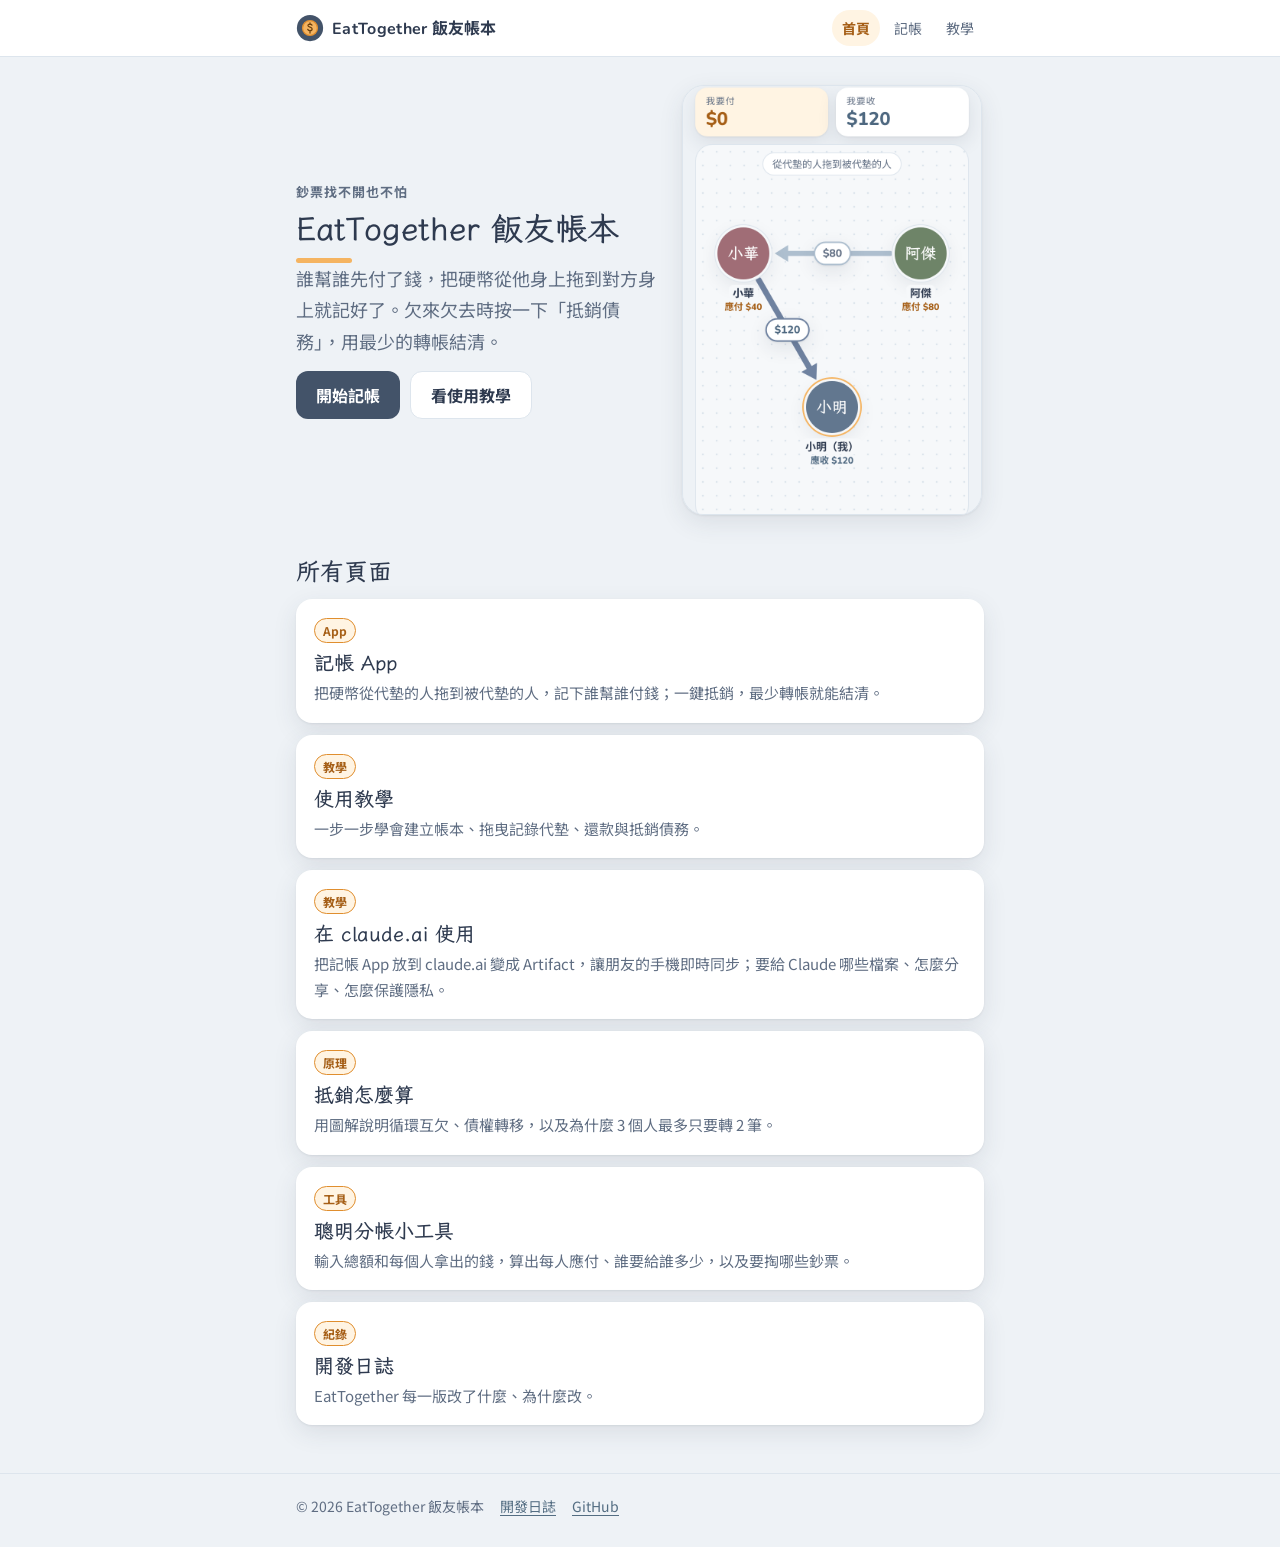
<file: index.html>
<!doctype html>
<html lang="zh-Hant">
<head>
<meta charset="utf-8">
<meta name="viewport" content="width=device-width,initial-scale=1,viewport-fit=cover">
<title>EatTogether 飯友帳本</title>
<meta name="description" content="朋友一起吃飯互相代墊時用的記帳工具：拖曳記帳、一鍵抵銷債務，附教學與原理說明。">
<link rel="icon" href="assets/img/favicon.svg" type="image/svg+xml">
<link rel="preconnect" href="https://fonts.googleapis.com">
<link rel="preconnect" href="https://fonts.gstatic.com" crossorigin>
<link rel="stylesheet" href="https://fonts.googleapis.com/css2?family=LXGW+WenKai+TC:wght@400;700&family=Noto+Sans+TC:wght@400;500;700&family=Nunito:wght@600;800&display=swap">
<link rel="stylesheet" href="assets/css/site.css">
<style>
  .hero { display: grid; gap: 20px; align-items: center; }
  .hero .actions { display: flex; flex-wrap: wrap; gap: 10px; }
  .hero img { max-width: 300px; justify-self: center; border-radius: 22px; box-shadow: var(--shadow); border: 1px solid var(--line); }
  @media (min-width: 640px) { .hero { grid-template-columns: 1.2fr 1fr; } }
</style>
</head>
<body>
<header class="site-header" data-site-header>
  <div class="wrap">
    <a class="brand" href="index.html"><img src="assets/img/favicon.svg" alt=""><span><b>EatTogether</b> 飯友帳本</span></a>
    <nav class="site-nav" aria-label="網站導覽">
      <a href="index.html">首頁</a>
      <a href="app/index.html">記帳</a>
      <a href="pages/guide.html">教學</a>
    </nav>
  </div>
</header>

<main class="page wrap">
  <section class="hero">
    <div>
      <p class="eyebrow">鈔票找不開也不怕</p>
      <h1>EatTogether 飯友帳本</h1>
      <p class="lead">誰幫誰先付了錢，把硬幣從他身上拖到對方身上就記好了。欠來欠去時按一下「抵銷債務」，用最少的轉帳結清。</p>
      <div class="actions">
        <a class="btn" href="app/index.html">開始記帳</a>
        <a class="btn secondary" href="pages/guide.html">看使用教學</a>
      </div>
    </div>
    <img src="assets/img/home-app.png" alt="記帳 App 的關係圖：三個人之間的欠款箭頭" width="300">
  </section>

  <h2>所有頁面</h2>
  <!-- PAGE-LIST:START  這份清單要和 pages.json 一致；新增頁面時兩邊都要改（見 CLAUDE.md） -->
  <ul class="page-list" id="pageList">
      <li><a class="page-card" href="app/index.html"><span class="tag">App</span><h3>記帳 App</h3><p>把硬幣從代墊的人拖到被代墊的人，記下誰幫誰付錢；一鍵抵銷，最少轉帳就能結清。</p></a></li>
      <li><a class="page-card" href="pages/guide.html"><span class="tag">教學</span><h3>使用教學</h3><p>一步一步學會建立帳本、拖曳記錄代墊、還款與抵銷債務。</p></a></li>
      <li><a class="page-card" href="pages/claude-ai.html"><span class="tag">教學</span><h3>在 claude.ai 使用</h3><p>把記帳 App 放到 claude.ai 變成 Artifact，讓朋友的手機即時同步；要給 Claude 哪些檔案、怎麼分享、怎麼保護隱私。</p></a></li>
      <li><a class="page-card" href="pages/algorithm.html"><span class="tag">原理</span><h3>抵銷怎麼算</h3><p>用圖解說明循環互欠、債權轉移，以及為什麼 3 個人最多只要轉 2 筆。</p></a></li>
      <li><a class="page-card" href="pages/split.html"><span class="tag">工具</span><h3>聰明分帳小工具</h3><p>輸入總額和每個人拿出的錢，算出每人應付、誰要給誰多少，以及要掏哪些鈔票。</p></a></li>
      <li><a class="page-card" href="pages/devlog.html"><span class="tag">紀錄</span><h3>開發日誌</h3><p>EatTogether 每一版改了什麼、為什麼改。</p></a></li>
  </ul>
  <!-- PAGE-LIST:END -->
</main>

<footer class="site-footer" data-site-footer>
  <div class="wrap">
    <span>© <span data-year>2026</span> EatTogether 飯友帳本</span>
    <a href="pages/devlog.html">開發日誌</a>
    <a href="https://github.com/twl-Benchen/eat-together">GitHub</a>
  </div>
</footer>
<script src="assets/js/site.js"></script>
</body>
</html>
</file>
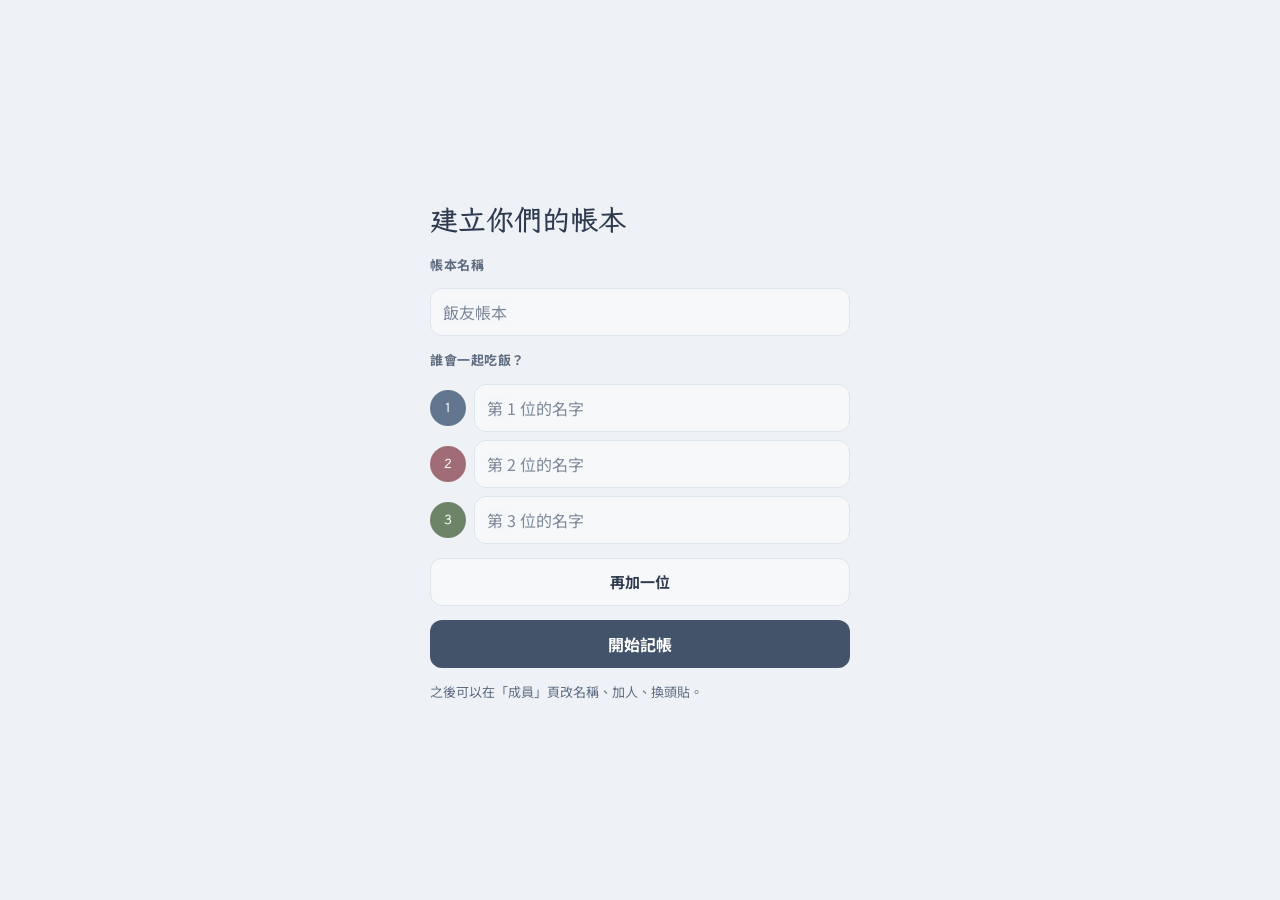
<file: app/index.html>
<!doctype html>
<html lang="zh-Hant">
<head>
<meta charset="utf-8">
<meta name="viewport" content="width=device-width,initial-scale=1,viewport-fit=cover">
<title>飯友帳本 · EatTogether</title>
<meta name="description" content="一起吃飯互相代墊時，把硬幣從代墊的人拖到被代墊的人就能記帳，一鍵抵銷債務。">
<link rel="icon" href="../assets/img/favicon.svg" type="image/svg+xml">
<link rel="preconnect" href="https://fonts.googleapis.com">
<link rel="preconnect" href="https://fonts.gstatic.com" crossorigin>
<link rel="stylesheet" href="https://fonts.googleapis.com/css2?family=LXGW+WenKai+TC:wght@400;700&family=Noto+Sans+TC:wght@400;500;700&family=Nunito:wght@600;800&display=swap">
<style>
:root { padding-top: env(safe-area-inset-top); padding-bottom: env(safe-area-inset-bottom); }
body { margin: 0; }
img { max-width: 100%; }
[hidden] { display: none !important; }
/* Layout: one-screen phone app. Header, my totals, a dotted drag stage that fills the middle,
   the offset action, bottom tabs. Entry, pair and offset panels rise from the bottom edge.
   Palette: Morandi slate blue-gray with apricot as the only warm accent (要付 = apricot, 要收 = blue-gray). */
:root {
  --bg: #EEF2F6;
  --surface: #FFFFFF;
  --surface-2: #F6F8FA;
  --ink: #2E3A4F;
  --muted: #5F6D82;
  --line: #DDE5ED;
  --accent: #435369;
  --accent-ink: #FFFFFF;
  --blue: #536D82;
  --owe: #A65F17;
  --owe-line: #E08E2E;
  --get: #4E6880;
  --get-line: #6F82A0;
  --other-line: #AEBFCF;
  --apricot: #F5B461;
  --cream: #FFF4E3;
  --glow: #B8C8E6;
  --toast-act: #F5B461;
  --on-member: #FFFFFF;
  --m0: #62778F; --m1: #A06D76; --m2: #6E8468; --m3: #A9773A;
  --m4: #7C7499; --m5: #4F7E7E; --m6: #8A7A5A; --m7: #86627C;
  --scrim: rgb(30 40 56 / .42);
  --shadow: 0 1px 2px rgb(46 58 79 / .08), 0 8px 24px rgb(46 58 79 / .10);
  --f-display: "LXGW WenKai TC", "Kaiti TC", "STKaiti", "BiauKai", "KaiTi", serif;
  --f-body: "Noto Sans TC", "PingFang TC", "Heiti TC", "Microsoft JhengHei", system-ui, sans-serif;
  --f-num: "Nunito", "Noto Sans TC", ui-rounded, system-ui, sans-serif;
  --r: 16px;
}
@media (prefers-color-scheme: dark) {
  :root:not([data-theme="light"]) {
    --bg: #161C25; --surface: #1F2732; --surface-2: #252F3B; --ink: #E6ECF2; --muted: #9AA8B8; --line: #334051;
    --accent: #A9BED6; --accent-ink: #142030; --blue: #A9BED6; --owe: #F2B36A; --owe-line: #E8A055;
    --get: #A9BED6; --get-line: #8FA6C4; --other-line: #4F5F73; --apricot: #F5B461; --cream: #3A3226; --glow: #33465E;
    --toast-act: #9A5A12; --scrim: rgb(0 0 0 / .55); --shadow: 0 1px 2px rgb(0 0 0 / .3), 0 8px 24px rgb(0 0 0 / .35);
    color-scheme: dark;
  }
}
:root[data-theme="dark"] {
  --bg: #161C25; --surface: #1F2732; --surface-2: #252F3B; --ink: #E6ECF2; --muted: #9AA8B8; --line: #334051;
  --accent: #A9BED6; --accent-ink: #142030; --blue: #A9BED6; --owe: #F2B36A; --owe-line: #E8A055;
  --get: #A9BED6; --get-line: #8FA6C4; --other-line: #4F5F73; --apricot: #F5B461; --cream: #3A3226; --glow: #33465E;
  --toast-act: #9A5A12; --scrim: rgb(0 0 0 / .55); --shadow: 0 1px 2px rgb(0 0 0 / .3), 0 8px 24px rgb(0 0 0 / .35);
  color-scheme: dark;
}

html { height: 100%; box-sizing: border-box; }
*, *::before, *::after { box-sizing: inherit; }
body {
  height: 100%; overflow: hidden; background: var(--bg); color: var(--ink);
  font-family: var(--f-body); font-size: 15px; line-height: 1.5;
  -webkit-tap-highlight-color: transparent;
}
button, input { font: inherit; color: inherit; }
button { cursor: pointer; }
button:disabled { cursor: default; }
:focus-visible { outline: 3px solid var(--apricot); outline-offset: 2px; }
.gutter { padding-left: max(16px, env(safe-area-inset-left, 0px)); padding-right: max(16px, env(safe-area-inset-right, 0px)); }
.sr-only { position: absolute; width: 1px; height: 1px; padding: 0; margin: -1px; overflow: hidden; clip: rect(0 0 0 0); white-space: nowrap; border: 0; opacity: 0; }

#app { height: 100%; display: flex; flex-direction: column; }

/* header */
.top { display: flex; align-items: center; gap: 10px; padding-block: 10px 4px; min-width: 0; }
.top h1 {
  margin: 0; min-width: 0; flex: 0 1 auto; position: relative; padding-bottom: 6px;
  font-family: var(--f-display); font-weight: 700; font-size: 22px; letter-spacing: .04em; line-height: 1.25;
  overflow: hidden; text-overflow: ellipsis; white-space: nowrap;
}
.top h1::after { content: ""; position: absolute; left: 0; bottom: 0; width: 28px; height: 4px; border-radius: 2px; background: var(--apricot); }
.sync { flex: none; display: inline-flex; align-items: center; gap: 6px; font-size: 12px; color: var(--muted); white-space: nowrap; }
.sync::before { content: ""; width: 7px; height: 7px; border-radius: 50%; background: var(--other-line); }
.sync[data-s="synced"]::before { background: var(--get-line); }
.sync[data-s="saving"]::before, .sync[data-s="syncing"]::before { background: var(--apricot); }
.sync[data-s="stale"]::before, .sync[data-s="error"]::before, .sync[data-s="nodb"]::before { background: var(--owe-line); }
.me-btn {
  margin-left: auto; flex: 0 1 auto; min-width: 0; display: inline-flex; align-items: center; gap: 6px; min-height: 40px;
  padding: 4px 12px 4px 4px; border-radius: 999px; border: 1px solid var(--line); background: var(--surface);
  font-weight: 700; font-size: 14px; max-width: 46%;
}
.me-btn span:last-child { overflow: hidden; text-overflow: ellipsis; white-space: nowrap; }
.banner {
  margin-top: 6px; padding: 8px 12px; border-radius: 10px; font-size: 13px;
  background: var(--cream); border: 1px solid var(--owe-line); color: var(--ink);
}
.banner button { margin-left: 8px; border: 0; background: none; color: var(--owe); font-weight: 700; padding: 0; text-decoration: underline; }

main { flex: 1; min-height: 0; display: flex; flex-direction: column; }
.view { flex: 1; min-height: 0; display: flex; flex-direction: column; }
.scroll { overflow-y: auto; -webkit-overflow-scrolling: touch; padding-block: 8px 28px; }

/* my totals */
.summary { display: grid; grid-template-columns: 1fr 1fr; gap: 10px; padding-block: 8px 6px; }
.stat { background: var(--surface); border-radius: var(--r); padding: 8px 14px; min-width: 0; box-shadow: var(--shadow); }
.stat .k { font-size: 12px; color: var(--muted); letter-spacing: .06em; }
.stat .v { font-family: var(--f-num); font-weight: 800; font-size: 24px; line-height: 1.25; font-variant-numeric: tabular-nums; }
.stat.owe { background: var(--cream); }
.stat.owe .v { color: var(--owe); }
.stat.get .v { color: var(--get); }
.summary .whole { grid-column: 1 / -1; }

/* stage */
.stage-wrap { flex: 1; min-height: 250px; display: flex; padding-block: 4px; }
.stage {
  position: relative; flex: 1; border-radius: 22px; overflow: hidden;
  border: 1px solid var(--line); background-color: var(--surface-2);
  background-image: radial-gradient(var(--line) 1.1px, transparent 1.4px); background-size: 18px 18px;
  touch-action: none; user-select: none; -webkit-user-select: none;
}
.stage svg { position: absolute; inset: 0; width: 100%; height: 100%; pointer-events: none; }
.edge line { stroke-linecap: round; transition: stroke-width .35s ease; }
.e-owe line { stroke: var(--owe-line); } .e-owe path { fill: var(--owe-line); }
.e-get line { stroke: var(--get-line); } .e-get path { fill: var(--get-line); }
.e-other line { stroke: var(--other-line); } .e-other path { fill: var(--other-line); }
#ball { fill: var(--apricot); stroke: var(--owe-line); stroke-width: 2; }
.trail-dot { fill: var(--apricot); }
#ballText { fill: #6B3F0C; font-family: var(--f-num); font-weight: 800; text-anchor: middle; dominant-baseline: central; }

.node {
  position: absolute; left: 0; top: 0; width: 104px; padding: 0; border: 0; background: none;
  display: flex; flex-direction: column; align-items: center; gap: 1px;
  touch-action: none; -webkit-touch-callout: none; user-select: none; -webkit-user-select: none;
  transition: transform .35s cubic-bezier(.2,.8,.2,1);
}
.av, .mini-av {
  display: grid; place-items: center; border-radius: 50%; overflow: hidden; flex: none;
  background: var(--c, var(--muted)); color: var(--on-member); font-family: var(--f-display); font-weight: 700;
}
.av img, .mini-av img { width: 100%; height: 100%; object-fit: cover; display: block; pointer-events: none; -webkit-user-drag: none; }
.av {
  width: var(--d, 68px); height: var(--d, 68px); font-size: calc(var(--d, 68px) * .3); letter-spacing: .02em;
  box-shadow: 0 0 0 3px var(--surface-2), 0 0 0 4px var(--line), var(--shadow);
  transition: transform .15s ease, box-shadow .15s ease;
}
.node.me .av { box-shadow: 0 0 0 3px var(--surface-2), 0 0 0 5px var(--apricot), var(--shadow); }
.node.selected .av, .node.target .av { box-shadow: 0 0 0 3px var(--surface-2), 0 0 0 7px var(--blue), 0 0 22px var(--glow); }
.nm, .nb { background: var(--surface-2); padding: 0 5px; border-radius: 6px; }
.nm { margin-top: 6px; font-weight: 700; font-size: 14px; max-width: 104px; overflow: hidden; text-overflow: ellipsis; white-space: nowrap; }
.nb { font-family: var(--f-num); font-size: 12px; font-weight: 800; color: var(--muted); font-variant-numeric: tabular-nums; line-height: 1.2; }
.nb.pos { color: var(--get); } .nb.neg { color: var(--owe); }

.elabel {
  position: absolute; left: 0; top: 0; min-height: 30px; padding: 3px 10px; border-radius: 999px;
  background: var(--surface); border: 2px solid var(--lc, var(--other-line)); color: var(--lt, var(--muted));
  font-family: var(--f-num); font-weight: 800; font-size: 14px; font-variant-numeric: tabular-nums; line-height: 1.5;
  touch-action: manipulation; white-space: nowrap; box-shadow: var(--shadow);
  transition: transform .35s cubic-bezier(.2,.8,.2,1), opacity .2s;
}
.elabel::before { content: ""; position: absolute; inset: -8px; }
.elabel.e-owe { --lc: var(--owe-line); --lt: var(--owe); background: var(--cream); }
.elabel.e-get { --lc: var(--get-line); --lt: var(--get); }
.stage.dragging .elabel { pointer-events: none; opacity: .45; }

.hint {
  position: absolute; top: 10px; left: 50%; transform: translateX(-50%); max-width: calc(100% - 24px);
  padding: 4px 12px; border-radius: 999px; font-size: 13px; color: var(--muted); background: var(--surface);
  border: 1px solid var(--line); white-space: nowrap; overflow: hidden; text-overflow: ellipsis; pointer-events: none;
}
.hint.strong { background: var(--accent); color: var(--accent-ink); border-color: var(--accent); font-weight: 700; font-size: 14px; }
.stage-empty {
  position: absolute; inset: 0; display: flex; flex-direction: column; align-items: center; justify-content: center;
  gap: 8px; padding: 24px; text-align: center; color: var(--muted);
}
.stage-empty b { color: var(--ink); font-family: var(--f-display); font-size: 20px; }

.offset-row { padding-block: 6px 10px; }
.offset-btn {
  width: 100%; min-height: 52px; border-radius: var(--r); border: 0; background: var(--accent); color: var(--accent-ink);
  font-weight: 700; font-size: 16px; display: flex; align-items: center; justify-content: center; gap: 10px;
}
.offset-btn small { font-weight: 700; font-size: 12px; padding: 1px 8px; border-radius: 999px; background: var(--apricot); color: #2E3A4F; }
.offset-btn:disabled { background: transparent; color: var(--muted); border: 1.5px dashed var(--line); }

/* tabs */
.tabs { display: grid; grid-template-columns: repeat(3, 1fr); border-top: 1px solid var(--line); background: var(--surface); }
.tabs button {
  min-height: 56px; border: 0; background: none; color: var(--muted); font-size: 12px;
  display: flex; flex-direction: column; align-items: center; justify-content: center; gap: 2px;
}
.tabs svg { width: 22px; height: 22px; fill: none; stroke: currentColor; stroke-width: 1.8; stroke-linecap: round; stroke-linejoin: round; }
.tabs button[aria-current="page"] { color: var(--ink); font-weight: 700; }
.tabs button[aria-current="page"] svg { stroke: var(--owe-line); }

/* panels */
.scrim { position: fixed; inset: 0; z-index: 20; background: var(--scrim); opacity: 0; transition: opacity .22s ease; }
.scrim.open { opacity: 1; }
.sheet {
  position: fixed; left: 0; right: 0; bottom: 0; z-index: 21; margin: 0 auto; max-width: 560px;
  max-height: calc(100% - 20px - env(safe-area-inset-top, 0px)); overflow-y: auto; overscroll-behavior: contain;
  background: var(--surface); border-radius: 24px 24px 0 0; box-shadow: 0 -8px 30px rgb(0 0 0 / .2);
  padding-top: 8px; padding-bottom: calc(14px + env(safe-area-inset-bottom, 0px));
  padding-left: max(16px, env(safe-area-inset-left, 0px)); padding-right: max(16px, env(safe-area-inset-right, 0px));
  display: flex; flex-direction: column; gap: 10px;
  transform: translateY(105%); transition: transform .28s cubic-bezier(.2,.8,.2,1);
}
.sheet.open { transform: none; }
.grab { width: 40px; height: 4px; border-radius: 2px; background: var(--line); align-self: center; flex: none; }
.sheet-head { display: flex; align-items: center; gap: 10px; }
.sheet-head h2 { margin: 0; flex: 1; min-width: 0; font-family: var(--f-display); font-size: 20px; text-wrap: balance; }
.icon-btn {
  flex: none; width: 40px; height: 40px; border-radius: 50%; border: 1px solid var(--line); background: var(--surface-2);
  display: grid; place-items: center; font-size: 18px; line-height: 1;
}
.icon-btn svg { width: 18px; height: 18px; fill: none; stroke: currentColor; stroke-width: 2; stroke-linecap: round; stroke-linejoin: round; }

.seg { flex: 1; display: grid; grid-template-columns: 1fr 1fr; padding: 3px; border-radius: 12px; background: var(--surface-2); border: 1px solid var(--line); }
.seg button { min-height: 36px; border: 0; border-radius: 9px; background: none; font-weight: 700; color: var(--muted); }
.seg button[aria-pressed="true"] { background: var(--accent); color: var(--accent-ink); }

.who { display: flex; align-items: center; justify-content: center; gap: 6px 8px; flex-wrap: wrap; }
.pchip {
  display: inline-flex; align-items: center; gap: 6px; padding: 3px 12px 3px 3px; border-radius: 999px;
  background: var(--surface-2); border: 1px solid var(--line); font-weight: 700; max-width: 38%; min-width: 0;
}
.pchip > span:last-child { overflow: hidden; text-overflow: ellipsis; white-space: nowrap; }
.mini-av { width: 28px; height: 28px; font-size: 11px; }
.verb { font-family: var(--f-display); font-size: 20px; font-weight: 700; }

.amount { display: flex; align-items: baseline; justify-content: center; gap: 6px; font-family: var(--f-num); }
.amount .cur { font-size: 16px; font-weight: 800; color: var(--muted); }
.amount b { font-size: 44px; font-weight: 800; line-height: 1.1; font-variant-numeric: tabular-nums; }
.amount.zero b { color: var(--other-line); }

.money { display: grid; grid-template-columns: repeat(4, 1fr); gap: 8px; }
.money button { min-height: 40px; font-family: var(--f-num); font-weight: 800; font-size: 15px; }
.money .coin { border-radius: 999px; border: 2px solid var(--apricot); background: var(--cream); color: var(--ink); }
.money .bill { border-radius: 6px; border: 2px solid var(--get-line); background: var(--surface-2); color: var(--ink); box-shadow: inset 0 0 0 2px var(--surface), inset 0 0 0 3px var(--line); }

.keypad { display: grid; grid-template-columns: repeat(3, 1fr); gap: 6px; }
.keypad button {
  min-height: 46px; border-radius: 12px; border: 1px solid var(--line); background: var(--surface-2);
  font-family: var(--f-num); font-size: 22px; font-weight: 800;
}
.keypad button:active { background: var(--line); }
.keypad .fn { font-family: var(--f-body); font-size: 15px; font-weight: 700; color: var(--muted); }

.note-row { display: flex; gap: 8px; }
.field {
  flex: 1; min-width: 0; min-height: 48px; padding: 0 12px; border-radius: 12px;
  border: 1px solid var(--line); background: var(--surface-2); font-size: 16px;
}
.field::placeholder { color: var(--muted); opacity: .8; }
.primary {
  min-height: 48px; padding: 0 20px; border-radius: 12px; border: 0; background: var(--accent); color: var(--accent-ink);
  font-weight: 700; font-size: 16px; white-space: nowrap;
}
.primary:disabled { opacity: .4; }
.secondary {
  min-height: 48px; padding: 0 16px; border-radius: 12px; border: 1px solid var(--line); background: var(--surface-2);
  font-weight: 700; font-size: 15px; white-space: nowrap;
}
.secondary:disabled { opacity: .45; }
.btn-row { display: flex; gap: 8px; }
.btn-row > * { flex: 1; }

/* pair panel */
.pair-amt { text-align: center; }
.pair-amt b { font-family: var(--f-num); font-weight: 800; font-size: 36px; font-variant-numeric: tabular-nums; color: var(--owe); }
.mini-list { list-style: none; margin: 0; padding: 0; border-radius: 12px; background: var(--surface-2); }
.mini-list li { display: flex; gap: 10px; align-items: baseline; padding: 9px 12px; font-size: 14px; }
.mini-list li + li { border-top: 1px solid var(--line); }
.mini-list .d { color: var(--muted); font-size: 12px; flex: none; width: 40px; font-family: var(--f-num); }
.mini-list .t { flex: 1; min-width: 0; overflow: hidden; text-overflow: ellipsis; white-space: nowrap; }
.mini-list .a { font-family: var(--f-num); font-weight: 800; font-variant-numeric: tabular-nums; text-align: right; }
.mini-list .a small { display: block; font-size: 11px; font-weight: 600; color: var(--muted); }
.muted { color: var(--muted); }
.small { font-size: 13px; }

/* offset panel */
.lede { margin: 0; color: var(--muted); font-size: 14px; }
.cmp { display: grid; gap: 10px; }
.cmp h3 { margin: 0 0 4px; font-size: 12px; letter-spacing: .06em; color: var(--muted); font-weight: 700; }
.flow { list-style: none; margin: 0; padding: 0; display: flex; flex-direction: column; gap: 6px; }
.flow li {
  display: flex; align-items: center; gap: 6px; padding: 6px 10px; border-radius: 10px; background: var(--surface-2);
  font-size: 14px; min-width: 0;
}
.flow .nmx { font-weight: 700; overflow: hidden; text-overflow: ellipsis; white-space: nowrap; min-width: 0; }
.flow .verb2 { color: var(--muted); flex: none; font-size: 13px; }
.flow .a { margin-left: auto; font-family: var(--f-num); font-weight: 800; font-variant-numeric: tabular-nums; flex: none; }
.flow .tag { flex: none; }
.flow li.gone { opacity: .55; }
.flow li.gone .a { text-decoration: line-through; }
.saving { margin: 0; font-weight: 700; color: var(--ink); text-align: center; }
.saving span { background: var(--cream); padding: 2px 10px; border-radius: 999px; }
.nets { display: flex; flex-wrap: wrap; gap: 6px; }
.nets span { font-size: 12px; padding: 2px 8px; border-radius: 999px; border: 1px solid var(--line); }

/* history */
.day { margin: 18px 0 6px; font-size: 12px; font-weight: 700; letter-spacing: .06em; color: var(--muted); }
.day:first-child { margin-top: 4px; }
.rows { list-style: none; margin: 0; padding: 0; background: var(--surface); border-radius: var(--r); box-shadow: var(--shadow); }
.row { display: grid; grid-template-columns: auto 1fr auto; gap: 4px 10px; align-items: center; padding: 10px 12px; }
.row + .row { border-top: 1px solid var(--line); }
.row .main { min-width: 0; }
.row .line { font-size: 15px; overflow-wrap: anywhere; }
.row .meta { font-size: 12px; color: var(--muted); overflow-wrap: anywhere; }
.row .side { display: flex; flex-direction: column; align-items: flex-end; gap: 4px; }
.row .amt { font-family: var(--f-num); font-weight: 800; font-size: 16px; font-variant-numeric: tabular-nums; }
.row.voided .main, .row.voided .amt { opacity: .45; text-decoration: line-through; }
.tag { font-size: 11px; font-weight: 700; padding: 1px 6px; border-radius: 6px; border: 1px solid currentColor; white-space: nowrap; }
.tag.debt { color: var(--owe); background: var(--cream); border-color: var(--owe-line); }
.tag.repay { color: var(--get); } .tag.offset { color: var(--muted); } .tag.new { color: var(--owe); background: var(--cream); border-color: var(--owe-line); }
.tag.base { color: var(--accent-ink); background: var(--accent); border-color: var(--accent); }
.mini-btn {
  position: relative; min-height: 30px; padding: 0 10px; border-radius: 8px; border: 1px solid var(--line);
  background: var(--surface-2); font-size: 12px; font-weight: 700;
}
.mini-btn::before { content: ""; position: absolute; inset: -7px -4px; }
.mini-btn:disabled { opacity: .45; }
.empty-note { margin: 24px 0; text-align: center; color: var(--muted); text-wrap: balance; }
.more { display: block; margin: 12px auto 0; }

/* people */
.section-title { margin: 18px 0 8px; font-size: 12px; font-weight: 700; letter-spacing: .06em; color: var(--muted); }
.section-title:first-child { margin-top: 4px; }
.card { background: var(--surface); border-radius: var(--r); padding: 12px; box-shadow: var(--shadow); }
.flat { padding: 0; }
.pick { display: flex; flex-wrap: wrap; gap: 8px; }
.pick button { display: inline-flex; align-items: center; gap: 6px; min-height: 40px; padding: 3px 12px 3px 4px; border-radius: 999px; border: 1px solid var(--line); background: var(--surface-2); font-weight: 700; max-width: 100%; }
.pick button span:last-child { overflow: hidden; text-overflow: ellipsis; white-space: nowrap; }
.pick button[aria-pressed="true"] { border-color: var(--apricot); box-shadow: 0 0 0 2px var(--apricot); background: var(--cream); }
.prow { display: grid; grid-template-columns: auto minmax(0, 1fr) auto; gap: 10px; align-items: center; padding: 10px 12px; }
.prow + .prow { border-top: 1px solid var(--line); }
.prow .field { width: 100%; min-height: 40px; font-weight: 700; }
.prow .sub { font-size: 12px; color: var(--muted); margin-top: 3px; display: flex; flex-wrap: wrap; gap: 2px 8px; align-items: center; }
.prow .sub button { border: 0; background: none; padding: 0; color: var(--owe); font-weight: 700; font-size: 12px; text-decoration: underline; }
.av-btn { position: relative; width: 48px; height: 48px; padding: 0; border: 0; background: none; border-radius: 50%; flex: none; }
.av-btn .av { --d: 48px; box-shadow: none; font-size: 15px; }
.av-btn .cam {
  position: absolute; right: -3px; bottom: -3px; width: 22px; height: 22px; border-radius: 50%;
  display: grid; place-items: center; background: var(--surface); color: var(--ink); box-shadow: 0 0 0 1px var(--line);
}
.av-btn .cam svg { width: 13px; height: 13px; fill: none; stroke: currentColor; stroke-width: 2; stroke-linecap: round; stroke-linejoin: round; }
.av-btn.busy .av { opacity: .45; }
.av-btn:disabled { cursor: default; }
.title-row, .add-row { display: flex; gap: 8px; }
.link-btn { display: inline-flex; align-items: center; min-height: 40px; text-decoration: none; color: var(--ink); }
.add-row { margin-top: 10px; }
.steps { margin: 6px 0 0; padding-left: 20px; font-size: 14px; display: flex; flex-direction: column; gap: 4px; }
.steps b { color: var(--owe); }

/* full-screen flows */
.overlay {
  position: fixed; inset: 0; z-index: 30; background: var(--bg); overflow-y: auto;
  display: flex; align-items: center; justify-content: center;
  padding-top: calc(24px + env(safe-area-inset-top, 0px)); padding-bottom: calc(24px + env(safe-area-inset-bottom, 0px));
  padding-left: max(16px, env(safe-area-inset-left, 0px)); padding-right: max(16px, env(safe-area-inset-right, 0px));
}
.panel { width: 100%; max-width: 420px; display: flex; flex-direction: column; gap: 14px; margin: auto 0; }
.panel h2 { margin: 0; font-family: var(--f-display); font-size: 28px; text-wrap: balance; }
.panel p { margin: 0; color: var(--muted); }
.panel label { font-size: 13px; font-weight: 700; color: var(--muted); letter-spacing: .04em; }
.ob-list { display: flex; flex-direction: column; gap: 8px; }
.ob-item { display: flex; gap: 8px; align-items: center; }
.ob-item .mini-av { width: 36px; height: 36px; font-size: 13px; }
.big-pick { display: grid; grid-template-columns: repeat(auto-fill, minmax(120px, 1fr)); gap: 10px; }
.big-pick button {
  display: flex; flex-direction: column; align-items: center; gap: 8px; padding: 14px 8px; border-radius: var(--r);
  border: 1px solid var(--line); background: var(--surface); font-weight: 700; min-width: 0;
}
.big-pick .av { --d: 56px; }
.big-pick span:last-child { max-width: 100%; overflow: hidden; text-overflow: ellipsis; white-space: nowrap; }

.toast {
  position: fixed; left: 50%; top: calc(8px + env(safe-area-inset-top, 0px)); z-index: 40;
  transform: translateX(-50%); width: max-content; max-width: calc(100% - 32px);
  display: flex; align-items: center; gap: 12px; padding: 8px 8px 8px 14px; border-radius: 12px;
  background: var(--ink); color: var(--bg); box-shadow: var(--shadow); font-size: 14px;
}
.toast button { min-height: 36px; padding: 0 10px; border: 0; border-radius: 8px; background: none; color: var(--toast-act); font-weight: 700; }
.toast button:empty { display: none; }

@media (min-width: 640px) {
  .cmp { grid-template-columns: 1fr 1fr; }
}
@media (max-height: 620px) {
  .sheet { gap: 8px; }
  .keypad button { min-height: 42px; }
  .amount b { font-size: 38px; }
  .money button { min-height: 38px; }
}
@media (prefers-reduced-motion: reduce) {
  *, *::before, *::after { transition: none !important; animation: none !important; }
}
</style>
</head>
<body>
<div id="app">
  <header class="top gutter">
    <h1 id="appTitle">飯友帳本</h1>
    <span id="sync" class="sync" data-s="loading" role="status">連線中…</span>
    <button id="meBtn" class="me-btn" type="button" hidden></button>
  </header>
  <div class="gutter"><div id="banner" class="banner" hidden></div></div>

  <main>
    <section id="view-graph" class="view" aria-label="關係圖">
      <div id="summary" class="summary gutter"></div>
      <div class="stage-wrap gutter">
        <div id="stage" class="stage">
          <svg id="links" aria-hidden="true">
            <g id="edgeG"></g>
            <g id="coin" hidden>
              <g id="trail"></g>
              <circle id="ball" r="14"></circle>
              <text id="ballText">$</text>
            </g>
          </svg>
          <div id="labels"></div>
          <div id="nodes"></div>
          <div id="stageEmpty" class="stage-empty" hidden></div>
          <div id="hint" class="hint" aria-live="polite"></div>
        </div>
      </div>
      <div class="offset-row gutter">
        <button id="offsetBtn" class="offset-btn" type="button" disabled>抵銷債務</button>
      </div>
    </section>

    <section id="view-log" class="view scroll gutter" aria-label="紀錄" hidden></section>
    <section id="view-people" class="view scroll gutter" aria-label="成員" hidden></section>
  </main>

  <nav class="tabs gutter" aria-label="分頁">
    <button type="button" data-tab="graph" aria-current="page">
      <svg viewBox="0 0 24 24"><circle cx="12" cy="5" r="2.6"></circle><circle cx="5" cy="18" r="2.6"></circle><circle cx="19" cy="18" r="2.6"></circle><path d="M10.7 7.3 6.3 15.7M13.3 7.3l4.4 8.4M7.6 18h8.8"></path></svg>
      關係圖
    </button>
    <button type="button" data-tab="log">
      <svg viewBox="0 0 24 24"><path d="M9 6h11M9 12h11M9 18h11"></path><circle cx="4.5" cy="6" r="1.2"></circle><circle cx="4.5" cy="12" r="1.2"></circle><circle cx="4.5" cy="18" r="1.2"></circle></svg>
      紀錄
    </button>
    <button type="button" data-tab="people">
      <svg viewBox="0 0 24 24"><circle cx="9" cy="8" r="3.2"></circle><path d="M3 20c0-3.3 2.7-6 6-6s6 2.7 6 6"></path><circle cx="17" cy="9" r="2.6"></circle><path d="M16.2 14.2c2.8.4 4.8 2.8 4.8 5.8"></path></svg>
      成員
    </button>
  </nav>
</div>

<div id="scrim" class="scrim" hidden></div>
<input type="file" id="photoInput" class="sr-only" accept="image/*" tabindex="-1" aria-hidden="true">
<input type="file" id="importInput" class="sr-only" accept="application/json,.json" tabindex="-1" aria-hidden="true">

<!-- 記一筆 -->
<section id="entrySheet" class="sheet" role="dialog" aria-modal="true" aria-label="記一筆" tabindex="-1" hidden>
  <div class="grab"></div>
  <div class="sheet-head">
    <div class="seg" role="group" aria-label="類型">
      <button type="button" id="kindAdvance" aria-pressed="true">代墊</button>
      <button type="button" id="kindRepay" aria-pressed="false">還款</button>
    </div>
    <button type="button" class="icon-btn" data-close aria-label="關閉"><svg viewBox="0 0 24 24"><path d="M6 6l12 12M18 6 6 18"></path></svg></button>
  </div>
  <div class="who">
    <span id="giverChip" class="pchip"></span>
    <span id="verb" class="verb">幫</span>
    <span id="receiverChip" class="pchip"></span>
    <span id="verbTail" class="verb">代墊</span>
    <button type="button" id="swapBtn" class="icon-btn" aria-label="對調方向"><svg viewBox="0 0 24 24"><path d="M7 7h12l-3-3M17 17H5l3 3"></path></svg></button>
  </div>
  <div id="amountOut" class="amount zero" aria-live="polite"><span class="cur">NT$</span><b>0</b></div>
  <div class="money" aria-label="快速加金額">
    <button type="button" class="coin" data-add="10">+10</button>
    <button type="button" class="coin" data-add="50">+50</button>
    <button type="button" class="bill" data-add="100">+100</button>
    <button type="button" class="bill" data-add="500">+500</button>
  </div>
  <div class="keypad" aria-label="數字鍵盤">
    <button type="button" data-k="1">1</button><button type="button" data-k="2">2</button><button type="button" data-k="3">3</button>
    <button type="button" data-k="4">4</button><button type="button" data-k="5">5</button><button type="button" data-k="6">6</button>
    <button type="button" data-k="7">7</button><button type="button" data-k="8">8</button><button type="button" data-k="9">9</button>
    <button type="button" data-k="C" class="fn">清除</button><button type="button" data-k="0">0</button><button type="button" data-k="B" class="fn" aria-label="刪一位">⌫</button>
  </div>
  <div class="note-row">
    <input id="noteInput" class="field" maxlength="30" placeholder="備註：吃飯" aria-label="備註" autocomplete="off">
    <button type="button" id="saveEntry" class="primary" disabled>記下來</button>
  </div>
</section>

<!-- 兩人之間 -->
<section id="pairSheet" class="sheet" role="dialog" aria-modal="true" aria-label="兩人之間的帳" tabindex="-1" hidden>
  <div class="grab"></div>
  <div class="sheet-head">
    <h2 id="pairTitle"></h2>
    <button type="button" class="icon-btn" data-close aria-label="關閉"><svg viewBox="0 0 24 24"><path d="M6 6l12 12M18 6 6 18"></path></svg></button>
  </div>
  <div id="pairAmt" class="pair-amt"></div>
  <ul id="pairList" class="mini-list" aria-label="還沒還的項目"></ul>
  <div class="btn-row">
    <button type="button" id="pairPartial" class="secondary">還一部分</button>
    <button type="button" id="pairSettle" class="primary">全部還清</button>
  </div>
  <button type="button" id="pairMore" class="secondary">再記一筆代墊</button>
</section>

<!-- 抵銷 -->
<section id="offsetSheet" class="sheet" role="dialog" aria-modal="true" aria-label="抵銷債務" tabindex="-1" hidden>
  <div class="grab"></div>
  <div class="sheet-head">
    <h2>抵銷債務</h2>
    <button type="button" class="icon-btn" data-close aria-label="關閉"><svg viewBox="0 0 24 24"><path d="M6 6l12 12M18 6 6 18"></path></svg></button>
  </div>
  <p class="lede">每個人最後要付、要收的總額都不變，只是改成比較少的轉帳。3 天內可以在「紀錄」撤銷，3 天後之前的紀錄會整理成一筆結算。</p>
  <div class="cmp">
    <div><h3 id="beforeTitle"></h3><ul id="beforeList" class="flow"></ul></div>
    <div><h3 id="afterTitle"></h3><ul id="afterList" class="flow"></ul></div>
  </div>
  <p class="saving"><span id="savingLine"></span></p>
  <div id="netLine" class="nets"></div>
  <div class="btn-row">
    <button type="button" class="secondary" data-close>先不要</button>
    <button type="button" id="confirmOffset" class="primary">確認抵銷</button>
  </div>
</section>

<!-- 第一次使用 -->
<div id="onboard" class="overlay" hidden>
  <form id="obForm" class="panel" autocomplete="off">
    <h2>建立你們的帳本</h2>
    <label for="obTitle">帳本名稱</label>
    <input id="obTitle" class="field" maxlength="16" placeholder="飯友帳本">
    <label>誰會一起吃飯？</label>
    <div id="obList" class="ob-list"></div>
    <button type="button" id="obAdd" class="secondary">再加一位</button>
    <button type="submit" id="obGo" class="primary">開始記帳</button>
    <p class="small">之後可以在「成員」頁改名稱、加人、換頭貼。</p>
    <p id="obMsg" class="small" hidden></p>
  </form>
</div>

<!-- 你是誰 -->
<div id="picker" class="overlay" hidden>
  <div class="panel">
    <h2>你是哪一位？</h2>
    <p>只會記在這支手機上，用來顯示「你要付、你要收」。之後可以在「成員」頁更改。</p>
    <div id="pickList" class="big-pick"></div>
    <button type="button" id="pickLater" class="secondary">先不選，只看帳</button>
  </div>
</div>

<div id="toast" class="toast" role="status" hidden><span id="toastText"></span><button type="button" id="toastBtn"></button></div>

<script src="ledger.js"></script>
<script src="store.js"></script>
<script>
(() => {
  "use strict";
  const L = window.Ledger;
  const $ = (sel) => document.querySelector(sel);
  const SVGNS = "http://www.w3.org/2000/svg";
  const MAX_MEMBERS = 8;
  const ME_KEY = "fanyou.me";
  const DEFAULT_TITLE = "飯友帳本";
  const READONLY_MSG = "你目前只能查看。請擁有者在分享設定把你設為「編輯者」。";
  const motionOK = !window.matchMedia || !window.matchMedia("(prefers-reduced-motion: reduce)").matches;

  // ---------- small helpers ----------
  function h(tag, props, ...kids) {
    const el = document.createElement(tag);
    if (props) for (const k in props) {
      const v = props[k];
      if (v == null || v === false) continue;
      if (k === "class") el.className = v;
      else if (k === "text") el.textContent = v;
      else if (k === "style") el.setAttribute("style", v);
      else if (k.startsWith("on")) el.addEventListener(k.slice(2), v);
      else el.setAttribute(k, v === true ? "" : v);
    }
    for (const c of kids.flat()) if (c != null && c !== false) el.append(c.nodeType ? c : String(c));
    return el;
  }
  function svg(tag, attrs) {
    const el = document.createElementNS(SVGNS, tag);
    for (const k in attrs || {}) el.setAttribute(k, attrs[k]);
    return el;
  }
  const local = {
    get(k) { try { return localStorage.getItem(k); } catch (e) { return null; } },
    set(k, v) { try { v == null ? localStorage.removeItem(k) : localStorage.setItem(k, v); } catch (e) {} },
  };
  const sleep = (ms) => new Promise((r) => setTimeout(r, ms));
  const clamp = (v, a, b) => Math.min(b, Math.max(a, v));
  const money = (n) => "$" + Math.abs(n).toLocaleString("en-US");
  function shortName(name) {
    const chars = Array.from((name || "?").trim() || "?");
    const cjk = /[㐀-鿿豈-﫿]/.test(chars.join(""));
    if (chars.length <= 2 || (!cjk && chars.length <= 3)) return chars.join("");
    return cjk ? chars.slice(-2).join("") : chars.slice(0, 2).join("").toUpperCase();
  }
  const colorVar = (m) => "var(--m" + (((m && m.color) | 0) % 8) + ")";
  function nameOf(id) { const m = memberById(id); return (m && m.name) || "（已刪除）"; }
  function vibrate(ms) { try { navigator.vibrate && navigator.vibrate(ms || 12); } catch (e) {} }

  // 頭像：有頭貼就放照片，載入失敗或沒有就顯示名字縮寫
  const badPhotos = new Set();
  function photoId(m) {
    const p = m && m.photo;
    return typeof p === "string" && /^[A-Za-z0-9_-]{8,80}$/.test(p) && !badPhotos.has(p) ? p : null;
  }
  function fillAvatar(el, m) {
    el.style.setProperty("--c", colorVar(m));
    const pid = photoId(m);
    const label = shortName(m ? m.name : "?");
    const key = (pid || "") + "|" + label;
    if (el.dataset.k === key) return;
    el.dataset.k = key;
    el.replaceChildren();
    if (pid) {
      const src = state.localMode ? window.EatStore.local.blobUrl(pid) : "/_blob/" + pid;
      if (!src) { badPhotos.add(pid); el.textContent = label; return; }
      const img = h("img", { src, alt: "", draggable: "false" });
      img.addEventListener("error", () => { badPhotos.add(pid); scheduleRender(); });
      el.append(img);
    } else el.textContent = label;
  }
  function miniAv(id, extraClass) {
    const el = h("span", { class: "mini-av" + (extraClass ? " " + extraClass : ""), "aria-hidden": "true" });
    fillAvatar(el, memberById(id));
    return el;
  }

  // ---------- state ----------
  const state = {
    db: null, user: null, assets: null,
    members: [], entries: [], title: "",
    me: local.get(ME_KEY),
    membersReady: false, entriesReady: false,
    confirmed: false, stale: false, pending: false, fromCache: false, error: false, nodb: false,
    readOnly: false, isOwner: false, localMode: false,
    tab: "graph", selected: null, logLimit: 80,
    skippedPicker: false, uploading: new Set(),
  };
  let derived = { edges: [], bal: {}, plan: null, byId: new Map(), live: [] };
  function memberById(id) { return derived.byId.get(id) || null; }
  function activeMembers() { return state.members.filter((m) => !m.archived); }
  const displayTitle = () => (state.title || "").trim() || DEFAULT_TITLE;

  function derive() {
    const byId = new Map(state.members.map((m) => [m.id, m]));
    const edges = L.pairwise(state.entries);
    derived = { byId, edges, bal: L.balances(edges), plan: L.plan(state.entries), live: L.live(state.entries) };
  }

  // ---------- rendering ----------
  let renderQueued = false;
  function scheduleRender() {
    if (renderQueued) return;
    renderQueued = true;
    requestAnimationFrame(() => { renderQueued = false; renderAll(); });
  }

  function renderAll() {
    derive();
    renderStatus();
    renderHeader();
    renderSummary();
    if (state.tab === "graph") renderStage();
    renderOffsetBtn();
    if (state.tab === "log") renderLog();
    if (state.tab === "people") renderPeople();
    renderOverlays();
    if (openSheet === "pair") renderPair();
    if (openSheet === "entry") renderEntry();
    maybeCompact();
  }

  function renderStatus() {
    const el = $("#sync");
    let s = "loading", t = "連線中…";
    if (state.nodb) { s = "nodb"; t = "未連線"; }
    else if (state.error) { s = "error"; t = "連線中斷"; }
    else if (!state.confirmed) { if (state.stale) { s = "stale"; t = "連不上"; } }
    else if (state.pending) { s = "saving"; t = "儲存中…"; }
    else if (state.fromCache) { s = "syncing"; t = "同步中…"; }
    else if (state.localMode) { s = "synced"; t = "本機模式"; }
    else { s = "synced"; t = state.readOnly ? "唯讀" : "已同步"; }
    el.dataset.s = s;
    el.textContent = t;

    const banner = $("#banner");
    banner.replaceChildren();
    let msg = null, action = null;
    if (state.error) { msg = "和共享帳本的連線中斷了。"; action = ["重新連線", resubscribe]; }
    else if (!state.confirmed && state.stale) msg = "連不上共享帳本，畫面上的資料可能不是最新的。";
    else if (state.readOnly) msg = READONLY_MSG;
    if (msg) {
      banner.append(msg);
      if (action) banner.append(h("button", { type: "button", onclick: action[1], text: action[0] }));
    }
    banner.hidden = !msg;
  }

  function renderHeader() {
    const t = displayTitle();
    $("#appTitle").textContent = t;
    if (document.title !== t) document.title = t;
    const btn = $("#meBtn");
    const m = memberById(state.me);
    btn.hidden = !state.membersReady || activeMembers().length === 0;
    btn.replaceChildren();
    if (m) btn.append(miniAv(m.id), h("span", { text: "我是 " + m.name }));
    else btn.append(h("span", { text: "選擇我是誰" }));
  }

  function renderSummary() {
    const box = $("#summary");
    box.replaceChildren();
    const me = memberById(state.me);
    if (state.nodb) {
      box.append(h("div", { class: "stat whole" }, h("div", { class: "k", text: "沒有連上共享帳本" }), h("div", { class: "v muted", text: "—" })));
      return;
    }
    if (!state.confirmed && !state.membersReady) {
      box.append(h("div", { class: "stat whole" }, h("div", { class: "k", text: "讀取帳本中" }), h("div", { class: "v muted", text: "…" })));
      return;
    }
    if (me) {
      let owe = 0, get = 0;
      for (const e of derived.edges) { if (e.from === me.id) owe += e.amount; if (e.to === me.id) get += e.amount; }
      box.append(
        h("div", { class: "stat owe" }, h("div", { class: "k", text: "我要付" }), h("div", { class: "v", text: money(owe) })),
        h("div", { class: "stat get" }, h("div", { class: "k", text: "我要收" }), h("div", { class: "v", text: money(get) }))
      );
    } else {
      const total = L.totalFlow(derived.edges);
      box.append(h("div", { class: "stat whole" },
        h("div", { class: "k", text: derived.edges.length ? `目前 ${derived.edges.length} 筆欠款` : "目前沒有欠款" }),
        h("div", { class: "v", text: money(total) })));
    }
  }

  // stage --------------------------------------------------------
  const nodeEls = new Map();
  const edgeEls = new Map();
  const labelEls = new Map();
  let lay = { pos: {}, D: 68, R: 34 };

  function stageMembers() {
    const involved = new Set();
    for (const e of derived.edges) { involved.add(e.from); involved.add(e.to); }
    let list = state.members.filter((m) => !m.archived || involved.has(m.id));
    const i = list.findIndex((m) => m.id === state.me);
    if (i > 0) list = list.slice(i).concat(list.slice(0, i));
    return list;
  }

  function computeLayout(list, w, hgt) {
    const n = list.length;
    const D = n <= 4 ? 68 : n <= 6 ? 58 : 50;
    const R = D / 2;
    const LABEL_H = 42, HALF_W = 52, PAD = 10, TOP = 44;
    const pos = {};
    if (n === 1) { pos[list[0].id] = { x: w / 2, y: (hgt + TOP - LABEL_H) / 2 }; return { pos, D, R }; }
    const unit = list.map((m, i) => {
      const a = Math.PI / 2 + (i * 2 * Math.PI) / n;
      return { id: m.id, x: Math.cos(a), y: Math.sin(a) };
    });
    let minX = Infinity, maxX = -Infinity, minY = Infinity, maxY = -Infinity;
    for (const u of unit) { minX = Math.min(minX, u.x); maxX = Math.max(maxX, u.x); minY = Math.min(minY, u.y); maxY = Math.max(maxY, u.y); }
    const spanX = maxX - minX, spanY = maxY - minY;
    const availX = w - 2 * Math.max(HALF_W, R) - 2 * PAD;
    const availY = hgt - TOP - PAD - D - LABEL_H;
    const r = Math.max(36, Math.min(spanX > 1e-6 ? availX / spanX : 1e9, spanY > 1e-6 ? availY / spanY : 1e9, 170));
    const ox = w / 2 - ((minX + maxX) / 2) * r;
    const oy = TOP + R + Math.max(0, (availY - spanY * r) / 2) - minY * r;
    for (const u of unit) pos[u.id] = { x: ox + u.x * r, y: oy + u.y * r };
    return { pos, D, R };
  }

  function renderStage() {
    const stage = $("#stage");
    const w = stage.clientWidth, hgt = stage.clientHeight;
    const list = stageMembers();
    const empty = $("#stageEmpty");

    empty.replaceChildren();
    if (state.nodb) {
      empty.append(h("b", { text: "無法開啟共享帳本" }),
        h("span", { text: "請用 claude.ai 開啟這個頁面並登入。如果是朋友分享給你的，請對方在分享設定把你加為「編輯者」。" }));
    } else if (!state.membersReady) {
      empty.append(h("span", { text: "讀取帳本中…" }));
    } else if (list.length === 0) {
      empty.append(h("b", { text: "還沒有成員" }), h("span", { text: state.readOnly ? "請擁有者先打開帳本設定成員。" : "先輸入一起吃飯的人。" }));
    }
    empty.hidden = !empty.childNodes.length;

    if (!fx) lay = computeLayout(list, w, hgt); // 拖曳動畫進行中不要移動位置
    const me = state.me;

    const seen = new Set();
    for (const m of list) {
      seen.add(m.id);
      let el = nodeEls.get(m.id);
      if (!el) {
        el = h("button", { type: "button", class: "node", "data-id": m.id },
          h("span", { class: "av" }), h("span", { class: "nm" }), h("span", { class: "nb" }));
        el.addEventListener("pointerdown", onNodeDown);
        el.addEventListener("pointermove", onNodeMove);
        el.addEventListener("pointerup", onNodeUp);
        el.addEventListener("pointercancel", onNodeCancel);
        el.addEventListener("click", (ev) => { if (ev.detail === 0) onNodeTap(m.id); });
        el.addEventListener("contextmenu", (ev) => ev.preventDefault());
        $("#nodes").append(el);
        nodeEls.set(m.id, el);
      }
      const p = lay.pos[m.id];
      if (!p) continue;
      el.style.transform = `translate(${p.x - 52}px, ${p.y - lay.R}px)`;
      const av = el.children[0];
      av.style.setProperty("--d", lay.D + "px");
      fillAvatar(av, m);
      el.children[1].textContent = m.id === me ? m.name + "（我）" : m.name;
      const b = derived.bal[m.id] || 0;
      const nb = el.children[2];
      nb.className = "nb" + (b > 0 ? " pos" : b < 0 ? " neg" : "");
      nb.textContent = b > 0 ? "應收 " + money(b) : b < 0 ? "應付 " + money(b) : "結清";
      el.classList.toggle("me", m.id === me);
      el.classList.toggle("selected", state.selected === m.id);
      el.setAttribute("aria-label", `${m.name}，${nb.textContent}。拖到另一個人身上，記錄幫他代墊。`);
    }
    for (const [id, el] of nodeEls) if (!seen.has(id)) { el.remove(); nodeEls.delete(id); }

    renderEdges();
    renderHint();
  }

  // 我是代墊的人＝要收；我是被代墊的人＝要付
  function edgeClass(e) { return e.to === state.me ? "e-get" : e.from === state.me ? "e-owe" : "e-other"; }

  function renderEdges() {
    const g = $("#edgeG");
    const seen = new Set();
    const maxAmt = Math.max(1, ...derived.edges.map((e) => e.amount));
    const segs = [];
    for (const e of derived.edges) {
      // 箭頭＝誰要給誰錢：從欠錢的人（e.from）指向收錢的人（e.to）
      const a = lay.pos[e.from], b = lay.pos[e.to];
      if (!a || !b) continue;
      const key = e.from + ">" + e.to;
      seen.add(key);
      const dx = b.x - a.x, dy = b.y - a.y, len = Math.hypot(dx, dy) || 1;
      const ux = dx / len, uy = dy / len;
      const sw = 2.5 + 5 * Math.sqrt(e.amount / maxAmt);
      const headL = 9 + sw * 1.3, half = 5 + sw * 0.9;
      const x1 = a.x + ux * (lay.R + 6), y1 = a.y + uy * (lay.R + 6);
      const tx = b.x - ux * (lay.R + 7), ty = b.y - uy * (lay.R + 7);
      const x2 = tx - ux * headL * 0.7, y2 = ty - uy * headL * 0.7;
      const bx = tx - ux * headL, by = ty - uy * headL;
      const cls = edgeClass(e);

      let rec = edgeEls.get(key);
      const fresh = !rec;
      if (!rec) {
        const grp = svg("g");
        const line = svg("line");
        const head = svg("path");
        grp.append(line, head);
        g.append(grp);
        rec = { grp, line, head };
        edgeEls.set(key, rec);
      }
      rec.grp.setAttribute("class", "edge " + cls);
      rec.line.setAttribute("x1", x1); rec.line.setAttribute("y1", y1);
      rec.line.setAttribute("x2", x2); rec.line.setAttribute("y2", y2);
      rec.line.style.strokeWidth = sw;
      rec.head.setAttribute("d", `M${tx},${ty} L${bx - uy * half},${by + ux * half} L${bx + uy * half},${by - ux * half} Z`);
      if (fresh && motionOK && rec.line.animate) {
        const l = Math.hypot(x2 - x1, y2 - y1);
        rec.line.style.strokeDasharray = l;
        const anim = rec.line.animate([{ strokeDashoffset: l }, { strokeDashoffset: 0 }], { duration: 420, easing: "cubic-bezier(.2,.8,.2,1)" });
        anim.onfinish = () => { rec.line.style.strokeDasharray = ""; };
        rec.head.animate([{ opacity: 0 }, { opacity: 0, offset: 0.7 }, { opacity: 1 }], { duration: 420 });
      }

      let lab = labelEls.get(key);
      const prevText = lab && lab.textContent;
      if (!lab) {
        lab = h("button", { type: "button", class: "elabel" });
        lab.addEventListener("click", () => openPair(e.from, e.to));
        $("#labels").append(lab);
        labelEls.set(key, lab);
        if (motionOK && lab.animate) lab.animate([{ opacity: 0 }, { opacity: 1 }], { duration: 300, delay: 200, fill: "backwards" });
      }
      lab.className = "elabel " + cls;
      lab.textContent = money(e.amount);
      lab.setAttribute("aria-label", `${nameOf(e.from)} 要給 ${nameOf(e.to)} ${e.amount} 元，查看明細`);
      if (prevText && prevText !== lab.textContent && motionOK && lab.animate) {
        lab.animate([{ scale: 1 }, { scale: 1.18 }, { scale: 1 }], { duration: 380 });
      }
      segs.push({ key, lab, x1, y1, x2: tx, y2: ty, t: 0.5, w: lab.offsetWidth, h: lab.offsetHeight });
    }
    for (const [key, rec] of edgeEls) if (!seen.has(key)) {
      edgeEls.delete(key);
      if (motionOK && rec.grp.animate) rec.grp.animate([{ opacity: 1 }, { opacity: 0 }], { duration: 320 }).onfinish = () => rec.grp.remove();
      else rec.grp.remove();
    }
    for (const [key, lab] of labelEls) if (!seen.has(key)) {
      labelEls.delete(key);
      if (motionOK && lab.animate) lab.animate([{ opacity: 1, scale: 1 }, { opacity: 0, scale: 0.6 }], { duration: 300 }).onfinish = () => lab.remove();
      else lab.remove();
    }
    placeLabels(segs);
  }

  // 標籤放在線段上；互相重疊時沿著各自的線推開
  function placeLabels(segs) {
    const at = (s) => ({ x: s.x1 + (s.x2 - s.x1) * s.t, y: s.y1 + (s.y2 - s.y1) * s.t });
    const overlap = (a, b) => {
      const pa = at(a), pb = at(b);
      return Math.abs(pa.x - pb.x) < (a.w + b.w) / 2 + 4 && Math.abs(pa.y - pb.y) < (a.h + b.h) / 2 + 4;
    };
    for (let iter = 0; iter < 40; iter++) {
      let moved = false;
      for (let i = 0; i < segs.length; i++) for (let j = i + 1; j < segs.length; j++) {
        const a = segs[i], b = segs[j];
        if (!overlap(a, b)) continue;
        moved = true;
        const pa = at(a), pb = at(b);
        for (const [s, other] of [[a, pb], [b, pa]]) {
          const p = at(s);
          const dirx = s.x2 - s.x1, diry = s.y2 - s.y1;
          const away = (p.x - other.x) * dirx + (p.y - other.y) * diry;
          s.t = clamp(s.t + (away >= 0 ? 0.03 : -0.03), 0.26, 0.74);
        }
      }
      if (!moved) break;
    }
    for (const s of segs) {
      const p = at(s);
      s.lab.style.transform = `translate(${p.x - s.w / 2}px, ${p.y - s.h / 2}px)`;
    }
  }

  function renderHint(text, strong) {
    const el = $("#hint");
    if (text === undefined) {
      const n = stageMembers().length;
      if (state.nodb || !state.membersReady || n < 2) { el.hidden = true; return; }
      if (state.readOnly) text = "唯讀模式：只能查看";
      else if (state.selected) text = `${nameOf(state.selected)} 幫誰代墊？點那個人`;
      else text = "從代墊的人拖到被代墊的人";
    }
    el.hidden = false;
    el.textContent = text;
    el.classList.toggle("strong", !!strong || !!state.selected);
  }

  function renderOffsetBtn() {
    const btn = $("#offsetBtn");
    const p = derived.plan;
    btn.replaceChildren();
    if (p && p.useful) {
      btn.disabled = state.readOnly;
      btn.append("抵銷債務", h("small", { text: p.savedCount > 0 ? `可少轉 ${p.savedCount} 筆` : `少流動 ${money(p.savedFlow)}` }));
    } else {
      btn.disabled = true;
      btn.append(derived.edges.length ? "已經是最少的轉帳了" : "目前沒有欠款");
    }
  }

  // ---------- 硬幣拋物線拖曳 ----------
  // 從代墊的人身上拉出一枚硬幣跟著手指走（後面拖著殘影）；放開後硬幣沿弧線飛進對方頭像。
  // 頭像本身和外框都不變形。
  let drag = null;   // 手指狀態
  let fx = null;     // 動畫狀態 {src, ball:{x,y,vx,vy}, mode, target, trail, flight, onDone}
  let rafId = 0;
  const TRAIL = 5;

  function hitNode(x, y, except) {
    let best = null, bestD = Infinity;
    for (const id in lay.pos) {
      if (id === except) continue;
      const p = lay.pos[id];
      const d = Math.hypot(p.x - x, p.y - y);
      if (d < lay.R + 24 && d < bestD) { best = id; bestD = d; }
    }
    return best;
  }

  function avOf(id) { const el = nodeEls.get(id); return el && el.children[0]; }

  function startFx(srcId, x, y) {
    const src = lay.pos[srcId];
    const r = Math.round(lay.R * 0.42);
    const ball = $("#ball");
    ball.setAttribute("r", r);
    $("#ballText").style.fontSize = Math.round(r * 1.15) + "px";
    const trail = $("#trail");
    trail.replaceChildren();
    for (let i = 0; i < TRAIL; i++) trail.append(svg("circle", { class: "trail-dot", r: Math.max(2, r * (0.75 - i * 0.12)) }));
    const start = src ? { x: src.x, y: src.y } : { x, y };
    fx = { src: srcId, r, ball: { x: start.x, y: start.y, vx: 0, vy: 0 }, mode: "drag", target: null, last: 0, hist: [], flight: null, onDone: null };
    $("#coin").removeAttribute("hidden"); // SVG 元素沒有 .hidden 屬性，要直接改 attribute
    if (!rafId) rafId = requestAnimationFrame(tick);
  }

  function bounce(id) {
    const av = avOf(id);
    if (!av || !motionOK || !av.animate) return;
    av.animate([{ transform: "scale(1)" }, { transform: "scale(1.08)" }, { transform: "scale(.98)" }, { transform: "scale(1)" }],
      { duration: 360, easing: "ease-out" });
  }

  function step(b, tx, ty, k, c, dt) {
    const ax = k * (tx - b.x) - c * b.vx;
    const ay = k * (ty - b.y) - c * b.vy;
    b.vx += ax * dt; b.vy += ay * dt;
    b.x += b.vx * dt; b.y += b.vy * dt;
  }

  const easeInOut = (t) => (t < 0.5 ? 2 * t * t : 1 - Math.pow(-2 * t + 2, 2) / 2);

  // 從目前位置沿二次貝茲弧線飛到 to；弧頂往上抬約距離的 25%
  function launch(to, ms, fade, onDone) {
    const b = fx.ball;
    const from = { x: b.x, y: b.y };
    const dist = Math.hypot(to.x - from.x, to.y - from.y);
    const ctrl = { x: (from.x + to.x) / 2, y: Math.min(from.y, to.y) - Math.max(30, dist * 0.25) };
    fx.flight = { from, to, ctrl, t0: 0, ms: Math.max(220, Math.min(ms, 260 + dist * 0.6)), fade, onDone };
  }

  function tick(ts) {
    rafId = 0;
    if (!fx) return;
    const dt = Math.min(1 / 30, fx.last ? (ts - fx.last) / 1000 : 1 / 60);
    fx.last = ts;
    const b = fx.ball;
    let scale = 1, opacity = 1;

    if (fx.mode === "drag") {
      let tx = drag ? drag.fx : b.x, ty = drag ? drag.fy : b.y;
      if (fx.target && lay.pos[fx.target]) {
        const t = lay.pos[fx.target];
        tx += (t.x - tx) * 0.3; ty += (t.y - ty) * 0.3;   // 輕微磁吸
      }
      step(b, tx, ty, 520, 34, dt);
    } else {
      if (!fx.flight) {
        if (fx.mode === "toTarget" && lay.pos[fx.target]) {
          const tgt = fx.target, done = fx.onDone;
          launch(lay.pos[tgt], 380, false, () => { bounce(tgt); vibrate(18); if (done) setTimeout(done, motionOK ? 140 : 0); });
        } else {
          const src = lay.pos[fx.src];
          if (!src) { stopFx(); return; }
          launch(src, 340, true, null);
        }
      }
      const f = fx.flight;
      if (!f.t0) f.t0 = ts;
      const t = Math.min(1, (ts - f.t0) / f.ms), e = easeInOut(t), u = 1 - e;
      b.x = u * u * f.from.x + 2 * u * e * f.ctrl.x + e * e * f.to.x;
      b.y = u * u * f.from.y + 2 * u * e * f.ctrl.y + e * e * f.to.y;
      scale = 1 - 0.3 * e;
      if (f.fade) opacity = 1 - e * 0.9;
      if (t >= 1) { const done = f.onDone; stopFx(); if (done) done(); return; }
    }

    fx.hist.unshift({ x: b.x, y: b.y });
    if (fx.hist.length > TRAIL * 2 + 1) fx.hist.length = TRAIL * 2 + 1;
    drawFx(scale, opacity);
    rafId = requestAnimationFrame(tick);
  }

  function drawFx(scale, opacity) {
    if (!fx) return;
    const b = fx.ball;
    const ball = $("#ball");
    ball.setAttribute("cx", b.x.toFixed(1));
    ball.setAttribute("cy", b.y.toFixed(1));
    ball.setAttribute("r", (fx.r * scale).toFixed(1));
    $("#ballText").setAttribute("x", b.x.toFixed(1));
    $("#ballText").setAttribute("y", b.y.toFixed(1));
    $("#ballText").style.fontSize = Math.round(fx.r * 1.15 * scale) + "px";
    $("#coin").style.opacity = opacity;
    const dots = $("#trail").children;
    for (let i = 0; i < dots.length; i++) {
      const p = fx.hist[(i + 1) * 2] || fx.hist[fx.hist.length - 1] || b;
      dots[i].setAttribute("cx", p.x.toFixed(1));
      dots[i].setAttribute("cy", p.y.toFixed(1));
      const far = Math.hypot(p.x - b.x, p.y - b.y);
      dots[i].style.opacity = far < 2 ? 0 : (0.45 - i * 0.08) * opacity;
    }
  }

  function stopFx() {
    if (rafId) { cancelAnimationFrame(rafId); rafId = 0; }
    fx = null;
    $("#coin").setAttribute("hidden", "");
    $("#coin").style.opacity = "";
  }

  function onNodeDown(ev) {
    if (ev.pointerType === "mouse" && ev.button !== 0) return;
    if (fx) stopFx();
    const id = ev.currentTarget.dataset.id;
    const rect = $("#stage").getBoundingClientRect();
    drag = { id, pid: ev.pointerId, x0: ev.clientX, y0: ev.clientY, rect, moved: false, target: null, fx: 0, fy: 0 };
    try { ev.currentTarget.setPointerCapture(ev.pointerId); } catch (e) {}
  }
  function onNodeMove(ev) {
    if (!drag || ev.pointerId !== drag.pid) return;
    if (state.readOnly) return;
    const dx = ev.clientX - drag.x0, dy = ev.clientY - drag.y0;
    const x = ev.clientX - drag.rect.left, y = ev.clientY - drag.rect.top;
    drag.fx = x; drag.fy = y;
    if (!drag.moved) {
      if (Math.hypot(dx, dy) < 8) return;
      drag.moved = true;
      state.selected = null;
      $("#stage").classList.add("dragging");
      nodeEls.forEach((el) => el.classList.remove("selected"));
      if (motionOK) startFx(drag.id, x, y);
    }
    const t = hitNode(x, y, drag.id);
    if (t !== drag.target) {
      if (drag.target && nodeEls.get(drag.target)) nodeEls.get(drag.target).classList.remove("target");
      if (t && nodeEls.get(t)) { nodeEls.get(t).classList.add("target"); vibrate(6); }
      drag.target = t;
      if (fx) fx.target = t;
    }
    if (fx && !rafId) rafId = requestAnimationFrame(tick);
    renderHint(t ? `放開：${nameOf(drag.id)} 幫 ${nameOf(t)} 代墊` : `${nameOf(drag.id)} 幫誰代墊？拖到那個人身上`, !!t);
  }
  function endDrag() {
    $("#stage").classList.remove("dragging");
    nodeEls.forEach((el) => el.classList.remove("target"));
  }
  function onNodeUp(ev) {
    if (!drag || ev.pointerId !== drag.pid) return;
    const d = drag;
    drag = null;
    endDrag();
    if (!d.moved) { onNodeTap(d.id); return; }
    renderHint();
    const open = () => openEntry({ kind: "advance", giver: d.id, receiver: d.target });
    if (!fx) { if (d.target) { vibrate(18); open(); } return; }
    if (d.target) { fx.mode = "toTarget"; fx.target = d.target; fx.onDone = open; }
    else { fx.mode = "return"; }
    if (!rafId) rafId = requestAnimationFrame(tick);
  }
  function onNodeCancel() {
    drag = null;
    endDrag();
    if (fx) { fx.mode = "return"; if (!rafId) rafId = requestAnimationFrame(tick); }
    renderHint();
  }

  function onNodeTap(id) {
    if (state.readOnly) { toast(READONLY_MSG); return; }
    if (!state.selected) state.selected = id;
    else if (state.selected === id) state.selected = null;
    else { const giver = state.selected; state.selected = null; openEntry({ kind: "advance", giver, receiver: id }); }
    nodeEls.forEach((el, nid) => el.classList.toggle("selected", nid === state.selected));
    renderHint();
  }
  $("#stage").addEventListener("pointerdown", (ev) => {
    if (ev.target === ev.currentTarget || ev.target.id === "links") {
      if (state.selected) { state.selected = null; nodeEls.forEach((el) => el.classList.remove("selected")); renderHint(); }
    }
  });

  // ---------- sheets ----------
  let openSheet = null;
  const sheets = { entry: $("#entrySheet"), pair: $("#pairSheet"), offset: $("#offsetSheet") };
  let lastFocus = null;
  function showSheet(name) {
    if (openSheet && openSheet !== name) hideSheet(true);
    const el = sheets[name], scrim = $("#scrim");
    openSheet = name;
    lastFocus = document.activeElement;
    el.hidden = false; scrim.hidden = false;
    requestAnimationFrame(() => requestAnimationFrame(() => {
      if (openSheet !== name) return;
      el.classList.add("open"); scrim.classList.add("open");
    }));
    el.focus({ preventScroll: true });
  }
  function hideSheet(instant) {
    if (!openSheet) return;
    const el = sheets[openSheet], scrim = $("#scrim");
    openSheet = null;
    el.classList.remove("open"); scrim.classList.remove("open");
    const done = () => { if (!el.classList.contains("open")) el.hidden = true; if (!openSheet) scrim.hidden = true; };
    if (instant || !motionOK) done(); else setTimeout(done, 300);
    if (lastFocus && lastFocus.focus && document.contains(lastFocus)) lastFocus.focus({ preventScroll: true });
  }
  // 只有在背景上「按下又放開」才關閉，避免打開面板的那一下點擊（ghost click）把它立刻關掉
  let scrimDown = false;
  $("#scrim").addEventListener("pointerdown", () => { scrimDown = true; });
  $("#scrim").addEventListener("click", () => { if (scrimDown) hideSheet(); scrimDown = false; });
  document.querySelectorAll("[data-close]").forEach((b) => b.addEventListener("click", () => hideSheet()));
  document.addEventListener("keydown", (ev) => {
    if (ev.key === "Escape" && openSheet) { hideSheet(); return; }
    if (openSheet === "entry" && document.activeElement !== $("#noteInput")) {
      if (/^[0-9]$/.test(ev.key)) { press(ev.key); ev.preventDefault(); }
      else if (ev.key === "Backspace") { press("B"); ev.preventDefault(); }
      else if (ev.key === "Enter") { saveEntry(); ev.preventDefault(); }
    }
  });

  // entry ---------------------------------------------------------
  // 草稿：giver 是付出錢的人（代墊或還款），receiver 是收到的人
  let draft = null;
  function openEntry(opts) {
    if (state.readOnly) { toast(READONLY_MSG); return; }
    if (!opts.giver || !opts.receiver) return;
    draft = { kind: opts.kind || "advance", giver: opts.giver, receiver: opts.receiver, amount: opts.amount || 0 };
    $("#noteInput").value = "";
    renderEntry();
    showSheet("entry");
  }
  function renderEntry() {
    if (!draft) return;
    const adv = draft.kind === "advance";
    $("#kindAdvance").setAttribute("aria-pressed", String(adv));
    $("#kindRepay").setAttribute("aria-pressed", String(!adv));
    $("#giverChip").replaceChildren(miniAv(draft.giver), h("span", { text: nameOf(draft.giver) }));
    $("#receiverChip").replaceChildren(miniAv(draft.receiver), h("span", { text: nameOf(draft.receiver) }));
    $("#verb").textContent = adv ? "幫" : "還給";
    $("#verbTail").hidden = !adv;
    const out = $("#amountOut");
    out.querySelector("b").textContent = draft.amount.toLocaleString("en-US");
    out.classList.toggle("zero", !draft.amount);
    $("#noteInput").placeholder = adv ? "備註：吃飯" : "備註：還錢";
    const save = $("#saveEntry");
    save.disabled = !draft.amount;
    save.textContent = adv ? "記下來" : "記錄還款";
  }
  function press(k) {
    if (!draft) return;
    if (k === "C") draft.amount = 0;
    else if (k === "B") draft.amount = Math.floor(draft.amount / 10);
    else { const n = draft.amount * 10 + Number(k); if (n <= 999999) draft.amount = n; }
    renderEntry();
  }
  $("#entrySheet .keypad").addEventListener("click", (ev) => { const b = ev.target.closest("[data-k]"); if (b) press(b.dataset.k); });
  $("#entrySheet .money").addEventListener("click", (ev) => {
    const b = ev.target.closest("[data-add]");
    if (!b || !draft) return;
    draft.amount = Math.min(999999, draft.amount + Number(b.dataset.add));
    renderEntry();
  });
  $("#kindAdvance").addEventListener("click", () => { draft.kind = "advance"; renderEntry(); });
  $("#kindRepay").addEventListener("click", () => { draft.kind = "repay"; renderEntry(); });
  $("#swapBtn").addEventListener("click", () => { [draft.giver, draft.receiver] = [draft.receiver, draft.giver]; renderEntry(); });
  $("#saveEntry").addEventListener("click", saveEntry);
  $("#noteInput").addEventListener("keydown", (ev) => { if (ev.key === "Enter") { ev.preventDefault(); saveEntry(); } });

  async function saveEntry() {
    if (!draft || !draft.amount) return;
    const d = draft;
    const adv = d.kind === "advance";
    const note = $("#noteInput").value.trim() || (adv ? "吃飯" : "還錢");
    // 代墊：receiver 欠 giver；還款：giver 還給 receiver
    const body = adv
      ? { type: "debt", from: d.receiver, to: d.giver, amount: d.amount }
      : { type: "repay", from: d.giver, to: d.receiver, amount: d.amount };
    Object.assign(body, { note, createdBy: state.me || null, createdAt: Date.now(), voided: false });
    const ref = state.db.collection("entries").doc();
    draft = null;
    hideSheet();
    const ok = await write(() => ref.set(body));
    if (ok) {
      const what = adv ? `${nameOf(d.giver)} 幫 ${nameOf(d.receiver)} 代墊` : `${nameOf(d.giver)} 還 ${nameOf(d.receiver)}`;
      toast(`已記下：${what} ${money(d.amount)}`, "復原", () => setVoided(ref.id, true));
    }
  }

  // pair ------------------------------------------------------------
  let pair = null; // { debtor, creditor }
  function openPair(debtor, creditor) { pair = { debtor, creditor }; renderPair(); showSheet("pair"); }
  function pairAmount(debtor, creditor) {
    for (const e of derived.edges) {
      if (e.from === debtor && e.to === creditor) return e.amount;
      if (e.from === creditor && e.to === debtor) return -e.amount;
    }
    return 0;
  }
  function itemLabel(it) {
    if (it.source === "offset") return "抵銷轉入";
    if (it.source === "baseline") return "結算前餘額";
    if (it.source === "repay") return "多還的部分";
    return it.note || "代墊";
  }
  function renderPair() {
    if (!pair) return;
    let { debtor, creditor } = pair;
    let amt = pairAmount(debtor, creditor);
    if (amt < 0) { [debtor, creditor] = [creditor, debtor]; amt = -amt; pair = { debtor, creditor }; }
    $("#pairTitle").textContent = amt ? `${nameOf(debtor)} 要還 ${nameOf(creditor)}` : `${nameOf(debtor)} 和 ${nameOf(creditor)} 已結清`;
    $("#pairAmt").replaceChildren(h("b", { text: money(amt) }));
    const list = $("#pairList");
    list.replaceChildren();
    const open = L.openItems(state.entries, debtor, creditor);
    const items = open.items.slice().sort((a, b) => b.createdAt - a.createdAt);
    for (const it of items.slice(0, 8)) {
      list.append(h("li", null,
        h("span", { class: "d", text: shortDate(it.createdAt) }),
        h("span", { class: "t", text: itemLabel(it) }),
        h("span", { class: "a" }, money(it.remaining), it.remaining < it.original ? h("small", { text: `原本 ${money(it.original)}` }) : null)));
    }
    if (items.length > 8) list.append(h("li", { class: "muted small" }, `還有 ${items.length - 8} 筆更早的`));
    list.hidden = !items.length;
    $("#pairSettle").disabled = !amt || state.readOnly;
    $("#pairPartial").disabled = !amt || state.readOnly;
    $("#pairMore").disabled = state.readOnly;
  }
  $("#pairSettle").addEventListener("click", async () => {
    const amt = pairAmount(pair.debtor, pair.creditor);
    if (amt <= 0) return;
    const { debtor, creditor } = pair;
    const ref = state.db.collection("entries").doc();
    hideSheet();
    const ok = await write(() => ref.set({ type: "repay", from: debtor, to: creditor, amount: amt, note: "還清", createdBy: state.me || null, createdAt: Date.now(), voided: false }));
    if (ok) toast(`${nameOf(debtor)} 已還清 ${nameOf(creditor)} ${money(amt)}`, "復原", () => setVoided(ref.id, true));
  });
  $("#pairPartial").addEventListener("click", () => openEntry({ kind: "repay", giver: pair.debtor, receiver: pair.creditor }));
  $("#pairMore").addEventListener("click", () => openEntry({ kind: "advance", giver: pair.creditor, receiver: pair.debtor }));

  // offset ----------------------------------------------------------
  function flowRow(e, tag, gone) {
    return h("li", { class: gone ? "gone" : null },
      miniAv(e.from), h("span", { class: "nmx", text: nameOf(e.from) }),
      h("span", { class: "verb2", text: "要還" }),
      miniAv(e.to), h("span", { class: "nmx", text: nameOf(e.to) }),
      tag ? h("span", { class: "tag " + tag[0], text: tag[1] }) : null,
      h("span", { class: "a", text: money(e.amount) }));
  }
  function openOffset() {
    const p = derived.plan;
    if (!p || !p.useful) return;
    const before = new Map(p.current.map((e) => [e.from + ">" + e.to, e.amount]));
    const after = new Map(p.target.map((e) => [e.from + ">" + e.to, e.amount]));
    $("#beforeTitle").textContent = `現在 · ${p.current.length} 筆`;
    $("#afterTitle").textContent = `抵銷後 · ${p.target.length} 筆`;
    $("#beforeList").replaceChildren(...p.current.map((e) => {
      const gone = !after.has(e.from + ">" + e.to);
      return flowRow(e, gone ? ["offset", "消掉"] : null, gone);
    }));
    $("#afterList").replaceChildren(...(p.target.length ? p.target.map((e) => {
      const was = before.get(e.from + ">" + e.to);
      const tag = was == null ? ["new", "債權轉移"] : was > e.amount ? ["repay", "變少"] : null;
      return flowRow(e, tag, false);
    }) : [h("li", null, h("span", { class: "nmx", text: "全部互相抵掉，大家都結清了" }))]));
    const parts = [];
    if (p.savedCount > 0) parts.push(`少轉 ${p.savedCount} 筆`);
    if (p.savedFlow > 0) parts.push(`總共少流動 ${money(p.savedFlow)}`);
    $("#savingLine").textContent = parts.join("，");
    const nets = $("#netLine");
    nets.replaceChildren();
    for (const id in derived.bal) {
      const b = derived.bal[id];
      if (!b) continue;
      nets.append(h("span", { style: "color:var(" + (b > 0 ? "--get" : "--owe") + ")", text: `${nameOf(id)} ${b > 0 ? "收" : "付"} ${money(b)}` }));
    }
    $("#confirmOffset").disabled = state.readOnly;
    showSheet("offset");
  }
  $("#offsetBtn").addEventListener("click", openOffset);
  $("#confirmOffset").addEventListener("click", async () => {
    const p = L.plan(state.entries);
    hideSheet();
    if (!p.useful) { toast("帳已經更新，目前沒有可以抵銷的。"); return; }
    const ref = state.db.collection("entries").doc();
    const ok = await write(() => ref.set({
      type: "offset", items: p.items, before: p.current, after: p.target,
      note: "抵銷債務", createdBy: state.me || null, createdAt: Date.now(), voided: false,
    }));
    if (ok) toast(`已抵銷：${p.current.length} 筆變 ${p.target.length} 筆`, "復原", () => setVoided(ref.id, true));
  });

  // ---------- 抵銷滿 3 天後整理成結算 ----------
  let compactTried = false;
  async function maybeCompact() {
    if (compactTried || !state.confirmed || state.readOnly || !state.db || state.nodb) return;
    compactTried = true;
    try {
      let plan = L.compactionPlan(state.entries, Date.now());
      if (!plan && !L.staleIds(state.entries).length) return;
      const lock = await state.db.doc("meta/compact").acquire({ holder: "c-" + Math.random().toString(36).slice(2), ttlMs: 30000 });
      if (!lock || !lock.acquired) return;
      plan = L.compactionPlan(state.entries, Date.now());
      let all = state.entries;
      if (plan) {
        // 先寫結算：從這一刻起舊紀錄就不再計算，就算後面刪到一半中斷也不會算錯
        await state.db.doc("entries/" + plan.id).set(plan.doc);
        all = all.filter((e) => e.id !== plan.id).concat([Object.assign({ id: plan.id }, plan.doc)]);
      }
      for (const id of L.staleIds(all)) await state.db.doc("entries/" + id).delete();
    } catch (e) {
      // 下次開啟時會再試
    }
  }

  // ---------- writes ----------
  async function write(op) {
    if (!state.db) { toast("沒有連上共享帳本，這筆沒有存到。"); return false; }
    if (state.readOnly) { toast(READONLY_MSG); return false; }
    for (let attempt = 0; attempt < 2; attempt++) {
      try { await op(); return true; }
      catch (e) {
        const code = e && e.code;
        if (code === "unavailable" && attempt === 0) { await sleep(400 + Math.random() * 600); continue; }
        if (code === "invalid_argument" || code === "not_granted") { setReadOnly(); toast(READONLY_MSG); }
        else if (code === "quota_exceeded") toast("帳本存滿了，這筆沒有存到。");
        else if (code === "resource_exhausted") toast("操作太快了，等幾秒再試一次。");
        else toast("這筆沒有存到，請確認網路後再試一次。");
        return false;
      }
    }
    return false;
  }
  async function setVoided(id, voided) {
    const ok = await write(() => state.db.doc("entries/" + id).update({ voided, voidedBy: state.me || null, voidedAt: Date.now() }));
    if (ok) toast(voided ? "已撤銷這筆" : "已恢復這筆", voided ? "恢復" : null, voided ? () => setVoided(id, false) : null);
  }
  function setReadOnly() {
    if (state.readOnly) return;
    state.readOnly = true;
    if (openSheet) hideSheet(true);
    scheduleRender();
  }

  // ---------- toast ----------
  let toastTimer = null, toastAction = null;
  function toast(text, actLabel, act) {
    $("#toastText").textContent = text;
    $("#toastBtn").textContent = act ? actLabel : "";
    toastAction = act || null;
    $("#toast").hidden = false;
    clearTimeout(toastTimer);
    toastTimer = setTimeout(() => { $("#toast").hidden = true; toastAction = null; }, act ? 6000 : 3500);
  }
  $("#toastBtn").addEventListener("click", () => {
    const a = toastAction;
    $("#toast").hidden = true; toastAction = null;
    if (a) a();
  });

  // ---------- history ----------
  const WD = "日一二三四五六";
  function dayKey(t) { const d = new Date(t); return d.getFullYear() + "-" + d.getMonth() + "-" + d.getDate(); }
  function dayLabel(t) {
    const d = new Date(t), now = new Date();
    const y = new Date(now); y.setDate(now.getDate() - 1);
    if (dayKey(t) === dayKey(now)) return "今天";
    if (dayKey(t) === dayKey(y)) return "昨天";
    const base = `${d.getMonth() + 1} 月 ${d.getDate()} 日 週${WD[d.getDay()]}`;
    return d.getFullYear() === now.getFullYear() ? base : d.getFullYear() + " 年 " + base;
  }
  function hhmm(t) { const d = new Date(t); return String(d.getHours()).padStart(2, "0") + ":" + String(d.getMinutes()).padStart(2, "0"); }
  function shortDate(t) { const d = new Date(t); return `${d.getMonth() + 1}/${d.getDate()}`; }
  const owesText = (list) => list.map((x) => `${nameOf(x.from)} 要還 ${nameOf(x.to)} ${money(x.amount)}`).join("、");

  function renderLog() {
    const view = $("#view-log");
    view.replaceChildren();
    const list = derived.live.slice().sort((a, b) => (b.createdAt || 0) - (a.createdAt || 0) || (a.type === "baseline" ? 1 : -1));
    if (!list.length) {
      view.append(h("p", { class: "empty-note", text: state.entriesReady ? "還沒有紀錄。到「關係圖」把代墊的人拖到被代墊的人，就能記第一筆。" : "讀取紀錄中…" }));
      return;
    }
    let curKey = null, ul = null;
    for (const e of list.slice(0, state.logLimit)) {
      const k = dayKey(e.createdAt || 0);
      if (k !== curKey) {
        curKey = k;
        view.append(h("h3", { class: "day", text: dayLabel(e.createdAt || 0) }));
        ul = h("ul", { class: "rows" });
        view.append(ul);
      }
      ul.append(logRow(e));
    }
    if (list.length > state.logLimit) {
      view.append(h("button", { type: "button", class: "secondary more", text: `顯示更早的 ${list.length - state.logLimit} 筆`, onclick: () => { state.logLimit += 100; renderLog(); } }));
    }
  }
  function logRow(e) {
    let tag, line, amt = "", meta = [], canUndo = true;
    if (e.type === "baseline") {
      tag = h("span", { class: "tag base", text: "結算" });
      line = h("div", { class: "line", text: `較早的紀錄已整理（到 ${shortDate(e.asOf || e.createdAt || 0)}）` });
      meta.push((e.items && e.items.length) ? "當時：" + owesText(e.items) : "當時大家都結清");
      canUndo = false;
    } else if (e.type === "offset") {
      tag = h("span", { class: "tag offset", text: "抵銷" });
      const b = (e.before || []).length, a = (e.after || []).length;
      line = h("div", { class: "line", text: e.before ? `抵銷債務：${b} 筆變 ${a} 筆` : "抵銷債務" });
      if (e.after && e.after.length) meta.push("之後：" + owesText(e.after));
      else if (e.after) meta.push("之後：大家都結清");
      if (!e.voided) meta.push(`${shortDate((e.createdAt || 0) + L.COMPACT_AFTER)} 整理`);
    } else {
      const adv = e.type === "debt";
      tag = h("span", { class: "tag " + (adv ? "debt" : "repay"), text: adv ? "代墊" : "還款" });
      line = adv
        ? h("div", { class: "line" }, h("b", { text: nameOf(e.to) }), " 幫 ", h("b", { text: nameOf(e.from) }), " 代墊")
        : h("div", { class: "line" }, h("b", { text: nameOf(e.from) }), " 還給 ", h("b", { text: nameOf(e.to) }));
      amt = money(e.amount || 0);
      if (e.note) meta.push(e.note);
    }
    if (e.type !== "baseline") meta.push(((e.createdBy ? nameOf(e.createdBy) + " 記 " : "") + hhmm(e.createdAt || 0)).trim());
    if (e.voided) meta.push("已撤銷" + (e.voidedBy ? `（${nameOf(e.voidedBy)}）` : ""));
    const btn = state.readOnly || !canUndo ? null : h("button", {
      type: "button", class: "mini-btn", text: e.voided ? "恢復" : "撤銷",
      "aria-label": (e.voided ? "恢復" : "撤銷") + "這筆紀錄",
      onclick: () => setVoided(e.id, !e.voided),
    });
    return h("li", { class: "row" + (e.voided ? " voided" : "") },
      tag,
      h("div", { class: "main" }, line, h("div", { class: "meta", text: meta.join(" · ") })),
      h("div", { class: "side" }, amt ? h("span", { class: "amt", text: amt }) : null, btn));
  }

  // ---------- people ----------
  const CAM_SVG = '<svg viewBox="0 0 24 24"><path d="M4 8h3l2-2.5h6L17 8h3v11H4z"></path><circle cx="12" cy="13" r="3.4"></circle></svg>';
  function renderPeople() {
    const view = $("#view-people");
    const fe = document.activeElement;
    const keep = fe && fe.tagName === "INPUT" && view.contains(fe) ? { id: fe.id, value: fe.value, a: fe.selectionStart, b: fe.selectionEnd } : null;
    const drafts = {};
    for (const id of ["newMemberName", "titleInput"]) { const el = document.getElementById(id); if (el && el.dataset.dirty) drafts[id] = el.value; }
    view.replaceChildren();
    const act = activeMembers();
    const edges = derived.edges;
    const involved = (id) => edges.some((e) => e.from === id || e.to === id);
    const canUpload = !!state.assets && !state.readOnly;

    // 帳本名稱
    view.append(h("h3", { class: "section-title", text: "帳本名稱" }));
    const tIn = h("input", { class: "field", id: "titleInput", maxlength: "16", placeholder: DEFAULT_TITLE, "aria-label": "帳本名稱", autocomplete: "off", disabled: state.readOnly || null });
    tIn.value = state.title || "";
    tIn.addEventListener("input", () => { tIn.dataset.dirty = "1"; });
    tIn.addEventListener("keydown", (ev) => { if (ev.key === "Enter") saveTitle(tIn.value); });
    view.append(h("div", { class: "card" }, h("div", { class: "title-row" }, tIn,
      state.readOnly ? null : h("button", { type: "button", class: "primary", text: "儲存", onclick: () => saveTitle(tIn.value) }))));

    view.append(h("h3", { class: "section-title", text: "這支手機是誰在用" }));
    const pick = h("div", { class: "pick" });
    for (const m of act) {
      pick.append(h("button", { type: "button", "aria-pressed": String(m.id === state.me), onclick: () => setMe(m.id) }, miniAv(m.id), h("span", { text: m.name })));
    }
    if (!act.length) pick.append(h("span", { class: "muted small", text: "還沒有成員" }));
    view.append(h("div", { class: "card" }, pick));

    view.append(h("h3", { class: "section-title", text: `成員（${act.length}/${MAX_MEMBERS}）` }));
    const card = h("div", { class: "card flat" });
    for (const m of act) {
      const b = derived.bal[m.id] || 0;
      const input = h("input", { class: "field", id: "name-" + m.id, maxlength: "12", "aria-label": m.name + " 的名字", disabled: state.readOnly || null });
      input.value = m.name;
      input.addEventListener("change", () => renameMember(m.id, input.value));
      input.addEventListener("keydown", (ev) => { if (ev.key === "Enter") input.blur(); });
      const busy = involved(m.id);
      const uploading = state.uploading.has(m.id);
      const av = h("span", { class: "av" });
      fillAvatar(av, m);
      const avBtn = h("button", {
        type: "button", class: "av-btn" + (uploading ? " busy" : ""), disabled: !canUpload || uploading || null,
        "aria-label": canUpload ? `換 ${m.name} 的頭貼` : `${m.name} 的頭像`,
        onclick: () => pickPhoto(m.id),
      }, av);
      if (canUpload) { const cam = h("span", { class: "cam", "aria-hidden": "true" }); cam.innerHTML = CAM_SVG; avBtn.append(cam); }
      const sub = h("div", { class: "sub" },
        h("span", { text: (b > 0 ? "應收 " + money(b) : b < 0 ? "應付 " + money(b) : "結清") + (busy ? " · 有未結清的帳，不能移除" : "") }),
        uploading ? h("span", { text: "頭貼上傳中…" }) : null,
        canUpload && photoId(m) && !uploading ? h("button", { type: "button", text: "移除頭貼", onclick: () => removePhoto(m.id) }) : null);
      card.append(h("div", { class: "prow" },
        avBtn,
        h("div", { style: "min-width:0" }, input, sub),
        state.readOnly ? null : h("button", { type: "button", class: "mini-btn", text: "移除", disabled: busy || null, onclick: () => archiveMember(m.id, true) })));
    }
    if (!act.length) card.append(h("div", { class: "prow" }, h("span", { class: "muted small", text: "還沒有成員" })));
    view.append(card);
    if (state.assets === null && !state.readOnly && state.confirmed && !state.localMode) {
      view.append(h("p", { class: "small muted", text: "只有編輯者可以上傳頭貼。" }));
    }

    if (!state.readOnly) {
      const nameIn = h("input", { class: "field", id: "newMemberName", maxlength: "12", placeholder: "新成員名字", "aria-label": "新成員名字", autocomplete: "off" });
      nameIn.addEventListener("input", () => { nameIn.dataset.dirty = "1"; });
      const add = h("button", { type: "button", class: "primary", text: "加入", disabled: act.length >= MAX_MEMBERS || null, onclick: () => { addMember(nameIn.value); } });
      nameIn.addEventListener("keydown", (ev) => { if (ev.key === "Enter") addMember(nameIn.value); });
      view.append(h("div", { class: "add-row" }, nameIn, add));
      if (act.length >= MAX_MEMBERS) view.append(h("p", { class: "small muted", text: `最多 ${MAX_MEMBERS} 人。` }));
    }

    const gone = state.members.filter((m) => m.archived);
    if (gone.length) {
      view.append(h("h3", { class: "section-title", text: "已移除的成員" }));
      const c = h("div", { class: "card flat" });
      for (const m of gone) {
        c.append(h("div", { class: "prow" }, miniAv(m.id), h("span", { text: m.name }),
          state.readOnly ? null : h("button", { type: "button", class: "mini-btn", text: "加回來", disabled: act.length >= MAX_MEMBERS || null, onclick: () => archiveMember(m.id, false) })));
      }
      view.append(c);
    }

    if (state.localMode) {
      view.append(h("h3", { class: "section-title", text: "資料備份" }));
      view.append(h("div", { class: "card" },
        h("p", { class: "small", style: "margin:0 0 10px", text: "本機模式：帳本只存在這支手機的瀏覽器。換手機或清除瀏覽資料前，先匯出備份。" }),
        h("div", { class: "btn-row" },
          h("button", { type: "button", class: "secondary", text: "匯出備份", onclick: exportBackup }),
          h("button", { type: "button", class: "secondary", text: "匯入備份", onclick: () => $("#importInput").click() }))));
    }
    view.append(h("h3", { class: "section-title", text: "關於 EatTogether" }));
    view.append(h("div", { class: "card" }, h("div", { class: "pick" },
      h("a", { class: "secondary link-btn", href: "../index.html", text: "網站首頁" }),
      h("a", { class: "secondary link-btn", href: "../pages/guide.html", text: "使用教學" }),
      h("a", { class: "secondary link-btn", href: "../pages/algorithm.html", text: "抵銷怎麼算" }))));

    if (state.isOwner && !state.localMode) {
      view.append(h("h3", { class: "section-title", text: "分享給朋友" }));
      view.append(h("div", { class: "card" },
        h("ol", { class: "steps" },
          h("li", { text: "朋友需要有 claude.ai 帳號，打開時要登入。" }),
          h("li", null, "用右上角的分享，輸入朋友的 email，權限選「", h("b", { text: "編輯者" }), "」。"),
          h("li", null, h("b", { text: "不要開公開連結" }), "：開了之後，受邀的朋友就不能記帳了。"),
          h("li", { text: "在手機瀏覽器把網址加到主畫面，用起來像 App。" }))));
    }

    for (const id in drafts) { const el = document.getElementById(id); if (el) { el.value = drafts[id]; el.dataset.dirty = "1"; } }
    if (keep) {
      const el = document.getElementById(keep.id);
      if (el) { el.value = keep.value; el.focus(); try { el.setSelectionRange(keep.a, keep.b); } catch (e) {} }
    }
  }
  function setMe(id) {
    state.me = id;
    local.set(ME_KEY, id);
    state.skippedPicker = false;
    scheduleRender();
  }
  function nextColor() {
    const used = new Set(activeMembers().map((m) => (m.color | 0) % 8));
    for (let i = 0; i < 8; i++) if (!used.has(i)) return i;
    return state.members.length % 8;
  }
  async function saveTitle(raw) {
    const title = (raw || "").trim().slice(0, 16);
    if (title === (state.title || "").trim()) { toast("名稱沒有變"); return; }
    const ok = await write(() => state.db.doc("meta/settings").set({ title, updatedAt: Date.now() }));
    if (ok) {
      const el = $("#titleInput"); if (el) delete el.dataset.dirty;
      toast(title ? `帳本名稱改成「${title}」` : `帳本名稱改回「${DEFAULT_TITLE}」`);
    }
  }
  async function addMember(raw) {
    const name = (raw || "").trim().slice(0, 12);
    if (!name) { toast("先輸入名字"); return; }
    if (activeMembers().length >= MAX_MEMBERS) return;
    if (activeMembers().some((m) => m.name === name)) { toast("已經有叫「" + name + "」的人了"); return; }
    const order = Math.max(-1, ...state.members.map((m) => m.order | 0)) + 1;
    const ok = await write(() => state.db.collection("members").doc().set({ name, color: nextColor(), order, archived: false, createdAt: Date.now() }));
    if (ok) { toast("已加入 " + name); const el = $("#newMemberName"); if (el) { el.value = ""; delete el.dataset.dirty; } }
  }
  async function renameMember(id, raw) {
    const name = (raw || "").trim().slice(0, 12);
    const m = memberById(id);
    if (!m || !name || name === m.name) { scheduleRender(); return; }
    await write(() => state.db.doc("members/" + id).update({ name }));
  }
  async function archiveMember(id, archived) {
    const m = memberById(id);
    if (!m) return;
    if (archived && derived.edges.some((e) => e.from === id || e.to === id)) { toast("還有未結清的帳，不能移除"); return; }
    const patch = archived ? { archived: true } : { archived: false, order: Math.max(-1, ...state.members.map((x) => x.order | 0)) + 1 };
    const ok = await write(() => state.db.doc("members/" + id).update(patch));
    if (ok) toast(archived ? `已移除 ${m.name}` : `${m.name} 加回來了`, archived ? "復原" : null, archived ? () => archiveMember(id, false) : null);
  }

  // ---------- 頭貼 ----------
  let photoFor = null;
  function pickPhoto(id) {
    if (!state.assets || state.readOnly) return;
    photoFor = id;
    const input = $("#photoInput");
    input.value = "";
    input.click();
  }
  $("#photoInput").addEventListener("change", (ev) => {
    const file = ev.target.files && ev.target.files[0];
    const id = photoFor;
    photoFor = null;
    if (file && id) processPhoto(file, id);
  });
  function squareJpeg(file, size) {
    return new Promise((resolve, reject) => {
      const url = URL.createObjectURL(file);
      const img = new Image();
      img.onload = () => {
        try {
          const s = Math.min(img.naturalWidth, img.naturalHeight);
          if (!s) throw { code: "decode" };
          const c = document.createElement("canvas");
          c.width = c.height = size;
          const ctx = c.getContext("2d");
          ctx.drawImage(img, (img.naturalWidth - s) / 2, (img.naturalHeight - s) / 2, s, s, 0, 0, size, size);
          c.toBlob((b) => { URL.revokeObjectURL(url); b ? resolve(b) : reject({ code: "decode" }); }, "image/jpeg", 0.85);
        } catch (e) { URL.revokeObjectURL(url); reject(e && e.code ? e : { code: "decode" }); }
      };
      img.onerror = () => { URL.revokeObjectURL(url); reject({ code: "decode" }); };
      img.src = url;
    });
  }
  function photoError(e) {
    switch (e && e.code) {
      case "decode": return "這張圖片讀不到，換一張試試。";
      case "too_large": return "圖片太大了，換一張小一點的。";
      case "unsupported_type": return "不支援這種圖片格式，換一張試試。";
      case "rate_limited": return "上傳太頻繁了，等一下再試。";
      case "quota_or_state": return "頭貼空間滿了，先移除一些舊頭貼。";
      case "upstream_auth": return "登入狀態過期了，重新整理頁面再試一次。";
      case "not_granted": case "capability_disabled": case "capability_removed": return "你目前不能上傳頭貼，需要編輯者權限。";
      default: return "頭貼沒有上傳成功，請確認網路後再試一次。";
    }
  }
  async function processPhoto(file, id) {
    if (file.type && !/^image\//.test(file.type)) { toast("請選一張圖片。"); return; }
    state.uploading.add(id);
    scheduleRender();
    try {
      const blob = await squareJpeg(file, 256);
      let res;
      try { res = await state.assets.upload(blob, { type: "image/jpeg" }); }
      catch (e) {
        if (e && e.code === "store_unavailable") { await sleep(800); res = await state.assets.upload(blob, { type: "image/jpeg" }); }
        else throw e;
      }
      const old = photoId(memberById(id)) || (memberById(id) || {}).photo;
      const ok = await write(() => state.db.doc("members/" + id).update({ photo: res.id }));
      if (ok) {
        toast("頭貼更新了");
        if (old && old !== res.id) state.assets.delete(old).catch(() => {});
      } else state.assets.delete(res.id).catch(() => {});
    } catch (e) {
      toast(photoError(e));
    } finally {
      state.uploading.delete(id);
      scheduleRender();
    }
  }
  async function removePhoto(id) {
    const m = memberById(id);
    const old = m && m.photo;
    if (!old) return;
    const ok = await write(() => state.db.doc("members/" + id).update({ photo: null }));
    if (ok) {
      toast("已移除頭貼");
      if (state.assets) state.assets.delete(old).catch(() => {});
    }
  }

  // ---------- 本機模式備份 ----------
  function exportBackup() {
    const json = JSON.stringify(window.EatStore.local.exportAll(), null, 2);
    const url = URL.createObjectURL(new Blob([json], { type: "application/json" }));
    const a = h("a", { href: url, download: `eattogether-${new Date().toISOString().slice(0, 10)}.json` });
    document.body.append(a);
    a.click();
    a.remove();
    setTimeout(() => URL.revokeObjectURL(url), 2000);
    toast("已匯出備份檔");
  }
  $("#importInput").addEventListener("change", (ev) => {
    const file = ev.target.files && ev.target.files[0];
    ev.target.value = "";
    if (!file) return;
    const r = new FileReader();
    r.onload = () => {
      try {
        window.EatStore.local.importAll(JSON.parse(r.result));
        state.skippedPicker = false;
        toast("已匯入備份");
      } catch (e) { toast("這不是 EatTogether 的備份檔。"); }
    };
    r.readAsText(file);
  });

  // ---------- onboarding & picker ----------
  let obBusy = false;
  function obField(value) {
    const wrap = h("div", { class: "ob-item" });
    const n = $("#obList").children.length + 1;
    const input = h("input", { class: "field", id: "ob-" + n, maxlength: "12", placeholder: `第 ${n} 位的名字`, "aria-label": `第 ${n} 位的名字`, value: value || "" });
    wrap.append(h("span", { class: "mini-av", style: `--c:var(--m${(n - 1) % 8})`, text: String(n) }), input);
    return wrap;
  }
  function ensureObFields() {
    const list = $("#obList");
    if (!list.children.length) for (let i = 0; i < 3; i++) list.append(obField());
  }
  $("#obAdd").addEventListener("click", () => {
    const list = $("#obList");
    if (list.children.length >= MAX_MEMBERS) return;
    const f = obField();
    list.append(f);
    f.querySelector("input").focus();
    $("#obAdd").disabled = list.children.length >= MAX_MEMBERS;
  });
  $("#obForm").addEventListener("submit", async (ev) => {
    ev.preventDefault();
    if (obBusy) return;
    const names = [];
    for (const inp of $("#obList").querySelectorAll("input")) {
      const v = inp.value.trim().slice(0, 12);
      if (v && !names.includes(v)) names.push(v);
    }
    const title = $("#obTitle").value.trim().slice(0, 16);
    const msg = $("#obMsg");
    if (names.length < 2) { msg.hidden = false; msg.textContent = "至少要兩個人才能記帳。"; return; }
    obBusy = true;
    $("#obGo").disabled = true;
    msg.hidden = false; msg.textContent = "建立中…";
    try {
      const lock = await state.db.doc("meta/setup").acquire({ holder: "setup-" + Math.random().toString(36).slice(2), ttlMs: 15000 });
      if (!lock.acquired) { msg.textContent = "有人正在建立成員，稍等一下。"; return; }
      const existing = await state.db.collection("members").get();
      if (!existing.empty) { msg.textContent = "已經有人建立好成員了。"; return; }
      const now = Date.now();
      if (title) await state.db.doc("meta/settings").set({ title, updatedAt: now });
      for (let i = 0; i < names.length; i++) {
        await state.db.collection("members").doc().set({ name: names[i], color: i % 8, order: i, archived: false, createdAt: now + i });
      }
      await state.db.doc("meta/setup").set({ done: true, at: now });
      msg.hidden = true;
    } catch (e) {
      if (e && (e.code === "invalid_argument" || e.code === "not_granted")) { setReadOnly(); msg.textContent = READONLY_MSG; }
      else msg.textContent = "沒有建立成功，請確認網路後再試一次。";
    } finally {
      obBusy = false;
      $("#obGo").disabled = false;
    }
  });
  $("#meBtn").addEventListener("click", () => { state.skippedPicker = false; showPicker(true); });

  let pickerForced = false;
  function showPicker(force) { pickerForced = !!force; renderOverlays(); }
  function renderOverlays() {
    const act = activeMembers();
    const needOnboard = state.membersReady && state.confirmed && act.length === 0 && !state.members.length && !state.readOnly && !state.nodb;
    const ob = $("#onboard");
    if (needOnboard) ensureObFields();
    ob.hidden = !needOnboard;

    const meValid = act.some((m) => m.id === state.me);
    const needPick = !needOnboard && state.membersReady && act.length > 0 && (pickerForced || (!meValid && !state.skippedPicker));
    const pk = $("#picker");
    if (needPick) {
      const list = $("#pickList");
      list.replaceChildren(...act.map((m) => {
        const av = h("span", { class: "av" });
        fillAvatar(av, m);
        return h("button", {
          type: "button", "aria-pressed": String(m.id === state.me),
          onclick: () => { pickerForced = false; setMe(m.id); },
        }, av, h("span", { text: m.name }));
      }));
      $("#pickLater").textContent = meValid ? "不用改" : "先不選，只看帳";
      $("#pickLater").onclick = () => { pickerForced = false; state.skippedPicker = true; scheduleRender(); };
    }
    pk.hidden = !needPick;
  }

  // ---------- tabs ----------
  document.querySelectorAll(".tabs button").forEach((b) => b.addEventListener("click", () => {
    state.tab = b.dataset.tab;
    document.querySelectorAll(".tabs button").forEach((x) => { if (x === b) x.setAttribute("aria-current", "page"); else x.removeAttribute("aria-current"); });
    $("#view-graph").hidden = state.tab !== "graph";
    $("#view-log").hidden = state.tab !== "log";
    $("#view-people").hidden = state.tab !== "people";
    state.selected = null;
    scheduleRender();
  }));

  // ---------- sync ----------
  let unsubs = [];
  let loadTimer = null;
  function subscribe() {
    const db = state.db;
    const flags = { members: null, entries: null };
    const pend = { members: false, entries: false };
    clearTimeout(loadTimer);
    loadTimer = setTimeout(() => { if (!state.confirmed) { state.stale = true; scheduleRender(); } }, 10000);
    const onMeta = (name, snap) => {
      flags[name] = snap.metadata.fromCache;
      pend[name] = snap.metadata.hasPendingWrites;
      if (!state.confirmed && flags.members === false && flags.entries === false) {
        state.confirmed = true; state.stale = false; clearTimeout(loadTimer);
      }
      state.fromCache = !!(flags.members || flags.entries);
      state.pending = pend.members || pend.entries;
    };
    const onErr = (e) => {
      clearTimeout(loadTimer);
      if (e && e.code === "revoked") { state.nodb = true; }
      else state.error = true;
      scheduleRender();
    };
    unsubs.push(db.collection("members").onSnapshot((snap) => {
      state.members = snap.docs.map((d) => Object.assign({ id: d.id }, d.data()))
        .sort((a, b) => (a.order | 0) - (b.order | 0) || (a.createdAt || 0) - (b.createdAt || 0));
      state.membersReady = true;
      onMeta("members", snap);
      scheduleRender();
    }, onErr));
    unsubs.push(db.collection("entries").onSnapshot((snap) => {
      state.entries = snap.docs.map((d) => Object.assign({ id: d.id }, d.data()));
      state.entriesReady = true;
      onMeta("entries", snap);
      scheduleRender();
    }, onErr));
    try {
      unsubs.push(db.doc("meta/settings").onSnapshot((snap) => {
        const data = snap.exists ? snap.data() : null;
        state.title = data && typeof data.title === "string" ? data.title.slice(0, 16) : "";
        scheduleRender();
      }, () => {}));
    } catch (e) {}
  }
  function resubscribe() {
    unsubs.forEach((u) => { try { u(); } catch (e) {} });
    unsubs = [];
    state.error = false; state.confirmed = false; state.stale = false;
    scheduleRender();
    subscribe();
  }

  // 沒有 claude.ai 共享資料庫時（例如 GitHub Pages），改用存在這台裝置的本機模式
  function useLocal() {
    state.localMode = true;
    state.db = window.EatStore.local.db;
    state.assets = window.EatStore.local.assets;
    subscribe();
  }

  async function boot() {
    renderAll();
    const c = window.claude;
    if (!c || typeof c.use !== "function") { useLocal(); return; }
    const safe = (p) => Promise.resolve(p).catch(() => null);
    const [db, user, assets] = await Promise.all([safe(c.use("db")), safe(c.use("user")), safe(c.use("assets"))]);
    state.user = user;
    state.assets = assets || null;
    if (!db) { useLocal(); return; }
    state.db = db;
    if (user) {
      try { user.isOwner().then((v) => { state.isOwner = !!v; scheduleRender(); }, () => {}); } catch (e) {}
      try { if (typeof user.can === "function") user.can("data.write").then((v) => { if (v === false) setReadOnly(); }, () => {}); } catch (e) {}
    }
    subscribe();
  }

  if (window.ResizeObserver) new ResizeObserver(() => scheduleRender()).observe($("#stage"));
  else window.addEventListener("resize", scheduleRender);
  boot();
})();
</script>
</body>
</html>
</file>
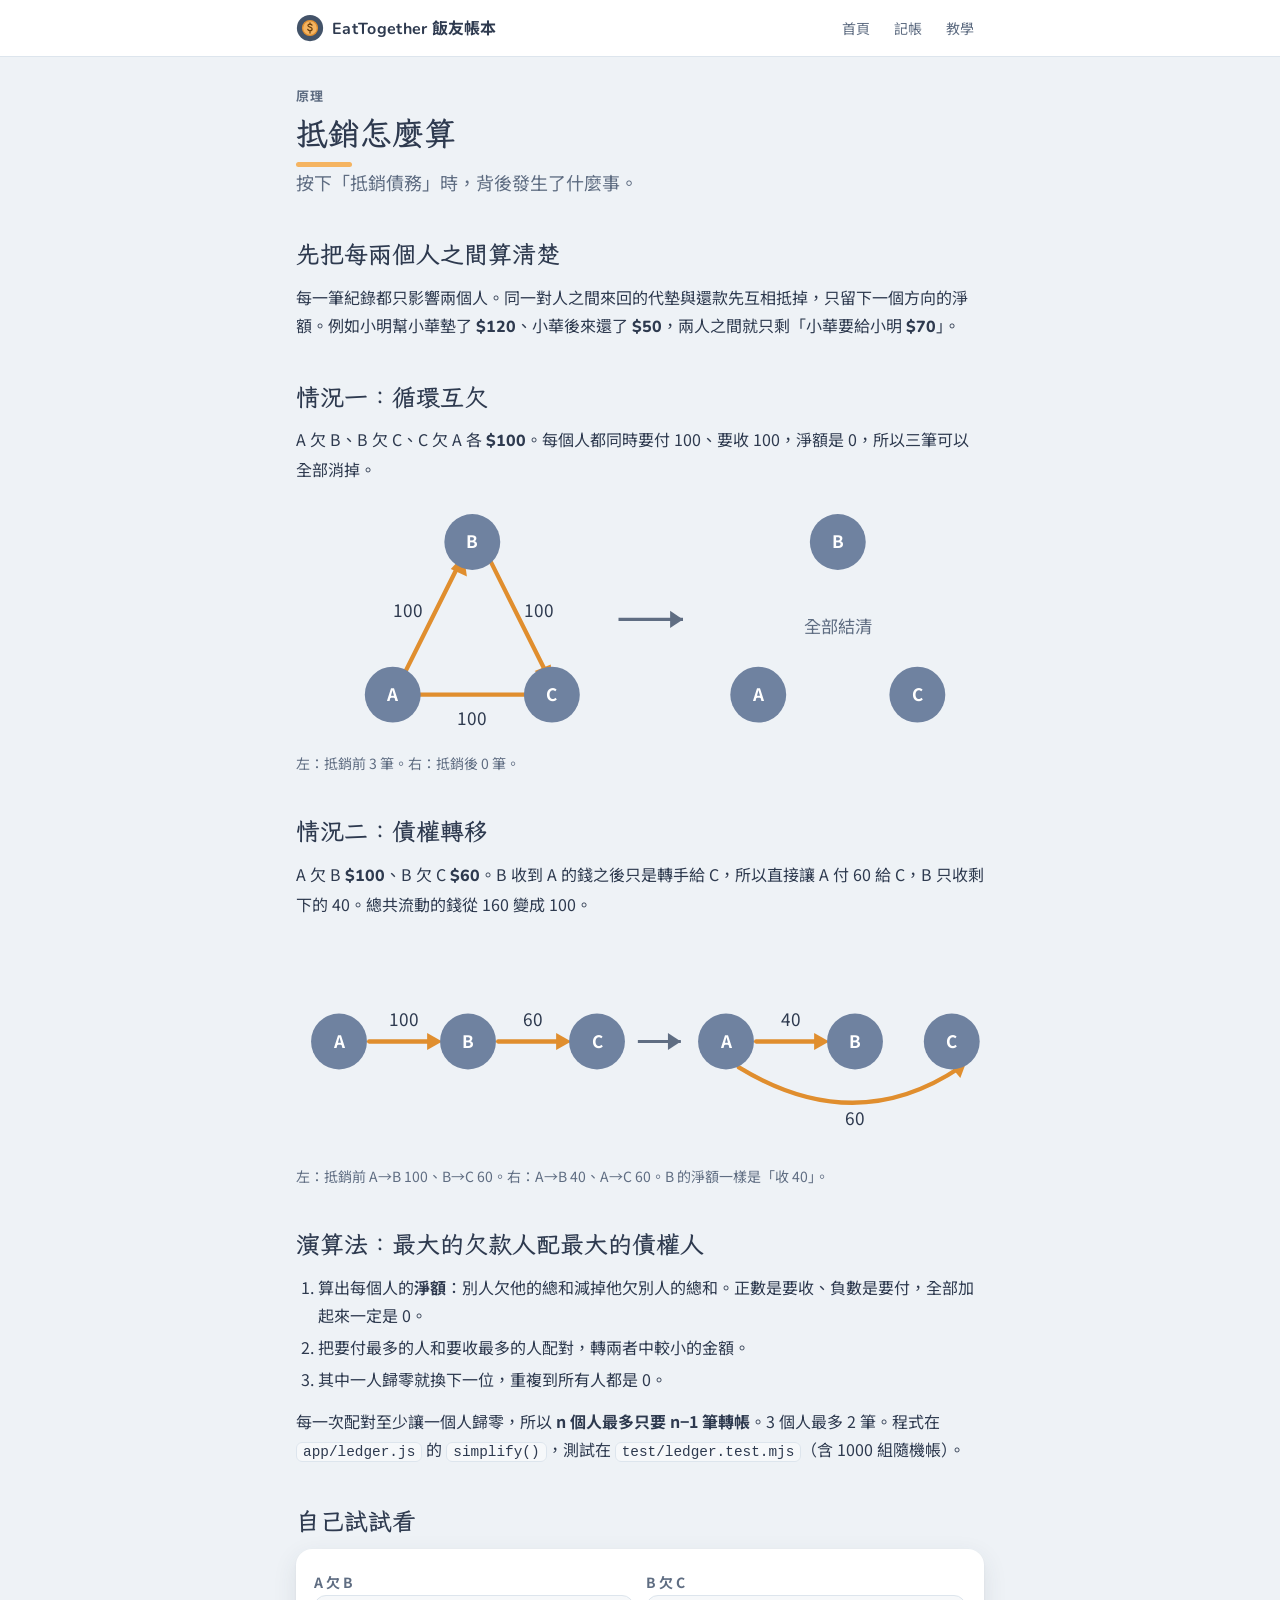
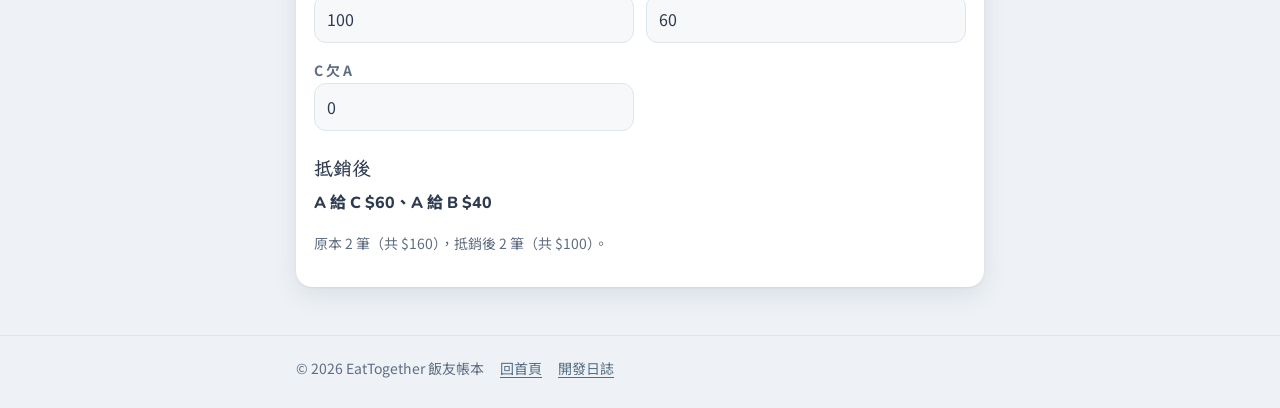
<file: pages/algorithm.html>
<!doctype html>
<html lang="zh-Hant">
<head>
<meta charset="utf-8">
<meta name="viewport" content="width=device-width,initial-scale=1,viewport-fit=cover">
<title>抵銷怎麼算 · EatTogether</title>
<meta name="description" content="用圖解說明循環互欠、債權轉移，以及為什麼 3 個人最多只要轉 2 筆。">
<link rel="icon" href="../assets/img/favicon.svg" type="image/svg+xml">
<link rel="preconnect" href="https://fonts.googleapis.com">
<link rel="preconnect" href="https://fonts.gstatic.com" crossorigin>
<link rel="stylesheet" href="https://fonts.googleapis.com/css2?family=LXGW+WenKai+TC:wght@400;700&family=Noto+Sans+TC:wght@400;500;700&family=Nunito:wght@600;800&display=swap">
<link rel="stylesheet" href="../assets/css/site.css">
</head>
<body>
<header class="site-header" data-site-header>
  <div class="wrap">
    <a class="brand" href="../index.html"><img src="../assets/img/favicon.svg" alt=""><span><b>EatTogether</b> 飯友帳本</span></a>
    <nav class="site-nav" aria-label="網站導覽">
      <a href="../index.html">首頁</a>
      <a href="../app/index.html">記帳</a>
      <a href="../pages/guide.html">教學</a>
    </nav>
  </div>
</header>

<main class="page wrap">
  <div class="page-head">
    <p class="eyebrow">原理</p>
    <h1>抵銷怎麼算</h1>
    <p class="lead">按下「抵銷債務」時，背後發生了什麼事。</p>
  </div>
  <h2>先把每兩個人之間算清楚</h2>
  <p>每一筆紀錄都只影響兩個人。同一對人之間來回的代墊與還款先互相抵掉，只留下一個方向的淨額。例如小明幫小華墊了 <span class="num">$120</span>、小華後來還了 <span class="num">$50</span>，兩人之間就只剩「小華要給小明 <span class="num">$70</span>」。</p>

  <h2>情況一：循環互欠</h2>
  <p>A 欠 B、B 欠 C、C 欠 A 各 <span class="num">$100</span>。每個人都同時要付 100、要收 100，淨額是 0，所以三筆可以全部消掉。</p>
  <figure class="figure diagram">
    <svg viewBox="0 0 640 220" role="img" aria-label="循環互欠：三筆各 100 元，抵銷後全部歸零">
      <g font-family="Noto Sans TC, sans-serif" font-size="16" text-anchor="middle">
        <g stroke="var(--owe-line)" stroke-width="4" fill="none" stroke-linecap="round">
          <path d="M98 168 L150 64"/><path d="M178 52 L232 160"/><path d="M212 182 L110 182"/>
        </g>
        <g fill="var(--owe-line)"><path d="M156 52 l3 20 l-15 -7z"/><path d="M238 172 l-16 -12 l15 -6z"/><path d="M98 182 l15 -8 v16z"/></g>
        <circle cx="90" cy="182" r="26" fill="var(--get-line)"/><text x="90" y="188" fill="#fff" font-weight="700">A</text>
        <circle cx="164" cy="40" r="26" fill="var(--get-line)"/><text x="164" y="46" fill="#fff" font-weight="700">B</text>
        <circle cx="238" cy="182" r="26" fill="var(--get-line)"/><text x="238" y="188" fill="#fff" font-weight="700">C</text>
        <text x="104" y="110" fill="var(--ink)">100</text><text x="226" y="110" fill="var(--ink)">100</text><text x="164" y="210" fill="var(--ink)">100</text>
        <path d="M300 112 h60" stroke="var(--muted)" stroke-width="3"/><path d="M360 112 l-12 -8 v16z" fill="var(--muted)"/>
        <circle cx="430" cy="182" r="26" fill="var(--get-line)"/><text x="430" y="188" fill="#fff" font-weight="700">A</text>
        <circle cx="504" cy="40" r="26" fill="var(--get-line)"/><text x="504" y="46" fill="#fff" font-weight="700">B</text>
        <circle cx="578" cy="182" r="26" fill="var(--get-line)"/><text x="578" y="188" fill="#fff" font-weight="700">C</text>
        <text x="504" y="125" fill="var(--muted)">全部結清</text>
      </g>
    </svg>
    <figcaption>左：抵銷前 3 筆。右：抵銷後 0 筆。</figcaption>
  </figure>

  <h2>情況二：債權轉移</h2>
  <p>A 欠 B <span class="num">$100</span>、B 欠 C <span class="num">$60</span>。B 收到 A 的錢之後只是轉手給 C，所以直接讓 A 付 60 給 C，B 只收剩下的 40。總共流動的錢從 160 變成 100。</p>
  <figure class="figure diagram">
    <svg viewBox="0 0 640 200" role="img" aria-label="債權轉移：A 欠 B 100、B 欠 C 60，變成 A 欠 B 40、A 欠 C 60">
      <g font-family="Noto Sans TC, sans-serif" font-size="16" text-anchor="middle">
        <g stroke="var(--owe-line)" stroke-width="4" fill="none" stroke-linecap="round"><path d="M68 100 H130"/><path d="M188 100 H250"/></g>
        <g fill="var(--owe-line)"><path d="M136 100 l-14 -8 v16z"/><path d="M256 100 l-14 -8 v16z"/></g>
        <circle cx="40" cy="100" r="26" fill="var(--get-line)"/><text x="40" y="106" fill="#fff" font-weight="700">A</text>
        <circle cx="160" cy="100" r="26" fill="var(--get-line)"/><text x="160" y="106" fill="#fff" font-weight="700">B</text>
        <circle cx="280" cy="100" r="26" fill="var(--get-line)"/><text x="280" y="106" fill="#fff" font-weight="700">C</text>
        <text x="100" y="86" fill="var(--ink)">100</text><text x="220" y="86" fill="var(--ink)">60</text>
        <path d="M318 100 h40" stroke="var(--muted)" stroke-width="3"/><path d="M358 100 l-12 -8 v16z" fill="var(--muted)"/>
        <g stroke="var(--owe-line)" stroke-width="4" fill="none" stroke-linecap="round"><path d="M428 100 H490"/><path d="M412 124 Q520 190 618 124"/></g>
        <g fill="var(--owe-line)"><path d="M496 100 l-14 -8 v16z"/><path d="M624 118 l-6 16 l-10 -12z"/></g>
        <circle cx="400" cy="100" r="26" fill="var(--get-line)"/><text x="400" y="106" fill="#fff" font-weight="700">A</text>
        <circle cx="520" cy="100" r="26" fill="var(--get-line)"/><text x="520" y="106" fill="#fff" font-weight="700">B</text>
        <circle cx="610" cy="100" r="26" fill="var(--get-line)"/><text x="610" y="106" fill="#fff" font-weight="700">C</text>
        <text x="460" y="86" fill="var(--ink)">40</text><text x="520" y="178" fill="var(--ink)">60</text>
      </g>
    </svg>
    <figcaption>左：抵銷前 A→B 100、B→C 60。右：A→B 40、A→C 60。B 的淨額一樣是「收 40」。</figcaption>
  </figure>

  <h2>演算法：最大的欠款人配最大的債權人</h2>
  <ol>
    <li>算出每個人的<b>淨額</b>：別人欠他的總和減掉他欠別人的總和。正數是要收、負數是要付，全部加起來一定是 0。</li>
    <li>把要付最多的人和要收最多的人配對，轉兩者中較小的金額。</li>
    <li>其中一人歸零就換下一位，重複到所有人都是 0。</li>
  </ol>
  <p>每一次配對至少讓一個人歸零，所以 <b>n 個人最多只要 n−1 筆轉帳</b>。3 個人最多 2 筆。程式在 <code>app/ledger.js</code> 的 <code>simplify()</code>，測試在 <code>test/ledger.test.mjs</code>（含 1000 組隨機帳）。</p>

  <h2>自己試試看</h2>
  <div class="card" id="demo">
    <div class="grid-2">
      <div><label for="ab">A 欠 B</label><input class="field num" id="ab" type="number" min="0" step="1" value="100" inputmode="numeric"></div>
      <div><label for="bc">B 欠 C</label><input class="field num" id="bc" type="number" min="0" step="1" value="60" inputmode="numeric"></div>
      <div><label for="ca">C 欠 A</label><input class="field num" id="ca" type="number" min="0" step="1" value="0" inputmode="numeric"></div>
    </div>
    <h3>抵銷後</h3>
    <p id="demoOut" class="num" aria-live="polite"></p>
    <p id="demoNote" class="small muted"></p>
  </div>
  <script src="../app/ledger.js"></script>
  <script>
    (() => {
      const ids = ["ab", "bc", "ca"], pairs = [["A", "B"], ["B", "C"], ["C", "A"]];
      function run() {
        const entries = ids.map((id, i) => ({ type: "debt", from: pairs[i][0], to: pairs[i][1], amount: Math.max(0, Math.round(+document.getElementById(id).value || 0)) }));
        const p = Ledger.plan(entries);
        document.getElementById("demoOut").textContent = p.target.length ? p.target.map((e) => `${e.from} 給 ${e.to} $${e.amount}`).join("、") : "大家都結清了";
        document.getElementById("demoNote").textContent = `原本 ${p.current.length} 筆（共 $${Ledger.totalFlow(p.current)}），抵銷後 ${p.target.length} 筆（共 $${Ledger.totalFlow(p.target)}）。`;
      }
      ids.forEach((id) => document.getElementById(id).addEventListener("input", run));
      run();
    })();
  </script>
</main>

<footer class="site-footer" data-site-footer>
  <div class="wrap">
    <span>© <span data-year>2026</span> EatTogether 飯友帳本</span>
    <a href="../index.html">回首頁</a>
    <a href="../pages/devlog.html">開發日誌</a>
  </div>
</footer>
<script src="../assets/js/site.js"></script>
</body>
</html>
</file>
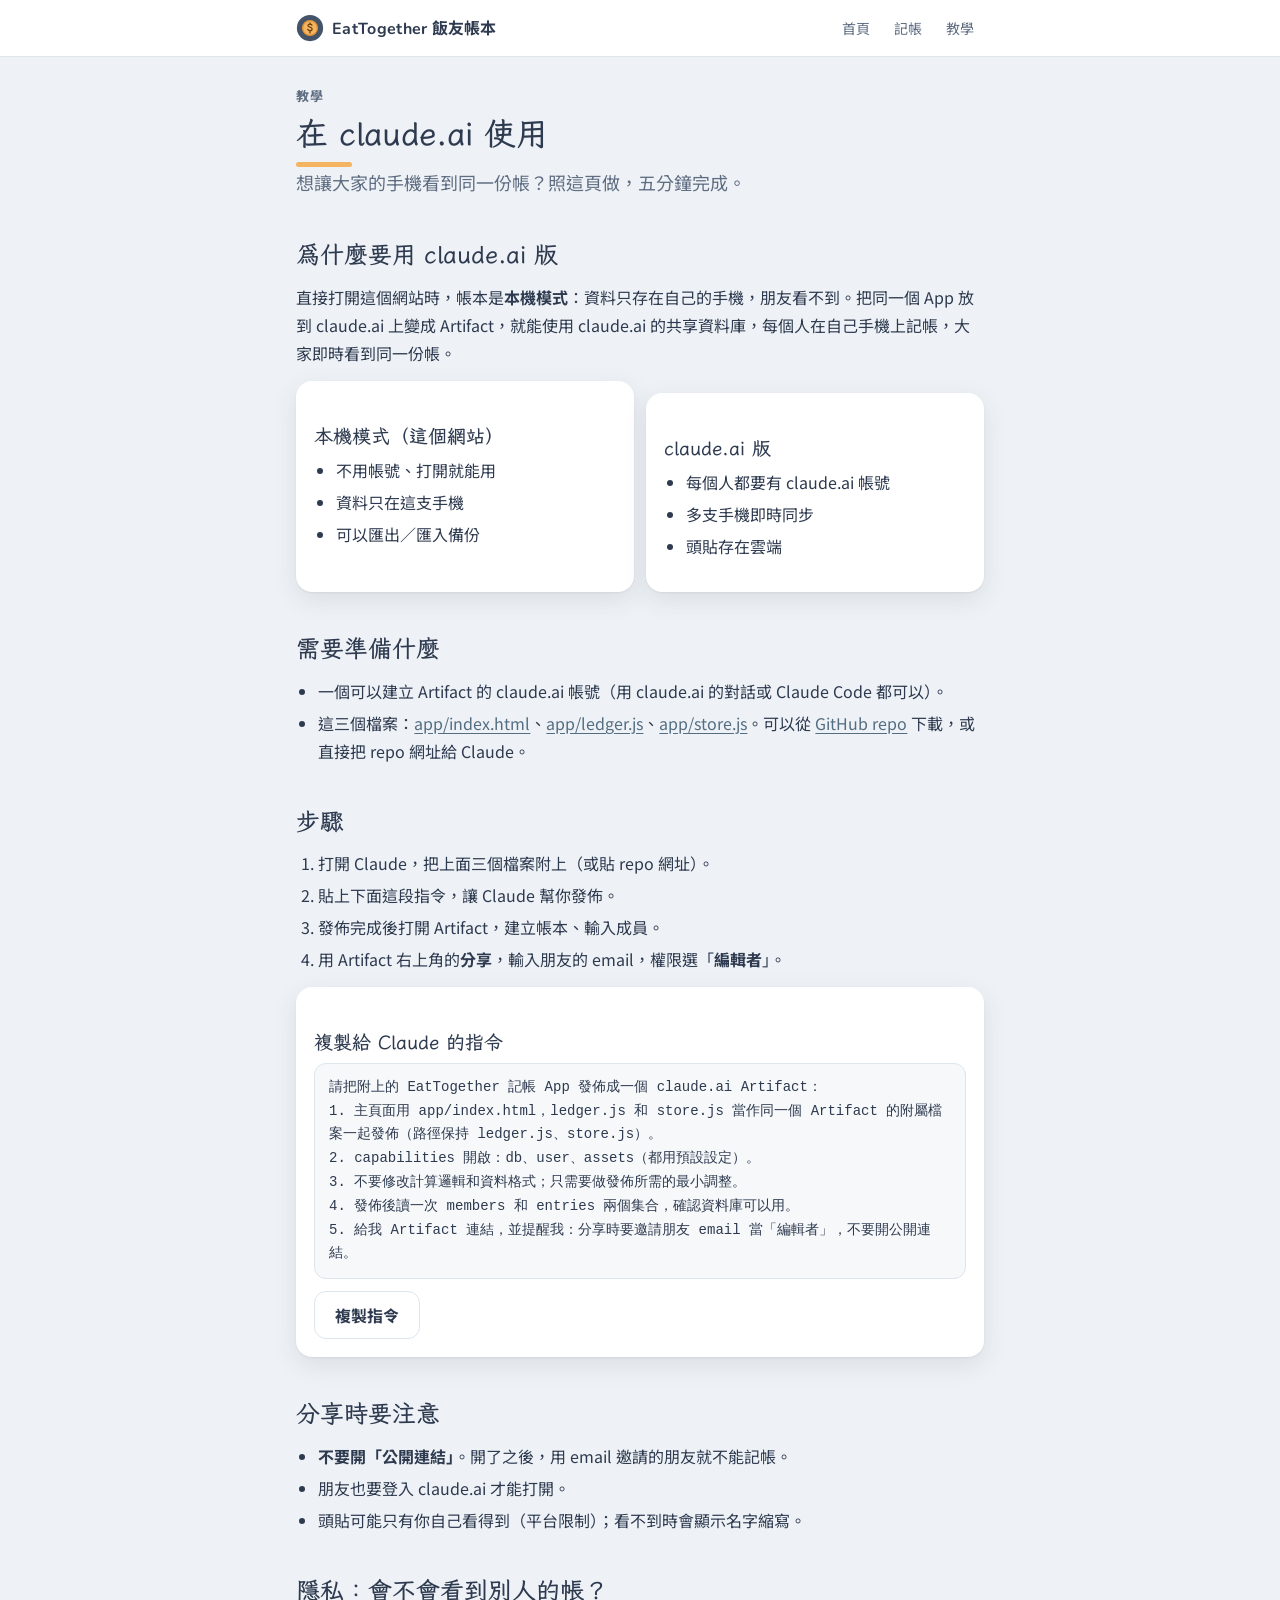
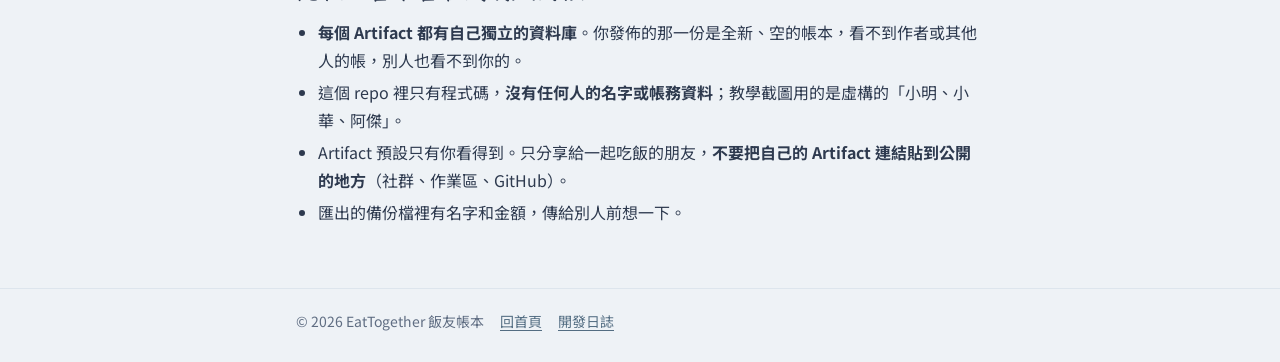
<file: pages/claude-ai.html>
<!doctype html>
<html lang="zh-Hant">
<head>
<meta charset="utf-8">
<meta name="viewport" content="width=device-width,initial-scale=1,viewport-fit=cover">
<title>在 claude.ai 使用 · EatTogether</title>
<meta name="description" content="把記帳 App 放到 claude.ai 變成 Artifact，讓朋友的手機即時同步；要給 Claude 哪些檔案、怎麼分享、怎麼保護隱私。">
<link rel="icon" href="../assets/img/favicon.svg" type="image/svg+xml">
<link rel="preconnect" href="https://fonts.googleapis.com">
<link rel="preconnect" href="https://fonts.gstatic.com" crossorigin>
<link rel="stylesheet" href="https://fonts.googleapis.com/css2?family=LXGW+WenKai+TC:wght@400;700&family=Noto+Sans+TC:wght@400;500;700&family=Nunito:wght@600;800&display=swap">
<link rel="stylesheet" href="../assets/css/site.css">
</head>
<body>
<header class="site-header" data-site-header>
  <div class="wrap">
    <a class="brand" href="../index.html"><img src="../assets/img/favicon.svg" alt=""><span><b>EatTogether</b> 飯友帳本</span></a>
    <nav class="site-nav" aria-label="網站導覽">
      <a href="../index.html">首頁</a>
      <a href="../app/index.html">記帳</a>
      <a href="../pages/guide.html">教學</a>
    </nav>
  </div>
</header>

<main class="page wrap">
  <div class="page-head">
    <p class="eyebrow">教學</p>
    <h1>在 claude.ai 使用</h1>
    <p class="lead">想讓大家的手機看到同一份帳？照這頁做，五分鐘完成。</p>
  </div>
  <h2>為什麼要用 claude.ai 版</h2>
  <p>直接打開這個網站時，帳本是<b>本機模式</b>：資料只存在自己的手機，朋友看不到。把同一個 App 放到 claude.ai 上變成 Artifact，就能使用 claude.ai 的共享資料庫，每個人在自己手機上記帳，大家即時看到同一份帳。</p>
  <div class="grid-2">
    <div class="card"><h3>本機模式（這個網站）</h3><ul><li>不用帳號、打開就能用</li><li>資料只在這支手機</li><li>可以匯出／匯入備份</li></ul></div>
    <div class="card"><h3>claude.ai 版</h3><ul><li>每個人都要有 claude.ai 帳號</li><li>多支手機即時同步</li><li>頭貼存在雲端</li></ul></div>
  </div>

  <h2>需要準備什麼</h2>
  <ul>
    <li>一個可以建立 Artifact 的 claude.ai 帳號（用 claude.ai 的對話或 Claude Code 都可以）。</li>
    <li>這三個檔案：<a href="../app/index.html">app/index.html</a>、<a href="../app/ledger.js">app/ledger.js</a>、<a href="../app/store.js">app/store.js</a>。可以從 <a href="https://github.com/twl-Benchen/eat-together">GitHub repo</a> 下載，或直接把 repo 網址給 Claude。</li>
  </ul>

  <h2>步驟</h2>
  <ol>
    <li>打開 Claude，把上面三個檔案附上（或貼 repo 網址）。</li>
    <li>貼上下面這段指令，讓 Claude 幫你發佈。</li>
    <li>發佈完成後打開 Artifact，建立帳本、輸入成員。</li>
    <li>用 Artifact 右上角的<b>分享</b>，輸入朋友的 email，權限選「<b>編輯者</b>」。</li>
  </ol>

  <div class="card">
    <h3>複製給 Claude 的指令</h3>
<pre class="prompt" id="prompt">請把附上的 EatTogether 記帳 App 發佈成一個 claude.ai Artifact：
1. 主頁面用 app/index.html，ledger.js 和 store.js 當作同一個 Artifact 的附屬檔案一起發佈（路徑保持 ledger.js、store.js）。
2. capabilities 開啟：db、user、assets（都用預設設定）。
3. 不要修改計算邏輯和資料格式；只需要做發佈所需的最小調整。
4. 發佈後讀一次 members 和 entries 兩個集合，確認資料庫可以用。
5. 給我 Artifact 連結，並提醒我：分享時要邀請朋友 email 當「編輯者」，不要開公開連結。</pre>
    <button class="btn secondary" type="button" id="copyBtn">複製指令</button>
    <span class="small muted" id="copyMsg" aria-live="polite"></span>
  </div>

  <h2>分享時要注意</h2>
  <ul>
    <li><b>不要開「公開連結」</b>。開了之後，用 email 邀請的朋友就不能記帳。</li>
    <li>朋友也要登入 claude.ai 才能打開。</li>
    <li>頭貼可能只有你自己看得到（平台限制）；看不到時會顯示名字縮寫。</li>
  </ul>

  <h2>隱私：會不會看到別人的帳？</h2>
  <ul>
    <li><b>每個 Artifact 都有自己獨立的資料庫</b>。你發佈的那一份是全新、空的帳本，看不到作者或其他人的帳，別人也看不到你的。</li>
    <li>這個 repo 裡只有程式碼，<b>沒有任何人的名字或帳務資料</b>；教學截圖用的是虛構的「小明、小華、阿傑」。</li>
    <li>Artifact 預設只有你看得到。只分享給一起吃飯的朋友，<b>不要把自己的 Artifact 連結貼到公開的地方</b>（社群、作業區、GitHub）。</li>
    <li>匯出的備份檔裡有名字和金額，傳給別人前想一下。</li>
  </ul>

  <script>
    (() => {
      const btn = document.getElementById("copyBtn"), msg = document.getElementById("copyMsg"), pre = document.getElementById("prompt");
      btn.addEventListener("click", async () => {
        try { await navigator.clipboard.writeText(pre.textContent); msg.textContent = "已複製"; }
        catch (e) {
          const r = document.createRange(); r.selectNodeContents(pre);
          const s = getSelection(); s.removeAllRanges(); s.addRange(r);
          msg.textContent = "已選取，請按複製";
        }
      });
    })();
  </script>
</main>

<footer class="site-footer" data-site-footer>
  <div class="wrap">
    <span>© <span data-year>2026</span> EatTogether 飯友帳本</span>
    <a href="../index.html">回首頁</a>
    <a href="../pages/devlog.html">開發日誌</a>
  </div>
</footer>
<script src="../assets/js/site.js"></script>
</body>
</html>
</file>
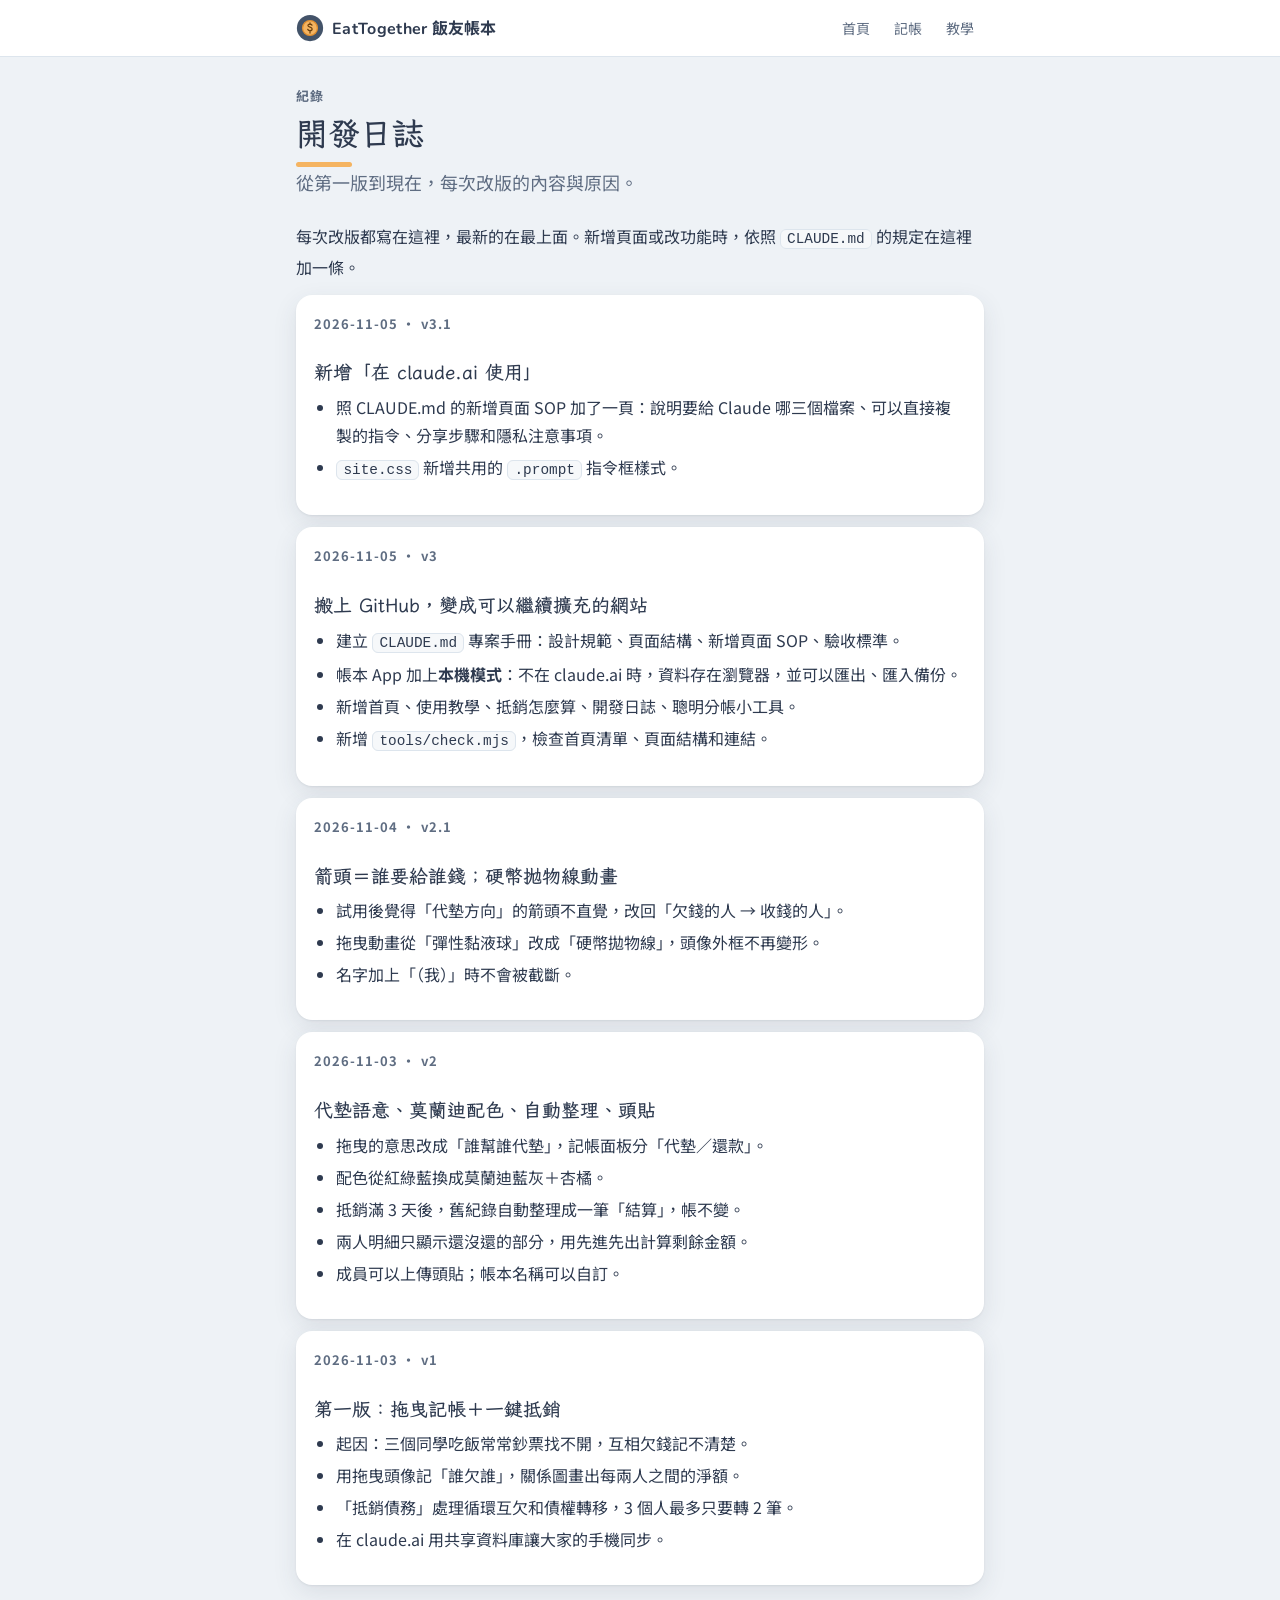
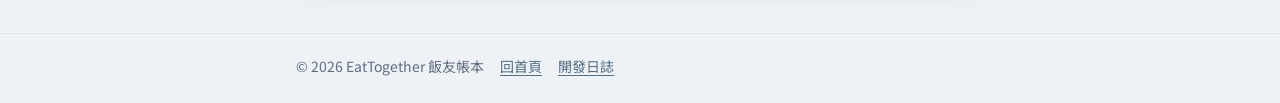
<file: pages/devlog.html>
<!doctype html>
<html lang="zh-Hant">
<head>
<meta charset="utf-8">
<meta name="viewport" content="width=device-width,initial-scale=1,viewport-fit=cover">
<title>開發日誌 · EatTogether</title>
<meta name="description" content="EatTogether 每一版改了什麼、為什麼改。">
<link rel="icon" href="../assets/img/favicon.svg" type="image/svg+xml">
<link rel="preconnect" href="https://fonts.googleapis.com">
<link rel="preconnect" href="https://fonts.gstatic.com" crossorigin>
<link rel="stylesheet" href="https://fonts.googleapis.com/css2?family=LXGW+WenKai+TC:wght@400;700&family=Noto+Sans+TC:wght@400;500;700&family=Nunito:wght@600;800&display=swap">
<link rel="stylesheet" href="../assets/css/site.css">
</head>
<body>
<header class="site-header" data-site-header>
  <div class="wrap">
    <a class="brand" href="../index.html"><img src="../assets/img/favicon.svg" alt=""><span><b>EatTogether</b> 飯友帳本</span></a>
    <nav class="site-nav" aria-label="網站導覽">
      <a href="../index.html">首頁</a>
      <a href="../app/index.html">記帳</a>
      <a href="../pages/guide.html">教學</a>
    </nav>
  </div>
</header>

<main class="page wrap">
  <div class="page-head">
    <p class="eyebrow">紀錄</p>
    <h1>開發日誌</h1>
    <p class="lead">從第一版到現在，每次改版的內容與原因。</p>
  </div>
  <p>每次改版都寫在這裡，最新的在最上面。新增頁面或改功能時，依照 <code>CLAUDE.md</code> 的規定在這裡加一條。</p>

  <article class="card">
    <p class="eyebrow">2026-11-05 · v3.1</p>
    <h3>新增「在 claude.ai 使用」</h3>
    <ul>
      <li>照 CLAUDE.md 的新增頁面 SOP 加了一頁：說明要給 Claude 哪三個檔案、可以直接複製的指令、分享步驟和隱私注意事項。</li>
      <li><code>site.css</code> 新增共用的 <code>.prompt</code> 指令框樣式。</li>
    </ul>
  </article>

  <article class="card">
    <p class="eyebrow">2026-11-05 · v3</p>
    <h3>搬上 GitHub，變成可以繼續擴充的網站</h3>
    <ul>
      <li>建立 <code>CLAUDE.md</code> 專案手冊：設計規範、頁面結構、新增頁面 SOP、驗收標準。</li>
      <li>帳本 App 加上<b>本機模式</b>：不在 claude.ai 時，資料存在瀏覽器，並可以匯出、匯入備份。</li>
      <li>新增首頁、使用教學、抵銷怎麼算、開發日誌、聰明分帳小工具。</li>
      <li>新增 <code>tools/check.mjs</code>，檢查首頁清單、頁面結構和連結。</li>
    </ul>
  </article>

  <article class="card">
    <p class="eyebrow">2026-11-04 · v2.1</p>
    <h3>箭頭＝誰要給誰錢；硬幣拋物線動畫</h3>
    <ul>
      <li>試用後覺得「代墊方向」的箭頭不直覺，改回「欠錢的人 → 收錢的人」。</li>
      <li>拖曳動畫從「彈性黏液球」改成「硬幣拋物線」，頭像外框不再變形。</li>
      <li>名字加上「（我）」時不會被截斷。</li>
    </ul>
  </article>

  <article class="card">
    <p class="eyebrow">2026-11-03 · v2</p>
    <h3>代墊語意、莫蘭迪配色、自動整理、頭貼</h3>
    <ul>
      <li>拖曳的意思改成「誰幫誰代墊」，記帳面板分「代墊／還款」。</li>
      <li>配色從紅綠藍換成莫蘭迪藍灰＋杏橘。</li>
      <li>抵銷滿 3 天後，舊紀錄自動整理成一筆「結算」，帳不變。</li>
      <li>兩人明細只顯示還沒還的部分，用先進先出計算剩餘金額。</li>
      <li>成員可以上傳頭貼；帳本名稱可以自訂。</li>
    </ul>
  </article>

  <article class="card">
    <p class="eyebrow">2026-11-03 · v1</p>
    <h3>第一版：拖曳記帳＋一鍵抵銷</h3>
    <ul>
      <li>起因：三個同學吃飯常常鈔票找不開，互相欠錢記不清楚。</li>
      <li>用拖曳頭像記「誰欠誰」，關係圖畫出每兩人之間的淨額。</li>
      <li>「抵銷債務」處理循環互欠和債權轉移，3 個人最多只要轉 2 筆。</li>
      <li>在 claude.ai 用共享資料庫讓大家的手機同步。</li>
    </ul>
  </article>
</main>

<footer class="site-footer" data-site-footer>
  <div class="wrap">
    <span>© <span data-year>2026</span> EatTogether 飯友帳本</span>
    <a href="../index.html">回首頁</a>
    <a href="../pages/devlog.html">開發日誌</a>
  </div>
</footer>
<script src="../assets/js/site.js"></script>
</body>
</html>
</file>
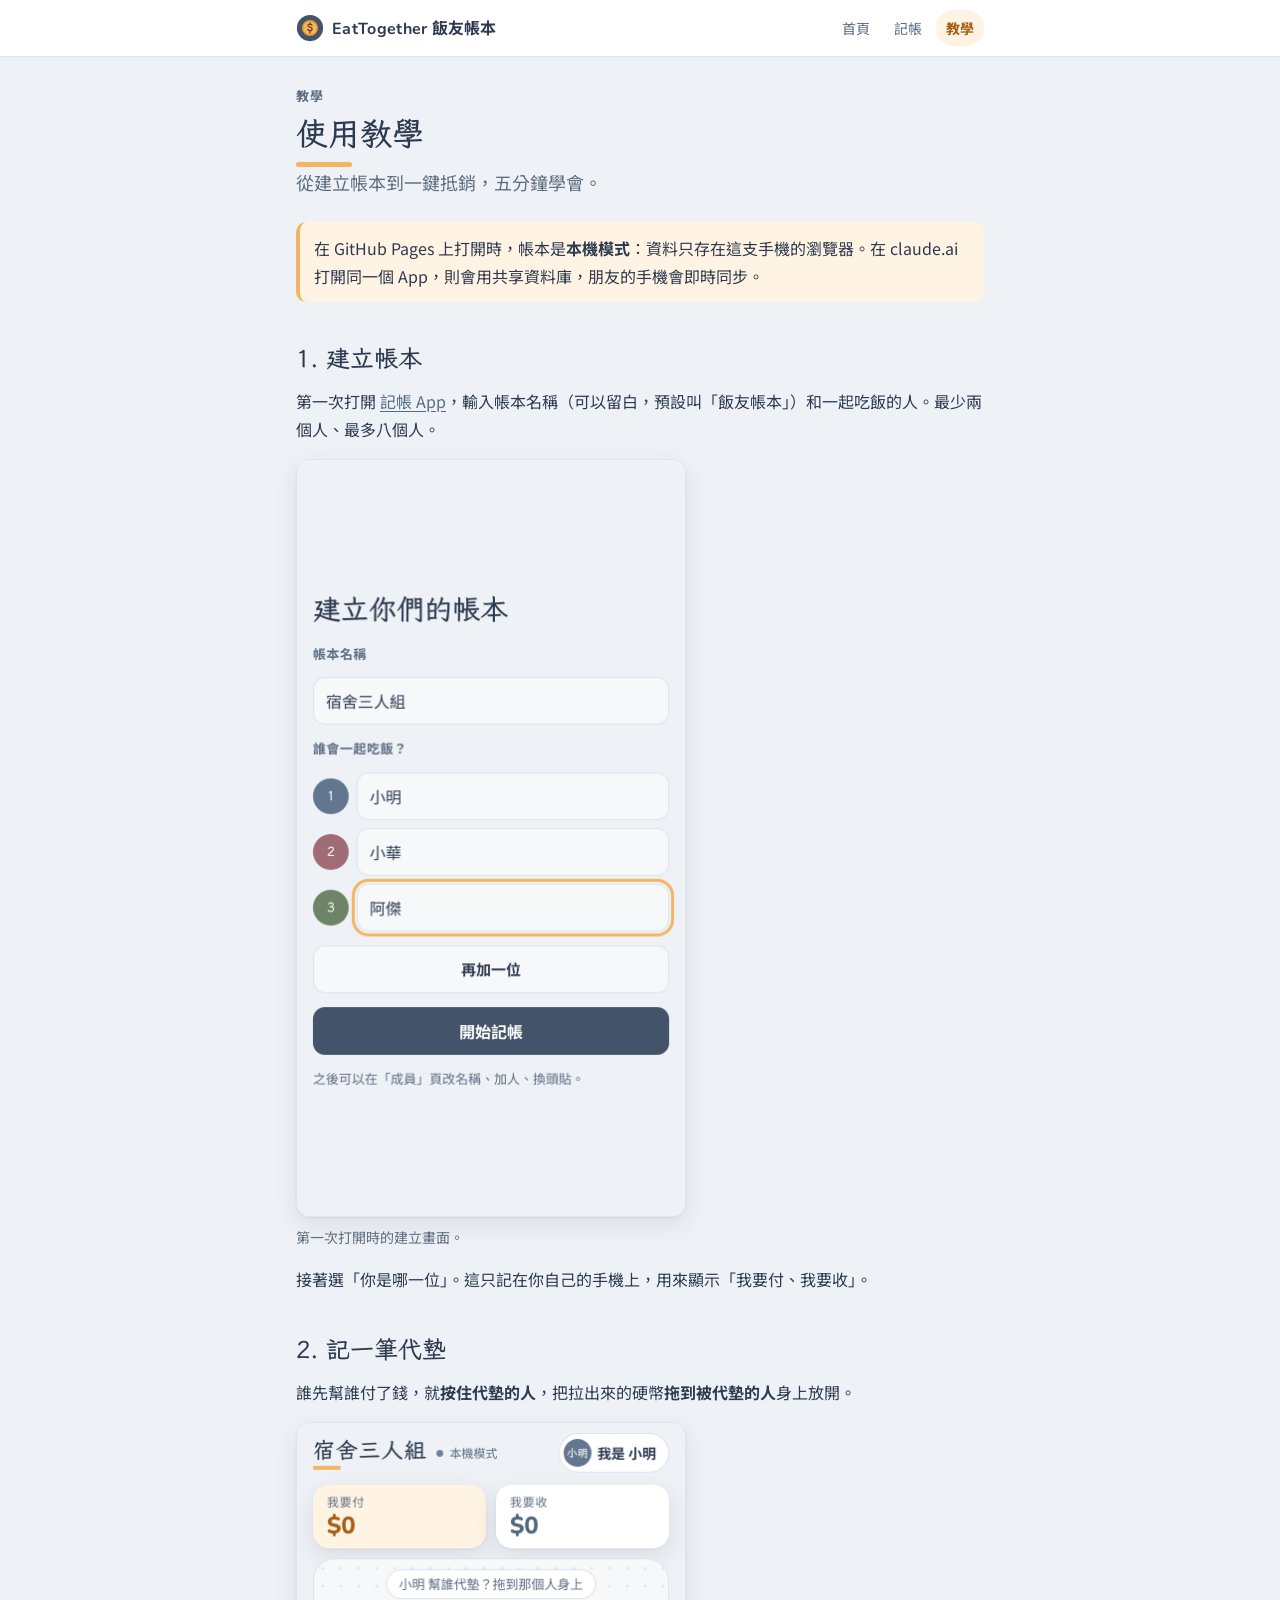
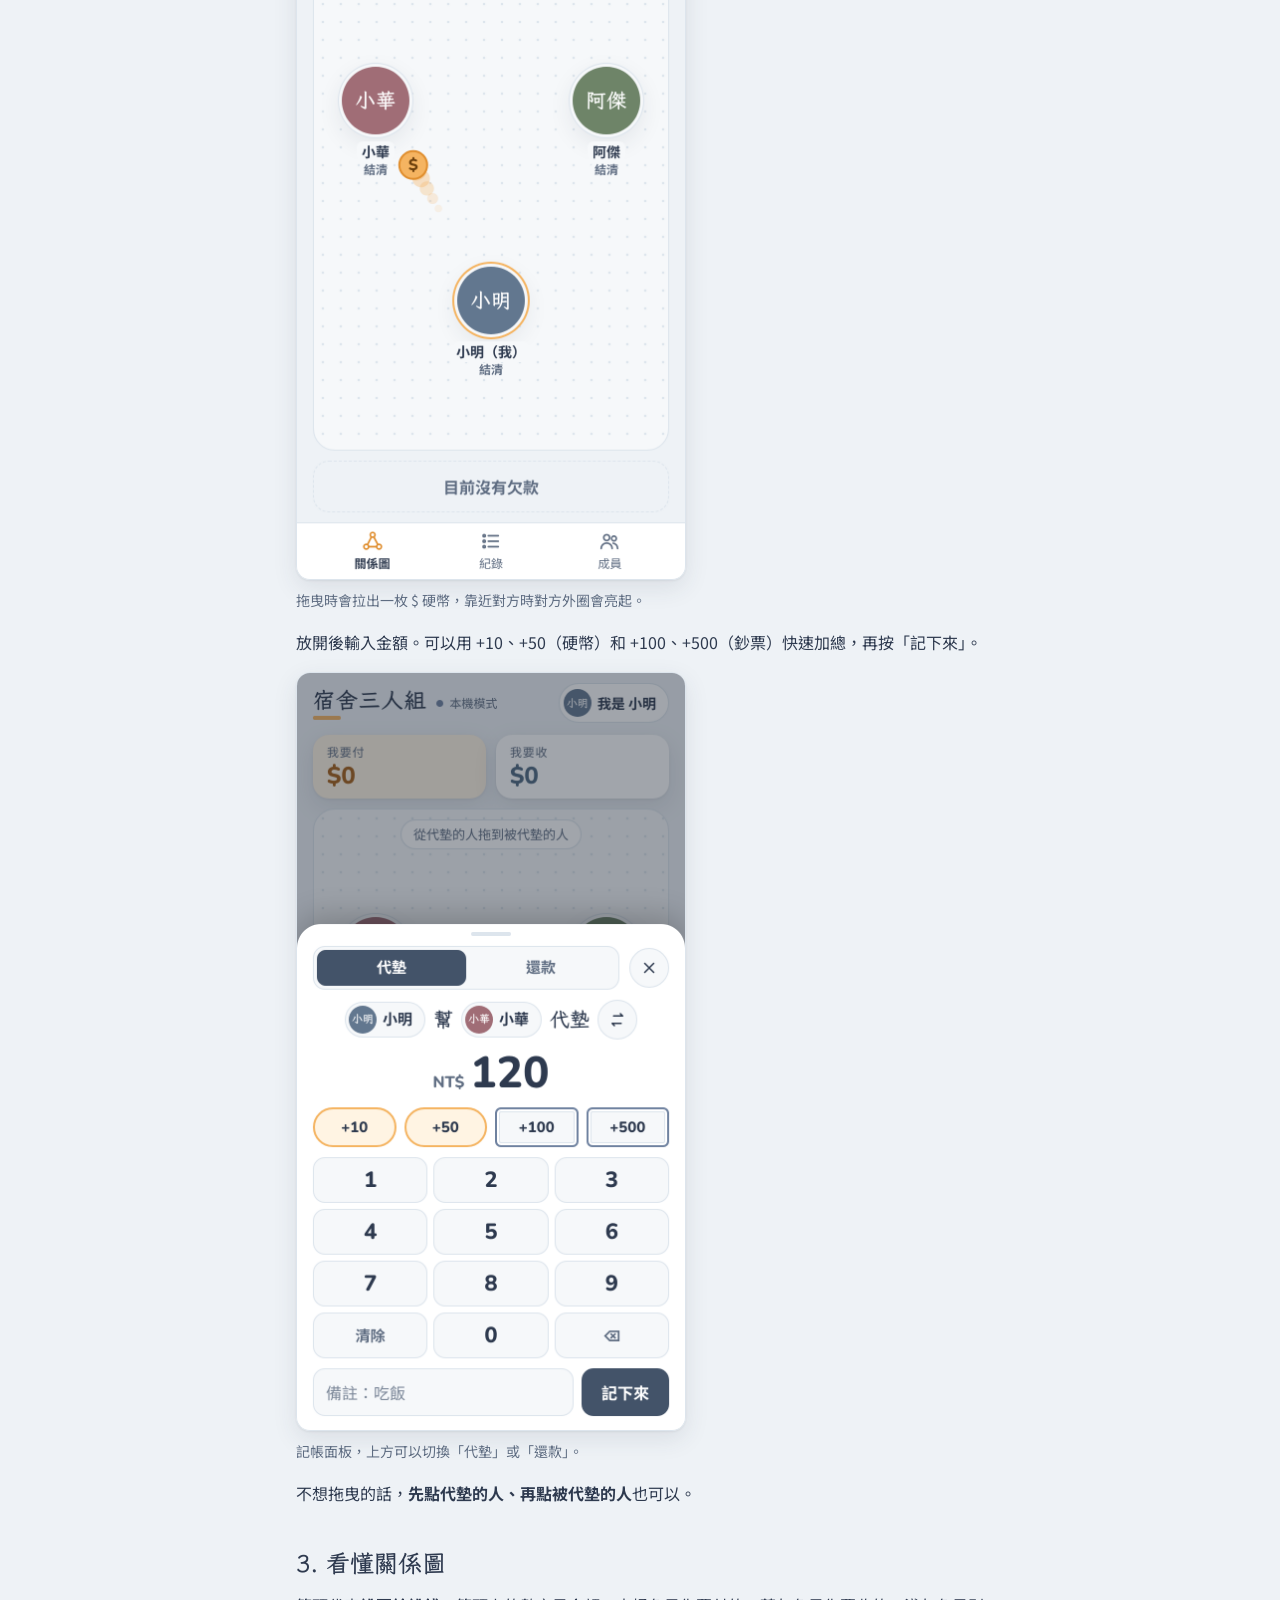
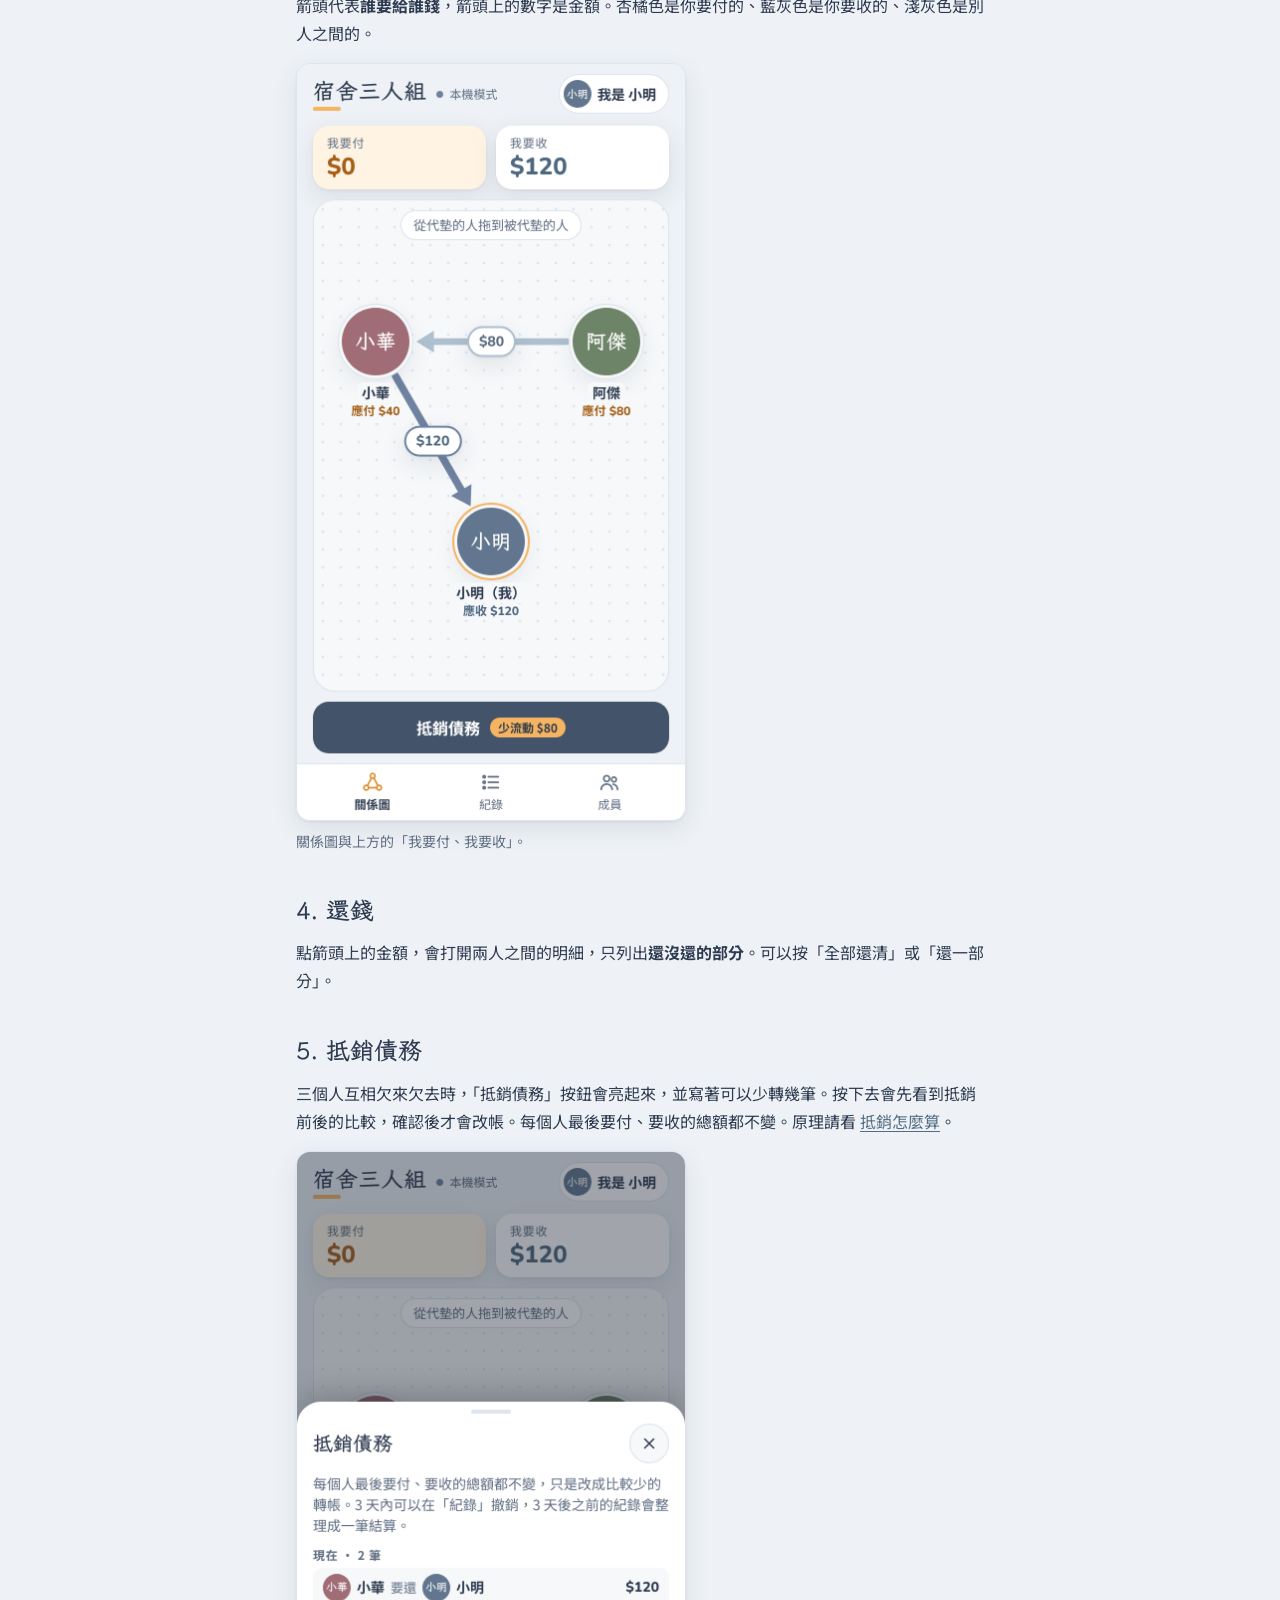
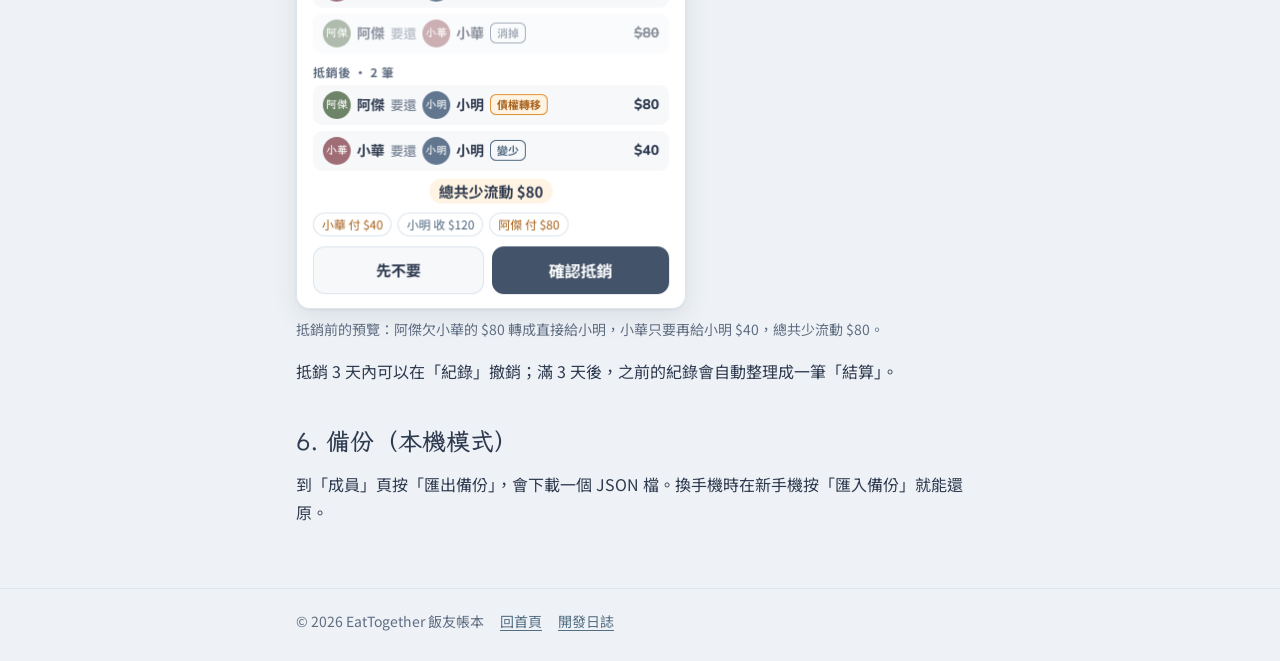
<file: pages/guide.html>
<!doctype html>
<html lang="zh-Hant">
<head>
<meta charset="utf-8">
<meta name="viewport" content="width=device-width,initial-scale=1,viewport-fit=cover">
<title>使用教學 · EatTogether</title>
<meta name="description" content="一步一步學會建立帳本、拖曳記錄代墊、還款與抵銷債務。">
<link rel="icon" href="../assets/img/favicon.svg" type="image/svg+xml">
<link rel="preconnect" href="https://fonts.googleapis.com">
<link rel="preconnect" href="https://fonts.gstatic.com" crossorigin>
<link rel="stylesheet" href="https://fonts.googleapis.com/css2?family=LXGW+WenKai+TC:wght@400;700&family=Noto+Sans+TC:wght@400;500;700&family=Nunito:wght@600;800&display=swap">
<link rel="stylesheet" href="../assets/css/site.css">
</head>
<body>
<header class="site-header" data-site-header>
  <div class="wrap">
    <a class="brand" href="../index.html"><img src="../assets/img/favicon.svg" alt=""><span><b>EatTogether</b> 飯友帳本</span></a>
    <nav class="site-nav" aria-label="網站導覽">
      <a href="../index.html">首頁</a>
      <a href="../app/index.html">記帳</a>
      <a href="../pages/guide.html">教學</a>
    </nav>
  </div>
</header>

<main class="page wrap">
  <div class="page-head">
    <p class="eyebrow">教學</p>
    <h1>使用教學</h1>
    <p class="lead">從建立帳本到一鍵抵銷，五分鐘學會。</p>
  </div>
  <div class="note">在 GitHub Pages 上打開時，帳本是<b>本機模式</b>：資料只存在這支手機的瀏覽器。在 claude.ai 打開同一個 App，則會用共享資料庫，朋友的手機會即時同步。</div>

  <h2>1. 建立帳本</h2>
  <p>第一次打開 <a href="../app/index.html">記帳 App</a>，輸入帳本名稱（可以留白，預設叫「飯友帳本」）和一起吃飯的人。最少兩個人、最多八個人。</p>
  <figure class="figure"><img src="../assets/img/guide-1.png" alt="建立帳本畫面：輸入帳本名稱與三位成員" width="390" loading="lazy"><figcaption>第一次打開時的建立畫面。</figcaption></figure>
  <p>接著選「你是哪一位」。這只記在你自己的手機上，用來顯示「我要付、我要收」。</p>

  <h2>2. 記一筆代墊</h2>
  <p>誰先幫誰付了錢，就<b>按住代墊的人</b>，把拉出來的硬幣<b>拖到被代墊的人</b>身上放開。</p>
  <figure class="figure"><img src="../assets/img/guide-2.png" alt="拖曳時從頭像拉出一枚硬幣，跟著手指移動" width="390" loading="lazy"><figcaption>拖曳時會拉出一枚 $ 硬幣，靠近對方時對方外圈會亮起。</figcaption></figure>
  <p>放開後輸入金額。可以用 +10、+50（硬幣）和 +100、+500（鈔票）快速加總，再按「記下來」。</p>
  <figure class="figure"><img src="../assets/img/guide-3.png" alt="記帳面板：代墊／還款切換、金額、數字鍵盤" width="390" loading="lazy"><figcaption>記帳面板，上方可以切換「代墊」或「還款」。</figcaption></figure>
  <p>不想拖曳的話，<b>先點代墊的人、再點被代墊的人</b>也可以。</p>

  <h2>3. 看懂關係圖</h2>
  <p>箭頭代表<b>誰要給誰錢</b>，箭頭上的數字是金額。杏橘色是你要付的、藍灰色是你要收的、淺灰色是別人之間的。</p>
  <figure class="figure"><img src="../assets/img/guide-4.png" alt="關係圖：三個頭像之間的箭頭與金額" width="390" loading="lazy"><figcaption>關係圖與上方的「我要付、我要收」。</figcaption></figure>

  <h2>4. 還錢</h2>
  <p>點箭頭上的金額，會打開兩人之間的明細，只列出<b>還沒還的部分</b>。可以按「全部還清」或「還一部分」。</p>

  <h2>5. 抵銷債務</h2>
  <p>三個人互相欠來欠去時，「抵銷債務」按鈕會亮起來，並寫著可以少轉幾筆。按下去會先看到抵銷前後的比較，確認後才會改帳。每個人最後要付、要收的總額都不變。原理請看 <a href="algorithm.html">抵銷怎麼算</a>。</p>
  <figure class="figure"><img src="../assets/img/guide-5.png" alt="抵銷預覽：阿傑欠小華的 80 元轉成直接給小明，總共少流動 80 元" width="390" loading="lazy"><figcaption>抵銷前的預覽：阿傑欠小華的 $80 轉成直接給小明，小華只要再給小明 $40，總共少流動 $80。</figcaption></figure>
  <p>抵銷 3 天內可以在「紀錄」撤銷；滿 3 天後，之前的紀錄會自動整理成一筆「結算」。</p>

  <h2>6. 備份（本機模式）</h2>
  <p>到「成員」頁按「匯出備份」，會下載一個 JSON 檔。換手機時在新手機按「匯入備份」就能還原。</p>
</main>

<footer class="site-footer" data-site-footer>
  <div class="wrap">
    <span>© <span data-year>2026</span> EatTogether 飯友帳本</span>
    <a href="../index.html">回首頁</a>
    <a href="../pages/devlog.html">開發日誌</a>
  </div>
</footer>
<script src="../assets/js/site.js"></script>
</body>
</html>
</file>
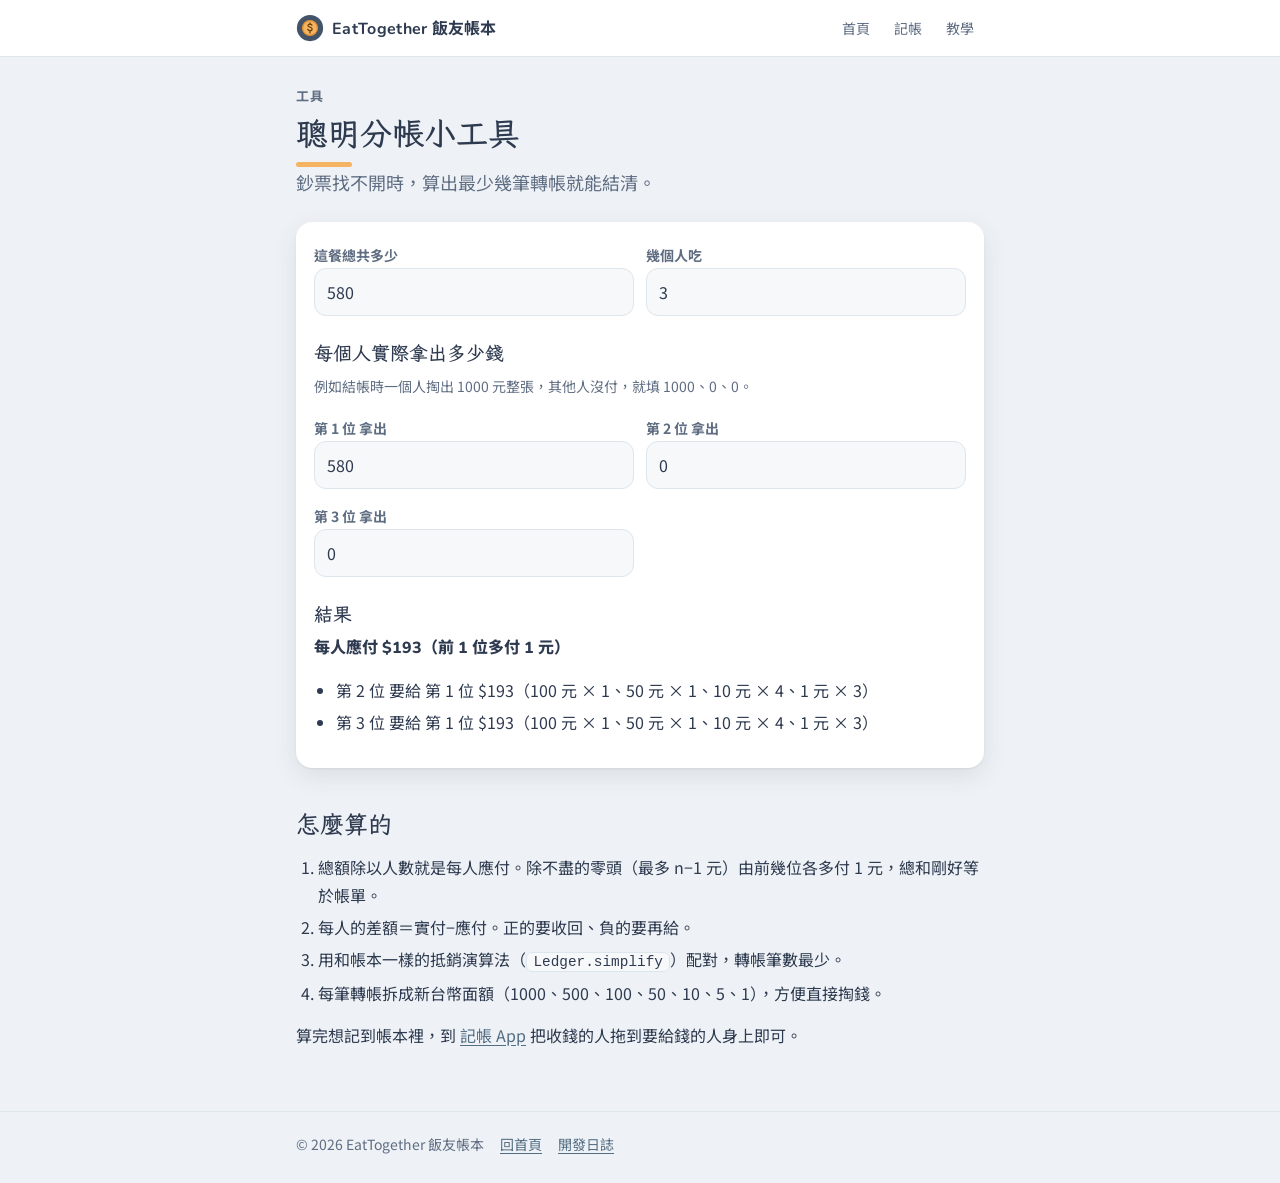
<file: pages/split.html>
<!doctype html>
<html lang="zh-Hant">
<head>
<meta charset="utf-8">
<meta name="viewport" content="width=device-width,initial-scale=1,viewport-fit=cover">
<title>聰明分帳小工具 · EatTogether</title>
<meta name="description" content="輸入總額和每個人拿出的錢，算出每人應付、誰要給誰多少，以及要掏哪些鈔票。">
<link rel="icon" href="../assets/img/favicon.svg" type="image/svg+xml">
<link rel="preconnect" href="https://fonts.googleapis.com">
<link rel="preconnect" href="https://fonts.gstatic.com" crossorigin>
<link rel="stylesheet" href="https://fonts.googleapis.com/css2?family=LXGW+WenKai+TC:wght@400;700&family=Noto+Sans+TC:wght@400;500;700&family=Nunito:wght@600;800&display=swap">
<link rel="stylesheet" href="../assets/css/site.css">
</head>
<body>
<header class="site-header" data-site-header>
  <div class="wrap">
    <a class="brand" href="../index.html"><img src="../assets/img/favicon.svg" alt=""><span><b>EatTogether</b> 飯友帳本</span></a>
    <nav class="site-nav" aria-label="網站導覽">
      <a href="../index.html">首頁</a>
      <a href="../app/index.html">記帳</a>
      <a href="../pages/guide.html">教學</a>
    </nav>
  </div>
</header>

<main class="page wrap">
  <div class="page-head">
    <p class="eyebrow">工具</p>
    <h1>聰明分帳小工具</h1>
    <p class="lead">鈔票找不開時，算出最少幾筆轉帳就能結清。</p>
  </div>
  <div class="card" id="tool">
    <div class="grid-2">
      <div><label for="total">這餐總共多少</label><input class="field num" id="total" type="number" min="0" step="1" inputmode="numeric" value="580"></div>
      <div><label for="count">幾個人吃</label><input class="field num" id="count" type="number" min="2" max="8" step="1" inputmode="numeric" value="3"></div>
    </div>
    <h3>每個人實際拿出多少錢</h3>
    <p class="small muted">例如結帳時一個人掏出 1000 元整張，其他人沒付，就填 1000、0、0。</p>
    <div id="payers" class="grid-2"></div>
    <h3>結果</h3>
    <div id="result" aria-live="polite"></div>
  </div>

  <h2>怎麼算的</h2>
  <ol>
    <li>總額除以人數就是每人應付。除不盡的零頭（最多 n−1 元）由前幾位各多付 1 元，總和剛好等於帳單。</li>
    <li>每人的差額＝實付−應付。正的要收回、負的要再給。</li>
    <li>用和帳本一樣的抵銷演算法（<code>Ledger.simplify</code>）配對，轉帳筆數最少。</li>
    <li>每筆轉帳拆成新台幣面額（1000、500、100、50、10、5、1），方便直接掏錢。</li>
  </ol>
  <p>算完想記到帳本裡，到 <a href="../app/index.html">記帳 App</a> 把收錢的人拖到要給錢的人身上即可。</p>

  <script src="../app/ledger.js"></script>
  <script>
    (() => {
      const DENOMS = [1000, 500, 100, 50, 10, 5, 1];
      const $ = (id) => document.getElementById(id);
      const paid = [];
      const nameOf = (i) => `第 ${i + 1} 位`;
      function breakdown(n) {
        const parts = [];
        for (const d of DENOMS) { const k = Math.floor(n / d); if (k) { parts.push(`${d} 元 × ${k}`); n -= k * d; } }
        return parts.join("、");
      }
      function renderInputs() {
        const n = Math.min(8, Math.max(2, Math.round(+$("count").value || 2)));
        const box = $("payers");
        box.replaceChildren();
        for (let i = 0; i < n; i++) {
          if (paid[i] == null) paid[i] = i === 0 ? Math.round(+$("total").value || 0) : 0;
          const wrap = document.createElement("div");
          const label = document.createElement("label");
          label.htmlFor = "paid-" + i; label.textContent = nameOf(i) + " 拿出";
          const input = document.createElement("input");
          Object.assign(input, { className: "field num", id: "paid-" + i, type: "number", min: 0, step: 1, inputMode: "numeric", value: paid[i] });
          input.addEventListener("input", () => { paid[i] = Math.max(0, Math.round(+input.value || 0)); calc(); });
          wrap.append(label, input);
          box.append(wrap);
        }
        paid.length = n;
        calc();
      }
      function calc() {
        const total = Math.max(0, Math.round(+$("total").value || 0));
        const n = paid.length;
        const base = Math.floor(total / n), extra = total - base * n;
        const share = Array.from({ length: n }, (_, i) => base + (i < extra ? 1 : 0));
        const sumPaid = paid.reduce((s, v) => s + v, 0);
        const out = $("result");
        out.replaceChildren();
        const p = (text, cls) => { const el = document.createElement("p"); el.textContent = text; if (cls) el.className = cls; out.append(el); return el; };
        p(`每人應付 $${base}` + (extra ? `（前 ${extra} 位多付 1 元）` : ""), "num");
        if (sumPaid < total) { p(`大家拿出的錢少了 $${total - sumPaid}，還不夠付帳。`, "note"); return; }
        const change = sumPaid - total;
        if (change) p(`店家要找 $${change}，先找給${nameOf(paid.indexOf(Math.max(...paid)))}。`, "small muted");
        const bal = {};
        for (let i = 0; i < n; i++) bal[nameOf(i)] = paid[i] - share[i] - (change && i === paid.indexOf(Math.max(...paid)) ? change : 0);
        const moves = Ledger.simplify(bal);
        if (!moves.length) { p("剛剛好，不用互相給錢。"); return; }
        const ul = document.createElement("ul");
        for (const m of moves) {
          const li = document.createElement("li");
          li.textContent = `${m.from} 要給 ${m.to} $${m.amount}（${breakdown(m.amount)}）`;
          ul.append(li);
        }
        out.append(ul);
      }
      $("count").addEventListener("input", renderInputs);
      $("total").addEventListener("input", calc);
      renderInputs();
    })();
  </script>
</main>

<footer class="site-footer" data-site-footer>
  <div class="wrap">
    <span>© <span data-year>2026</span> EatTogether 飯友帳本</span>
    <a href="../index.html">回首頁</a>
    <a href="../pages/devlog.html">開發日誌</a>
  </div>
</footer>
<script src="../assets/js/site.js"></script>
</body>
</html>
</file>
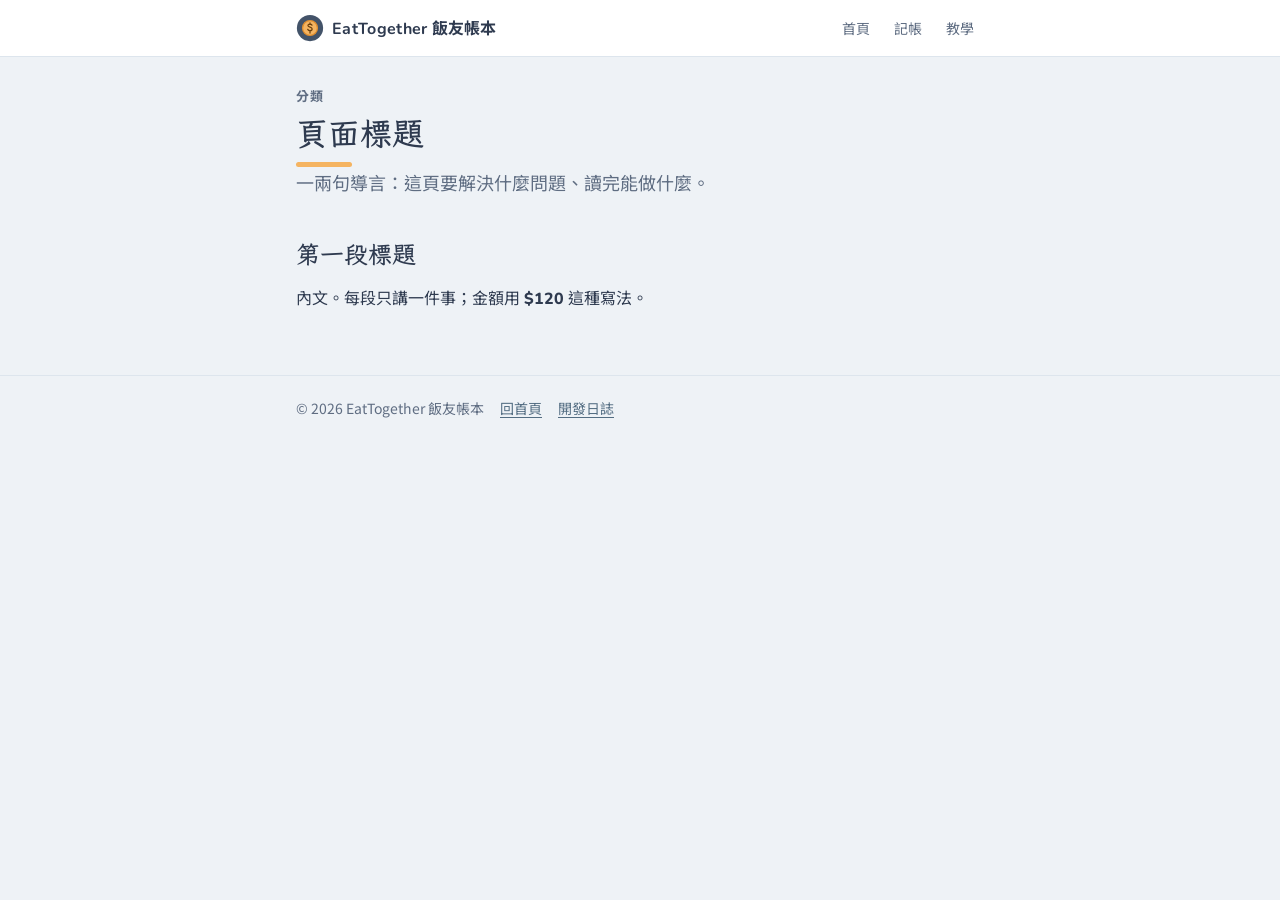
<file: templates/page.html>
<!doctype html>
<html lang="zh-Hant">
<head>
<meta charset="utf-8">
<meta name="viewport" content="width=device-width,initial-scale=1,viewport-fit=cover">
<!-- TODO: 改成這一頁的名稱，格式「頁面名稱 · EatTogether」 -->
<title>頁面名稱 · EatTogether</title>
<!-- TODO: 一句話說明這頁在做什麼（也會出現在首頁卡片的 summary） -->
<meta name="description" content="一句話說明這一頁。">
<link rel="icon" href="../assets/img/favicon.svg" type="image/svg+xml">
<link rel="preconnect" href="https://fonts.googleapis.com">
<link rel="preconnect" href="https://fonts.gstatic.com" crossorigin>
<link rel="stylesheet" href="https://fonts.googleapis.com/css2?family=LXGW+WenKai+TC:wght@400;700&family=Noto+Sans+TC:wght@400;500;700&family=Nunito:wght@600;800&display=swap">
<link rel="stylesheet" href="../assets/css/site.css">
</head>
<body>
<header class="site-header" data-site-header>
  <div class="wrap">
    <a class="brand" href="../index.html"><img src="../assets/img/favicon.svg" alt=""><span><b>EatTogether</b> 飯友帳本</span></a>
    <nav class="site-nav" aria-label="網站導覽">
      <a href="../index.html">首頁</a>
      <a href="../app/index.html">記帳</a>
      <a href="../pages/guide.html">教學</a>
    </nav>
  </div>
</header>

<main class="page wrap">
  <div class="page-head">
    <!-- TODO: eyebrow 用 pages.json 裡這頁的 tag -->
    <p class="eyebrow">分類</p>
    <h1>頁面標題</h1>
    <p class="lead">一兩句導言：這頁要解決什麼問題、讀完能做什麼。</p>
  </div>

  <h2>第一段標題</h2>
  <p>內文。每段只講一件事；金額用 <span class="num">$120</span> 這種寫法。</p>
</main>

<footer class="site-footer" data-site-footer>
  <div class="wrap">
    <span>© <span data-year>2026</span> EatTogether 飯友帳本</span>
    <a href="../index.html">回首頁</a>
    <a href="../pages/devlog.html">開發日誌</a>
  </div>
</footer>
<script src="../assets/js/site.js"></script>
</body>
</html>
</file>
<file: assets/css/site.css>
/* EatTogether 飯友帳本：全站共用樣式
 * 規則：所有顏色都從下面的 token 來；新增顏色先在這裡加 token（淺色與兩個深色區塊都要加）。
 * 版面：手機優先，內容最寬 720px，左右至少 16px 邊距。
 */
:root {
  --bg: #EEF2F6;
  --surface: #FFFFFF;
  --surface-2: #F6F8FA;
  --ink: #2E3A4F;
  --muted: #5F6D82;
  --line: #DDE5ED;
  --accent: #435369;
  --accent-ink: #FFFFFF;
  --blue: #536D82;
  --owe: #A65F17;
  --owe-line: #E08E2E;
  --get: #4E6880;
  --get-line: #6F82A0;
  --other-line: #AEBFCF;
  --apricot: #F5B461;
  --cream: #FFF4E3;
  --shadow: 0 1px 2px rgb(46 58 79 / .08), 0 8px 24px rgb(46 58 79 / .10);
  --f-display: "LXGW WenKai TC", "Kaiti TC", "STKaiti", "BiauKai", "KaiTi", serif;
  --f-body: "Noto Sans TC", "PingFang TC", "Heiti TC", "Microsoft JhengHei", system-ui, sans-serif;
  --f-num: "Nunito", "Noto Sans TC", ui-rounded, system-ui, sans-serif;
  --r: 16px;
  --space: 16px;
  color-scheme: light;
}
@media (prefers-color-scheme: dark) {
  :root:not([data-theme="light"]) {
    --bg: #161C25; --surface: #1F2732; --surface-2: #252F3B; --ink: #E6ECF2; --muted: #9AA8B8; --line: #334051;
    --accent: #A9BED6; --accent-ink: #142030; --blue: #A9BED6; --owe: #F2B36A; --owe-line: #E8A055;
    --get: #A9BED6; --get-line: #8FA6C4; --other-line: #4F5F73; --cream: #3A3226;
    --shadow: 0 1px 2px rgb(0 0 0 / .3), 0 8px 24px rgb(0 0 0 / .35);
    color-scheme: dark;
  }
}
:root[data-theme="dark"] {
  --bg: #161C25; --surface: #1F2732; --surface-2: #252F3B; --ink: #E6ECF2; --muted: #9AA8B8; --line: #334051;
  --accent: #A9BED6; --accent-ink: #142030; --blue: #A9BED6; --owe: #F2B36A; --owe-line: #E8A055;
  --get: #A9BED6; --get-line: #8FA6C4; --other-line: #4F5F73; --cream: #3A3226;
  --shadow: 0 1px 2px rgb(0 0 0 / .3), 0 8px 24px rgb(0 0 0 / .35);
  color-scheme: dark;
}

*, *::before, *::after { box-sizing: border-box; }
html { -webkit-text-size-adjust: 100%; }
body {
  margin: 0; background: var(--bg); color: var(--ink);
  font-family: var(--f-body); font-size: 16px; line-height: 1.75;
  padding-top: env(safe-area-inset-top, 0px); padding-bottom: env(safe-area-inset-bottom, 0px);
}
img, svg { max-width: 100%; }
[hidden] { display: none !important; }
a { color: var(--blue); text-underline-offset: 3px; }
:focus-visible { outline: 3px solid var(--apricot); outline-offset: 2px; }
.wrap {
  max-width: 720px; margin: 0 auto;
  padding-left: max(var(--space), env(safe-area-inset-left, 0px));
  padding-right: max(var(--space), env(safe-area-inset-right, 0px));
}

/* 共用頁首 */
.site-header { background: var(--surface); border-bottom: 1px solid var(--line); }
.site-header .wrap { display: flex; align-items: center; gap: 12px; min-height: 56px; }
.brand { display: inline-flex; align-items: center; gap: 8px; text-decoration: none; color: var(--ink); font-weight: 700; min-width: 0; }
.brand img { width: 28px; height: 28px; flex: none; }
.brand span { white-space: nowrap; overflow: hidden; text-overflow: ellipsis; }
.brand b { font-family: var(--f-num); letter-spacing: .02em; }
.site-nav { margin-left: auto; display: flex; gap: 4px; }
.site-nav a { padding: 6px 10px; border-radius: 999px; text-decoration: none; color: var(--muted); font-size: 14px; white-space: nowrap; }
.site-nav a[aria-current="page"] { background: var(--cream); color: var(--owe); font-weight: 700; }

/* 內容 */
.page { padding-block: 28px 48px; }
.page-head { margin-bottom: 24px; }
.eyebrow { margin: 0 0 4px; font-size: 13px; font-weight: 700; letter-spacing: .08em; color: var(--muted); }
h1, h2, h3 { font-family: var(--f-display); line-height: 1.35; text-wrap: balance; margin: 0; }
h1 { font-size: 32px; position: relative; padding-bottom: 12px; }
h1::after { content: ""; position: absolute; left: 0; bottom: 0; width: 56px; height: 5px; border-radius: 3px; background: var(--apricot); }
h2 { font-size: 24px; margin-top: 40px; margin-bottom: 12px; }
h3 { font-size: 19px; margin-top: 24px; margin-bottom: 8px; }
p { margin: 0 0 14px; }
.lead { font-size: 18px; color: var(--muted); }
.muted { color: var(--muted); }
.small { font-size: 14px; }
.num { font-family: var(--f-num); font-variant-numeric: tabular-nums; font-weight: 800; }
ul, ol { padding-left: 1.4em; margin: 0 0 14px; }
li + li { margin-top: 4px; }
code { font-family: ui-monospace, "SFMono-Regular", Menlo, monospace; font-size: .9em; background: var(--surface-2); border: 1px solid var(--line); border-radius: 6px; padding: 1px 6px; }

.card { background: var(--surface); border-radius: var(--r); padding: 18px; box-shadow: var(--shadow); }
.card + .card { margin-top: 12px; }
.note { background: var(--cream); border-left: 4px solid var(--apricot); border-radius: 10px; padding: 12px 14px; margin: 16px 0; }
.figure { margin: 16px 0; }
.figure img { display: block; border-radius: 14px; border: 1px solid var(--line); box-shadow: var(--shadow); }
.figure figcaption { font-size: 14px; color: var(--muted); margin-top: 8px; }
.diagram { overflow-x: auto; }

.btn {
  display: inline-flex; align-items: center; justify-content: center; gap: 8px; min-height: 48px; padding: 0 20px;
  border-radius: 12px; border: 0; background: var(--accent); color: var(--accent-ink); font: inherit; font-weight: 700;
  text-decoration: none; cursor: pointer;
}
.btn.secondary { background: var(--surface); color: var(--ink); border: 1px solid var(--line); }
.tag { display: inline-block; font-size: 12px; font-weight: 700; padding: 1px 8px; border-radius: 999px; background: var(--cream); color: var(--owe); border: 1px solid var(--owe-line); }

/* 可複製的指令框 */
.prompt {
  margin: 0 0 12px; padding: 12px 14px; border-radius: 12px; background: var(--surface-2); border: 1px solid var(--line);
  font-family: ui-monospace, "SFMono-Regular", Menlo, monospace; font-size: 14px; line-height: 1.7;
  white-space: pre-wrap; overflow-wrap: anywhere; color: var(--ink);
}

/* 表單（工具頁） */
.field {
  width: 100%; min-height: 48px; padding: 0 12px; border-radius: 12px; border: 1px solid var(--line);
  background: var(--surface-2); color: var(--ink); font: inherit; font-size: 16px;
}
label { font-size: 14px; font-weight: 700; color: var(--muted); }
.grid-2 { display: grid; grid-template-columns: repeat(auto-fit, minmax(220px, 1fr)); gap: 12px; }

/* 首頁卡片 */
.page-list { list-style: none; padding: 0; margin: 0; display: grid; gap: 12px; }
.page-list li + li { margin-top: 0; }
.page-card { display: block; text-decoration: none; color: var(--ink); background: var(--surface); border-radius: var(--r); padding: 16px 18px; box-shadow: var(--shadow); }
.page-card h3 { margin: 6px 0 4px; font-size: 20px; }
.page-card p { margin: 0; color: var(--muted); font-size: 15px; }
.page-card:hover h3 { text-decoration: underline; text-decoration-color: var(--apricot); }

/* 共用頁尾 */
.site-footer { border-top: 1px solid var(--line); padding-block: 20px 28px; font-size: 14px; color: var(--muted); }
.site-footer .wrap { display: flex; flex-wrap: wrap; gap: 6px 16px; }

@media (max-width: 420px) {
  h1 { font-size: 27px; }
  .site-nav a { padding: 6px 8px; font-size: 13px; }
}
@media (prefers-reduced-motion: reduce) {
  *, *::before, *::after { transition: none !important; animation: none !important; }
}
</file>
